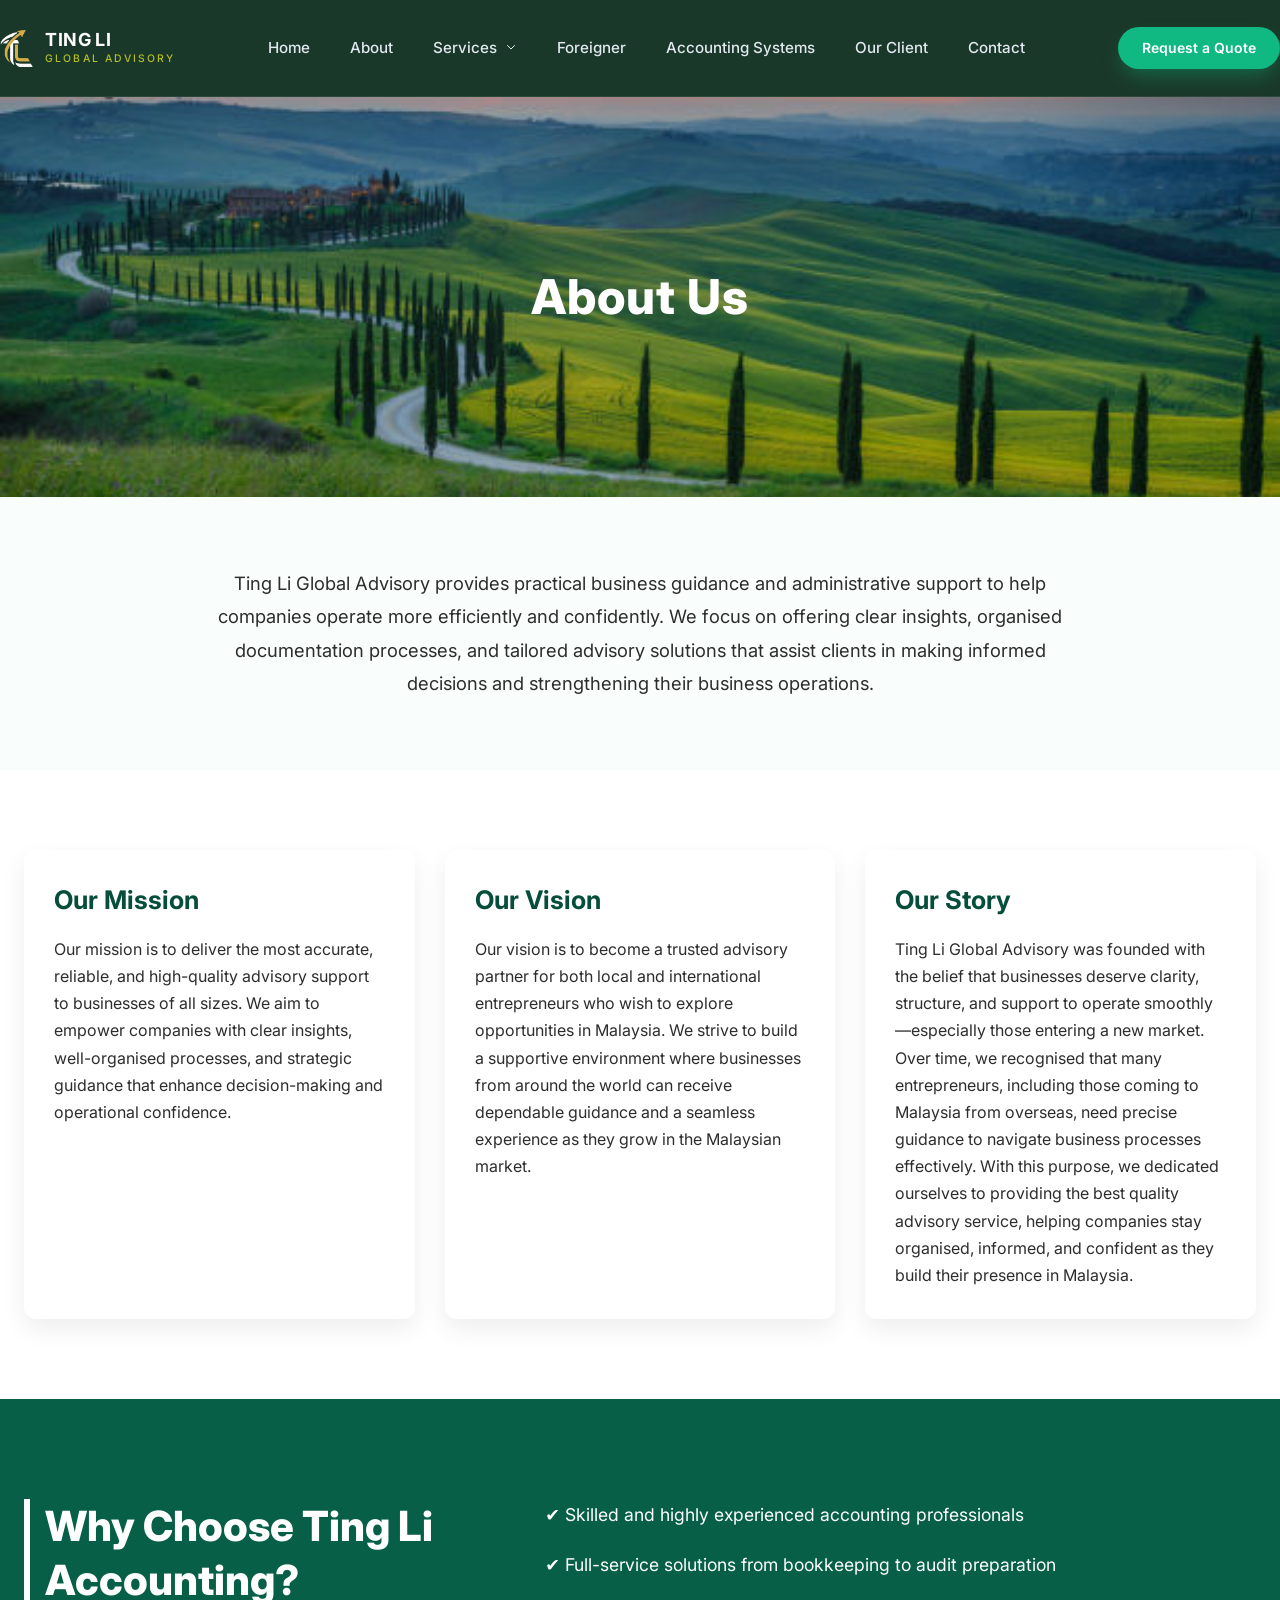
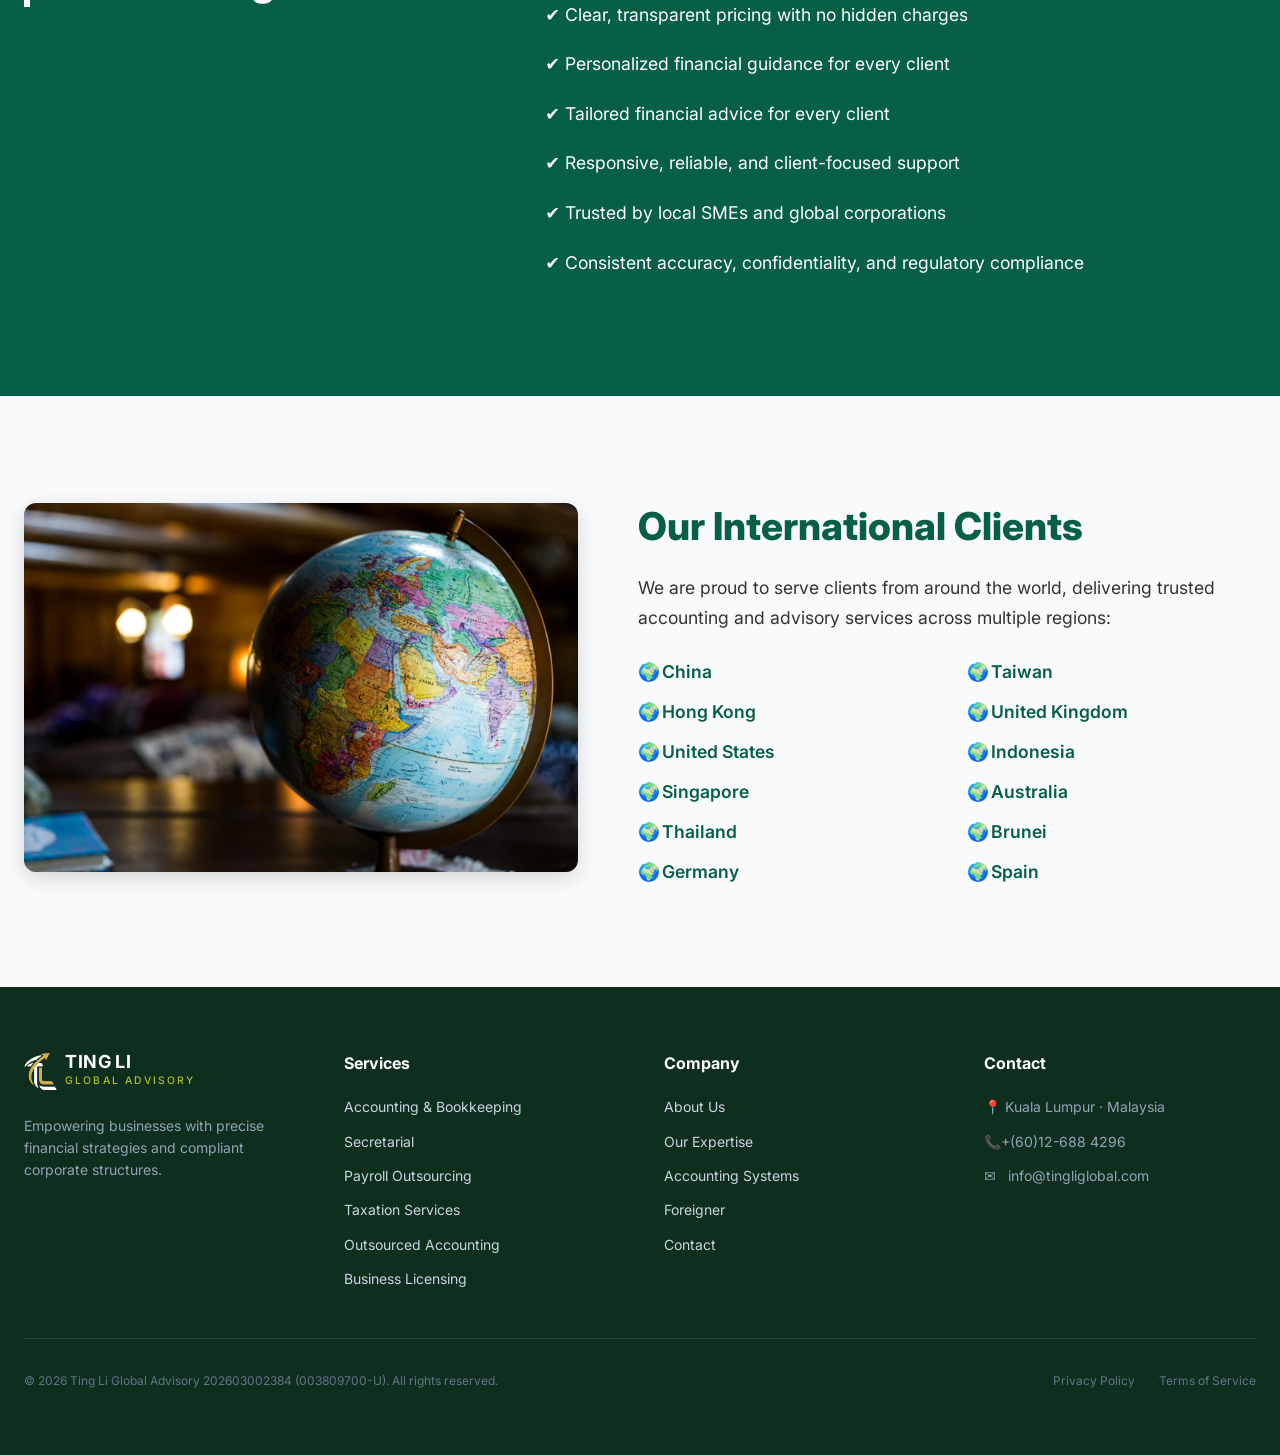
<file: about.html>
<!DOCTYPE html>
<html lang="en">
<head>
  <meta charset="utf-8" />
  <meta name="viewport" content="width=device-width, initial-scale=1" />
  <title>About - Ting Li Global Advisory</title>
  <link href="https://fonts.googleapis.com/css2?family=Inter:wght@300;400;500;600;700;800&display=swap" rel="stylesheet">
  <link rel="stylesheet" href="design.css" />
  <link rel="stylesheet" href="about.css" />
</head>
<body>
    
    <!-- ===== HEADER ===== -->
    <header class="site-header">
      <div class="container header-inner">
        
        <!-- Logo -->
        <a class="brand-logo" href="index.html">
            <img src="logo-short.png" alt="Ting Li Global Advvisory" class="logo-img">
            <div class="logo-text-group">
                <span class="logo-title">TING LI</span>
                <span class="logo-subtitle">Global Advisory</span>
            </div>
        </a>
    
        <!-- Desktop Nav -->
        <nav class="main-nav">
          <a href="index.html" class="nav-link">Home</a>
          <a href="about.html" class="nav-link">About</a>
          
          
          <!-- Dropdown -->
          <div class="nav-item-dropdown">
            <a href="#" class="nav-link dropdown-toggle">
                Services 
                <svg class="arrow-icon" fill="none" stroke="currentColor" viewBox="0 0 24 24"><path stroke-linecap="round" stroke-linejoin="round" stroke-width="2" d="M19 9l-7 7-7-7"></path></svg>
            </a>
            <div class="dropdown-menu">
                <a href="accounting.html" class="dropdown-item">Accounting & Bookkeeping</a>
                <a href="secretarial.html" class="dropdown-item">Company Secretarial</a>
                <a href="payroll.html" class="dropdown-item">Payroll Outsourcing</a>
                <a href="taxation.html" class="dropdown-item">Taxation Services</a>
                <a href="outsource.html" class="dropdown-item">Outsourced Accounting</a>
                <a href="license.html" class="dropdown-item">Business License</a>
                <div class="dropdown-divider"></div>
                <a href="services.html" class="dropdown-item highlight-link">All Services →</a>
            </div>
          </div>
          
          <a href="foreigner.html" class="nav-link">Foreigner</a>
          <a href="system.html" class="nav-link">Accounting Systems</a>
          <a href="client.html" class="nav-link">Our Client</a>
          <a href="contact.html" class="nav-link">Contact</a>
        </nav>
    
        <!-- CTA & Mobile -->
        <div class="header-actions">
            <a href="contact.html" class="btn btn-primary btn-sm">Request a Quote</a>
            <button class="mobile-menu-btn">
              <svg class="icon" fill="none" stroke="currentColor" viewBox="0 0 24 24"><path stroke-linecap="round" stroke-linejoin="round" stroke-width="2" d="M4 6h16M4 12h16M4 18h16"></path></svg>
            </button>
        </div>
      </div>
    </header>

  <main>
    <!-- ===== ABOUT US PAGE ===== -->
    <section class="about-banner">
      <img src="aboutbanner.jpg" alt="About TL Accounting">
      <div class="banner-text">
        <h1>About Us</h1>
      </div>
    </section>

    <section class="about-intro">
      <div class="container">
        <p>
          Ting Li Global Advisory provides practical business guidance and administrative support to help companies operate more efficiently and confidently. We focus on offering clear insights, organised documentation processes, and tailored advisory solutions that assist clients in making informed decisions and strengthening their business operations.
        </p>
      </div>
    </section>

    <section class="about-details">
      <div class="container mission-vision-story">
        <div class="detail-box">
          <h2>Our Mission</h2>
          <p>
            Our mission is to deliver the most accurate, reliable, and high-quality advisory support to businesses of all sizes. We aim to empower companies with clear insights, well-organised processes, and strategic guidance that enhance decision-making and operational confidence.
          </p>
        </div>

        <div class="detail-box">
          <h2>Our Vision</h2>
          <p>
            Our vision is to become a trusted advisory partner for both local and international entrepreneurs who wish to explore opportunities in Malaysia. We strive to build a supportive environment where businesses from around the world can receive dependable guidance and a seamless experience as they grow in the Malaysian market.
          </p>
        </div>

        <div class="detail-box">
          <h2>Our Story</h2>
          <p>
            Ting Li Global Advisory was founded with the belief that businesses deserve clarity, structure, and support to operate smoothly—especially those entering a new market. Over time, we recognised that many entrepreneurs, including those coming to Malaysia from overseas, need precise guidance to navigate business processes effectively. With this purpose, we dedicated ourselves to providing the best quality advisory service, helping companies stay organised, informed, and confident as they build their presence in Malaysia.
          </p>
        </div>
      </div>
    </section>

    <!-- ===== WHY CHOOSE HYCHANCE SECTION ===== -->
    <section class="why-hychance">
      <div class="container why-flex">
        
        <!-- Left side: title only -->
        <div class="why-title">
          <h2>Why Choose Ting Li Accounting?</h2>
        </div>

        <!-- Right side: content / points -->
        <div class="why-content">
          <ul class="why-list">
            <li>✔ Skilled and highly experienced accounting professionals</li>
            <li>✔ Full-service solutions from bookkeeping to audit preparation</li>
            <li>✔ Clear, transparent pricing with no hidden charges</li>
            <li>✔ Personalized financial guidance for every client</li>
            <li>✔ Tailored financial advice for every client</li>
            <li>✔ Responsive, reliable, and client-focused support</li>
            <li>✔ Trusted by local SMEs and global corporations</li>
            <li>✔ Consistent accuracy, confidentiality, and regulatory compliance</li>
          </ul>
        </div>

      </div>
    </section>

    <!-- ===== OUR INTERNATIONAL CLIENTS ===== -->
    <section class="international-clients">
      <div class="container clients-flex">
        
        <!-- Left: Photo -->
        <div class="clients-photo">
          <img src="clientsworld.jpg" alt="International Clients Map" />
        </div>

        <!-- Right: Title + Countries -->
        <div class="clients-text">
          <h2>Our International Clients</h2>
          <p>We are proud to serve clients from around the world, delivering trusted accounting and advisory services across multiple regions:</p>
          <ul class="country-list">
            <li>China</li>
            <li>Taiwan</li>
            <li>Hong Kong</li>
            <li>United Kingdom</li>
            <li>United States</li>
            <li>Indonesia</li>
            <li>Singapore</li>
            <li>Australia</li>
            <li>Thailand</li>
            <li>Brunei</li>
            <li>Germany</li>
            <li>Spain</li>
          </ul>
        </div>

      </div>
    </section>
  </main>

     <!-- ===== FOOTER ===== -->
    <footer class="site-footer">
      <div class="container">
        <div class="footer-grid">
          
          <!-- Brand -->
          <div class="footer-col brand-col">
            <div class="footer-brand">
               <img src="logo-short.png" alt="Ting Li Global Advisory" class="logo-img">
            <div class="logo-text-group">
                <span class="logo-title">TING LI</span>
                <span class="logo-subtitle">Global Advisory</span>
            </div>
            </div>
            <p class="footer-desc">
              Empowering businesses with precise financial strategies and compliant corporate structures.
            </p>
          </div>

          <!-- Links -->
          <div class="footer-col">
            <h4 class="footer-heading">Services</h4>
            <ul class="footer-links">
              <li><a href="accounting.html">Accounting & Bookkeeping</a></li>
              <li><a href="secretarial.html">Secretarial</a></li>
              <li><a href="payroll.html">Payroll Outsourcing</a></li>
              <li><a href="taxation.html">Taxation Services</a></li>
              <li><a href="outsource.html">Outsourced Accounting</a></li>
              <li><a href="license.html">Business Licensing</a></li>
              
            </ul>
          </div>

          <div class="footer-col">
            <h4 class="footer-heading">Company</h4>
            <ul class="footer-links">
              <li><a href="about.html">About Us</a></li>
              <li><a href="services.html">Our Expertise</a></li>
              <li><a href="system.html">Accounting Systems</a></li>
              <li><a href="foreigner.html">Foreigner</a></li>
              
              <li><a href="contact.html">Contact</a></li>
            </ul>
          </div>

          <!-- Contact -->
          <div class="footer-col">
          <h4 class="footer-heading">Contact</h4>
          <ul class="footer-contact">
            <li>
               <span>📍 Kuala Lumpur · Malaysia</span>
               <span><br></span>
            </li>
            <li>
               <span>📞+(60)12-688 4296</span>
               <span></span>
            </li>
            <li>
               <span>✉️</span>
               <span>info@tingliglobal.com</span>
            </li>
          </ul>
        </div>

        </div>

        <div class="footer-bottom">
          <p>&copy; 2026 Ting Li Global Advisory 202603002384 (003809700-U). All rights reserved.</p>
          <div class="footer-legal">
            <a href="#">Privacy Policy</a>
            <a href="#">Terms of Service</a>
          </div>
        </div>
      </div>
    </footer>
  <script src="design.js"></script>
</body>

</html>
</file>
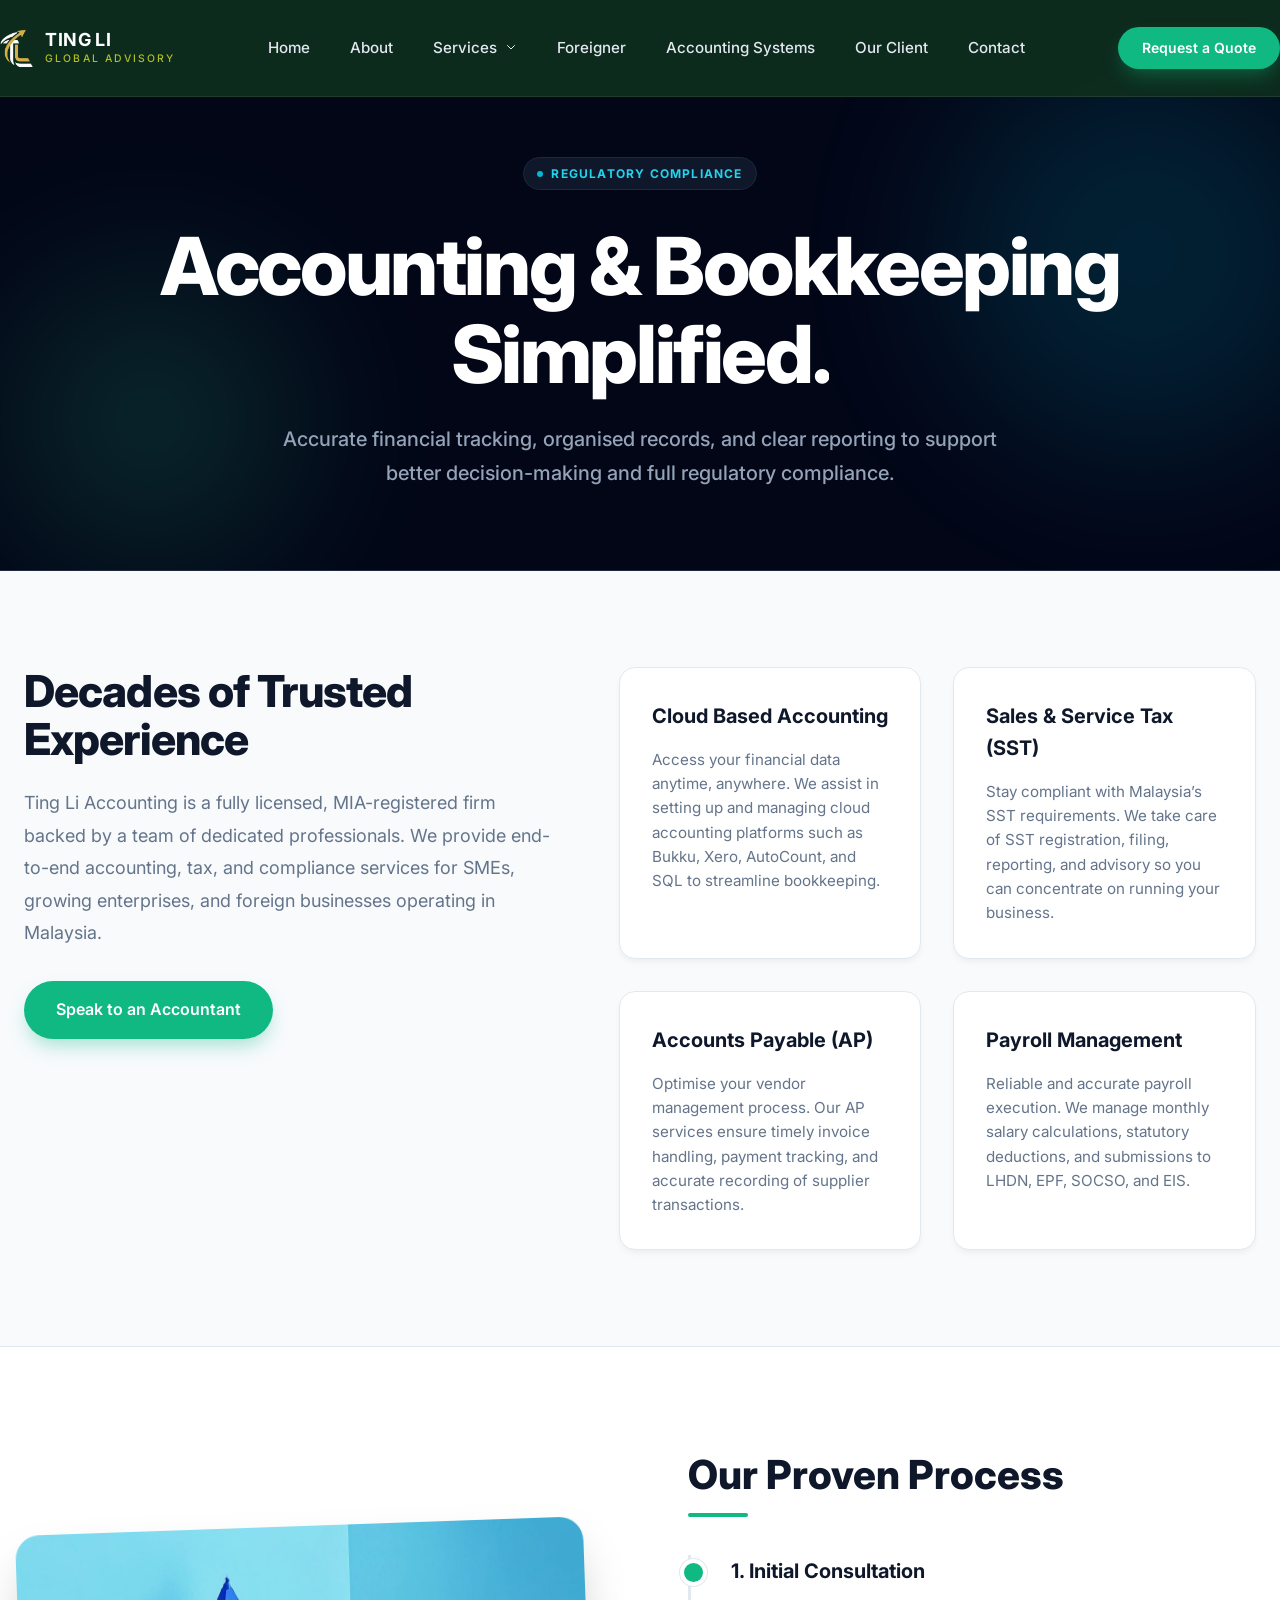
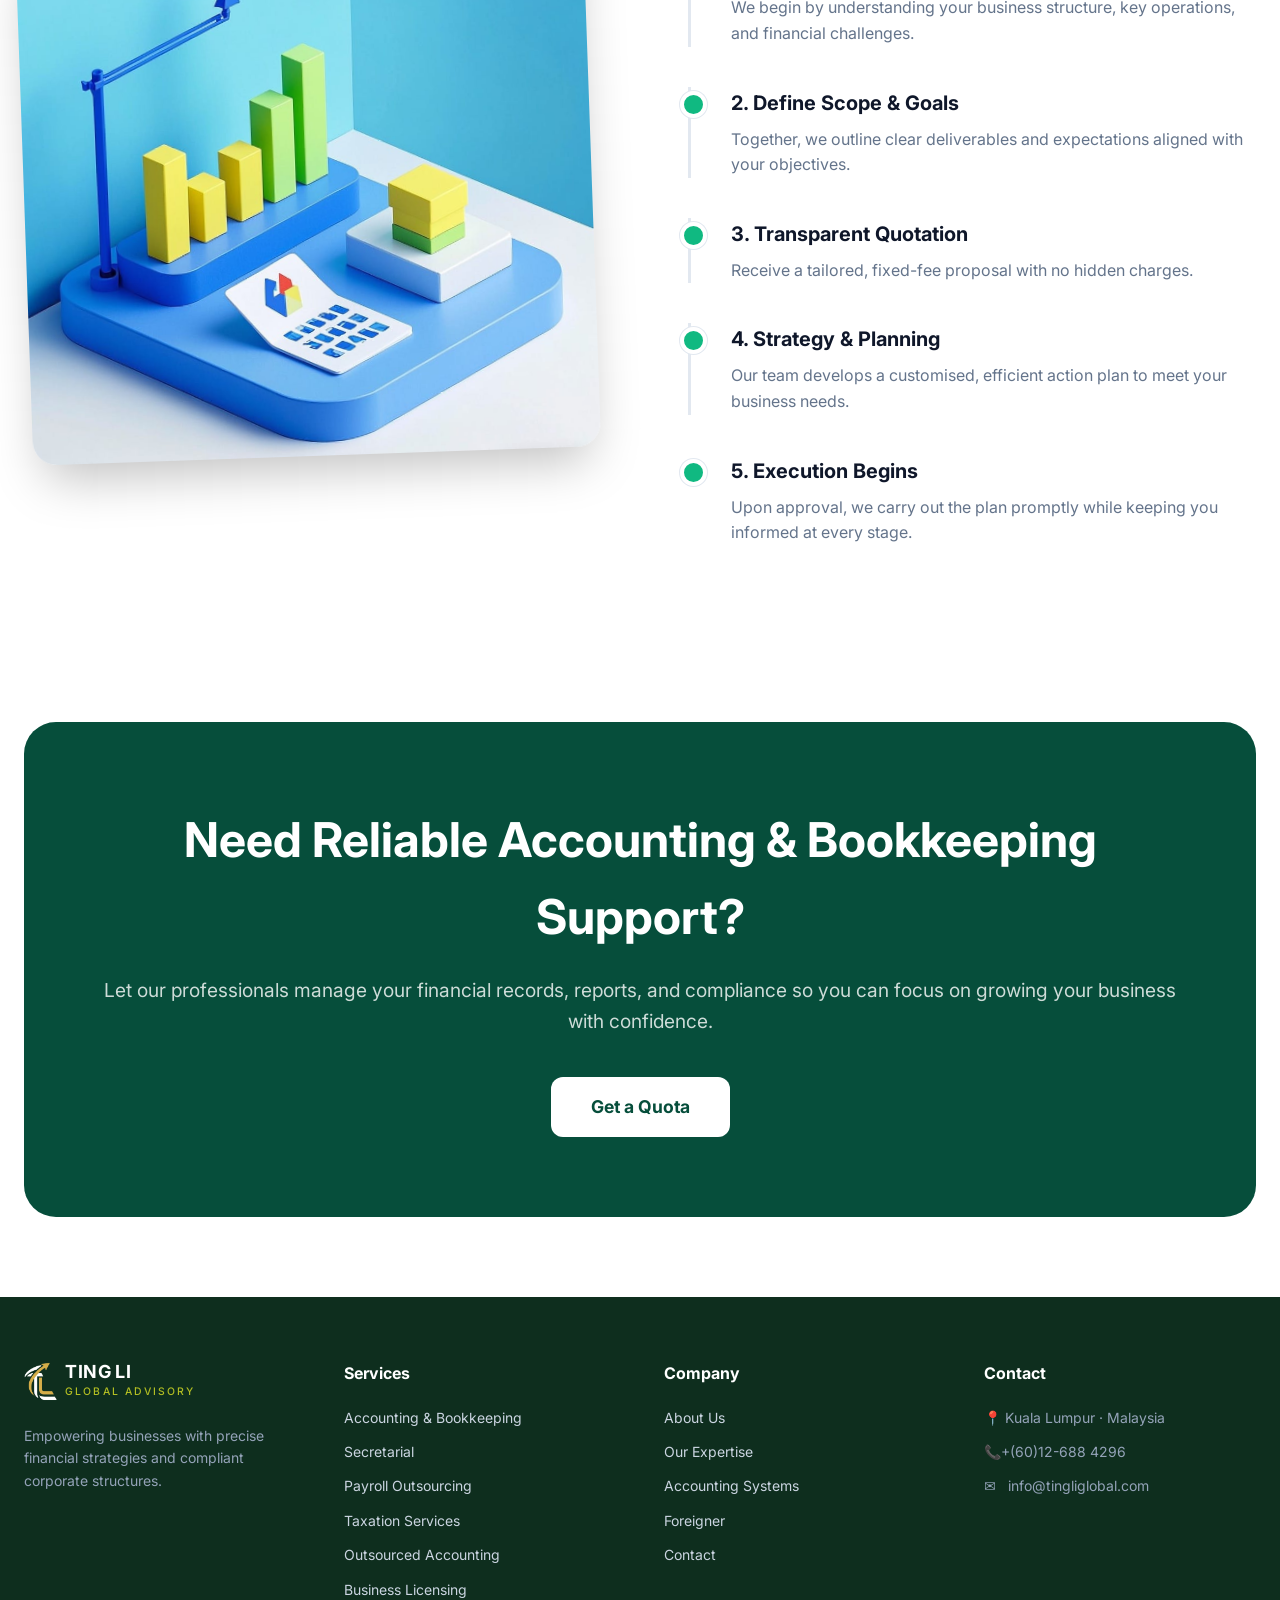
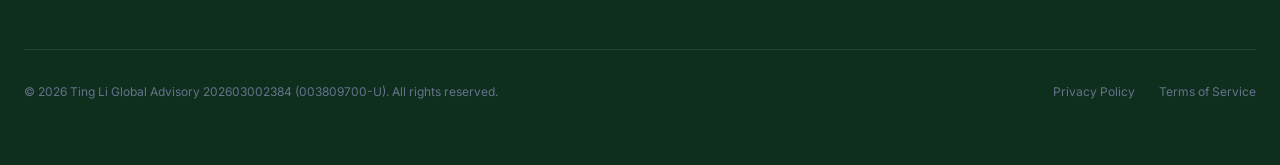
<file: accounting.html>
<!DOCTYPE html>
<html lang="en">
<head>
    <meta charset="UTF-8">
    <meta name="viewport" content="width=device-width, initial-scale=1.0">
    <title>Accounting & Bookkeeping Services - Ting Li Global Advisory</title>
    <!-- Fonts -->
    <link href="https://fonts.googleapis.com/css2?family=Inter:wght@300;400;500;600;700;800&display=swap" rel="stylesheet">
    
    <!-- Stylesheets -->
    <link rel="stylesheet" href="design.css">       <!-- Global Styles -->
    <link rel="stylesheet" href="system.css">      <!-- Shared Component Styles (CTA/Banner) -->
    <link rel="stylesheet" href="accounting.css">   <!-- Page Specific Styles -->
    <link rel="stylesheet" href="license.css"> 
</head>
<body>

    <!-- ===== HEADER ===== -->
    <header class="site-header">
      <div class="container header-inner">
        
        <!-- Logo -->
        <a class="brand-logo" href="index.html">
            <img src="logo-short.png" alt="Ting Li Global Advisory" class="logo-img">
            <div class="logo-text-group">
                <span class="logo-title">TING LI</span>
                <span class="logo-subtitle">Global Advisory</span>
            </div>
        </a>
    
        <!-- Desktop Nav -->
        <nav class="main-nav">
          <a href="index.html" class="nav-link">Home</a>
          <a href="about.html" class="nav-link">About</a>
          
          
          <!-- Dropdown -->
          <div class="nav-item-dropdown">
            <a href="#" class="nav-link dropdown-toggle">
                Services 
                <svg class="arrow-icon" fill="none" stroke="currentColor" viewBox="0 0 24 24"><path stroke-linecap="round" stroke-linejoin="round" stroke-width="2" d="M19 9l-7 7-7-7"></path></svg>
            </a>
            <div class="dropdown-menu">
                <a href="accounting.html" class="dropdown-item">Accounting & Bookkeeping</a>
                <a href="secretarial.html" class="dropdown-item">Company Secretarial</a>
                <a href="payroll.html" class="dropdown-item">Payroll Outsourcing</a>
                <a href="taxation.html" class="dropdown-item">Taxation Services</a>
                <a href="outsource.html" class="dropdown-item">Outsourced Accounting</a>
                <a href="license.html" class="dropdown-item">Business License</a>
                <div class="dropdown-divider"></div>
                <a href="services.html" class="dropdown-item highlight-link">All Services →</a>
            </div>
          </div>
          
          <a href="foreigner.html" class="nav-link">Foreigner</a>
          <a href="system.html" class="nav-link">Accounting Systems</a>
          <a href="client.html" class="nav-link">Our Client</a>
          <a href="contact.html" class="nav-link">Contact</a>
        </nav>
    
        <!-- CTA & Mobile -->
        <div class="header-actions">
            <a href="contact.html" class="btn btn-primary btn-sm">Request a Quote</a>
            <button class="mobile-menu-btn">
              <svg class="icon" fill="none" stroke="currentColor" viewBox="0 0 24 24"><path stroke-linecap="round" stroke-linejoin="round" stroke-width="2" d="M4 6h16M4 12h16M4 18h16"></path></svg>
            </button>
        </div>
      </div>
    </header>

 
    <!-- ===== LICENSE BANNER ===== -->
    <section class="license-banner">
      <!-- Background Effects -->
      <div class="license-banner-glow glow-1"></div>
      <div class="license-banner-glow glow-2"></div>

      <div class="container license-banner-content">
        <div class="license-banner-badge">
           <span class="license-banner-dot"></span>
           Regulatory Compliance
        </div>
        <h1 class="license-banner-title">
          Accounting & Bookkeeping <br/>
          <span class="license-banner-gradient">Simplified.</span>
        </h1>
        <p class="license-banner-description">
          Accurate financial tracking, organised records, and clear reporting to support better decision-making and full regulatory compliance.
      </div>
    </section>


    <!-- ==================== ACCOUNTING SERVICES SECTION ==================== -->
    <section class="acct-section">
        <div class="acct-container">

            <!-- LEFT SIDE TITLE & DESCRIPTION -->
            <div class="acct-left">
                <h2>Decades of Trusted Experience</h2>
                <p>Ting Li Accounting is a fully licensed, MIA-registered firm backed by a team of dedicated professionals. We provide end-to-end accounting, tax, and compliance services for SMEs, growing enterprises, and foreign businesses operating in Malaysia.</p>
                <a href="contact.html" class="btn btn-primary btn-lg">Speak to an Accountant</a>
            </div>

            <!-- RIGHT SIDE SERVICE BOXES -->
            <div class="acct-right">

                <div class="acct-box">
                    <h3>Cloud Based Accounting</h3>
                    <p>Access your financial data anytime, anywhere. We assist in setting up and managing cloud accounting platforms such as Bukku, Xero, AutoCount, and SQL to streamline bookkeeping.</p>
                </div>

                <div class="acct-box">
                    <h3>Sales & Service Tax (SST)</h3>
                    <p>Stay compliant with Malaysia’s SST requirements. We take care of SST registration, filing, reporting, and advisory so you can concentrate on running your business.</p>
                </div>

                <div class="acct-box">
                    <h3>Accounts Payable (AP)</h3>
                    <p>Optimise your vendor management process. Our AP services ensure timely invoice handling, payment tracking, and accurate recording of supplier transactions.</p>
                </div>

                <div class="acct-box">
                    <h3>Payroll Management</h3>
                    <p>Reliable and accurate payroll execution. We manage monthly salary calculations, statutory deductions, and submissions to LHDN, EPF, SOCSO, and EIS.</p>
                </div>

            </div>

        </div>
    </section>


    <!-- ==================== OUR PROVEN PROCESS ==================== -->
    <section class="process-section">
        <div class="process-container">

            <!-- LEFT SIDE IMAGE -->
            <div class="process-image">
                <img src="process-photo.jpeg" alt="Proven Process">
            </div>

            <!-- RIGHT SIDE CONTENT -->
            <div class="process-content">
                <h2>Our Proven Process</h2>

                <div class="process-step">
                    <h3>1. Initial Consultation</h3>
                    <p>We begin by understanding your business structure, key operations, and financial challenges.</p>
                </div>

                <div class="process-step">
                    <h3>2. Define Scope & Goals</h3>
                    <p>Together, we outline clear deliverables and expectations aligned with your objectives.</p>
                </div>

                <div class="process-step">
                    <h3>3. Transparent Quotation</h3>
                    <p>Receive a tailored, fixed-fee proposal with no hidden charges.</p>
                </div>

                <div class="process-step">
                    <h3>4. Strategy & Planning</h3>
                    <p>Our team develops a customised, efficient action plan to meet your business needs.</p>
                </div>

                <div class="process-step">
                    <h3>5. Execution Begins</h3>
                    <p>Upon approval, we carry out the plan promptly while keeping you informed at every stage.</p>
                </div>
            </div>

        </div>
    </section>


   

    <!-- ===== CTA SECTION ===== -->
    <section class="system-cta">
      <div class="container">
        <div class="cta-box">
          <h2>Need Reliable Accounting & Bookkeeping Support?</h2>
          <p>Let our professionals manage your financial records, reports, and compliance so you can focus on growing your business with confidence.</p>
          <a href="contact.html" class="btn btn-white">Get a Quota</a>
        </div>
      </div>
    </section>
  </main>


     <!-- ===== FOOTER ===== -->
    <footer class="site-footer">
      <div class="container">
        <div class="footer-grid">
          
          <!-- Brand -->
          <div class="footer-col brand-col">
            <div class="footer-brand">
               <img src="logo-short.png" alt="Ting Li Global Advisory" class="logo-img">
            <div class="logo-text-group">
                <span class="logo-title">TING LI</span>
                <span class="logo-subtitle">Global Advisory</span>
            </div>
            </div>
            <p class="footer-desc">
              Empowering businesses with precise financial strategies and compliant corporate structures.
            </p>
          </div>

          <!-- Links -->
          <div class="footer-col">
            <h4 class="footer-heading">Services</h4>
            <ul class="footer-links">
              <li><a href="accounting.html">Accounting & Bookkeeping</a></li>
              <li><a href="secretarial.html">Secretarial</a></li>
              <li><a href="payroll.html">Payroll Outsourcing</a></li>
              <li><a href="taxation.html">Taxation Services</a></li>
              <li><a href="outsource.html">Outsourced Accounting</a></li>
              <li><a href="license.html">Business Licensing</a></li>
            </ul>
          </div>

          <div class="footer-col">
            <h4 class="footer-heading">Company</h4>
            <ul class="footer-links">
              <li><a href="about.html">About Us</a></li>
              <li><a href="services.html">Our Expertise</a></li>
              <li><a href="system.html">Accounting Systems</a></li>
              <li><a href="foreigner.html">Foreigner</a></li>
              
              <li><a href="contact.html">Contact</a></li>
            </ul>
          </div>

          <!-- Contact -->
          <div class="footer-col">
          <h4 class="footer-heading">Contact</h4>
          <ul class="footer-contact">
            <li>
               <span>📍 Kuala Lumpur · Malaysia</span>
               <span><br></span>
            </li>
            <li>
               <span>📞+(60)12-688 4296</span>
               <span></span>
            </li>
            <li>
               <span>✉️</span>
               <span>info@tingliglobal.com</span>
            </li>
          </ul>
        </div>

        </div>

        <div class="footer-bottom">
          <p>&copy; 2026 Ting Li Global Advisory 202603002384 (003809700-U). All rights reserved.</p>
          <div class="footer-legal">
            <a href="#">Privacy Policy</a>
            <a href="#">Terms of Service</a>
          </div>
        </div>
      </div>
    </footer>
   <script src="design.js"></script>
</body>

</html>
</file>
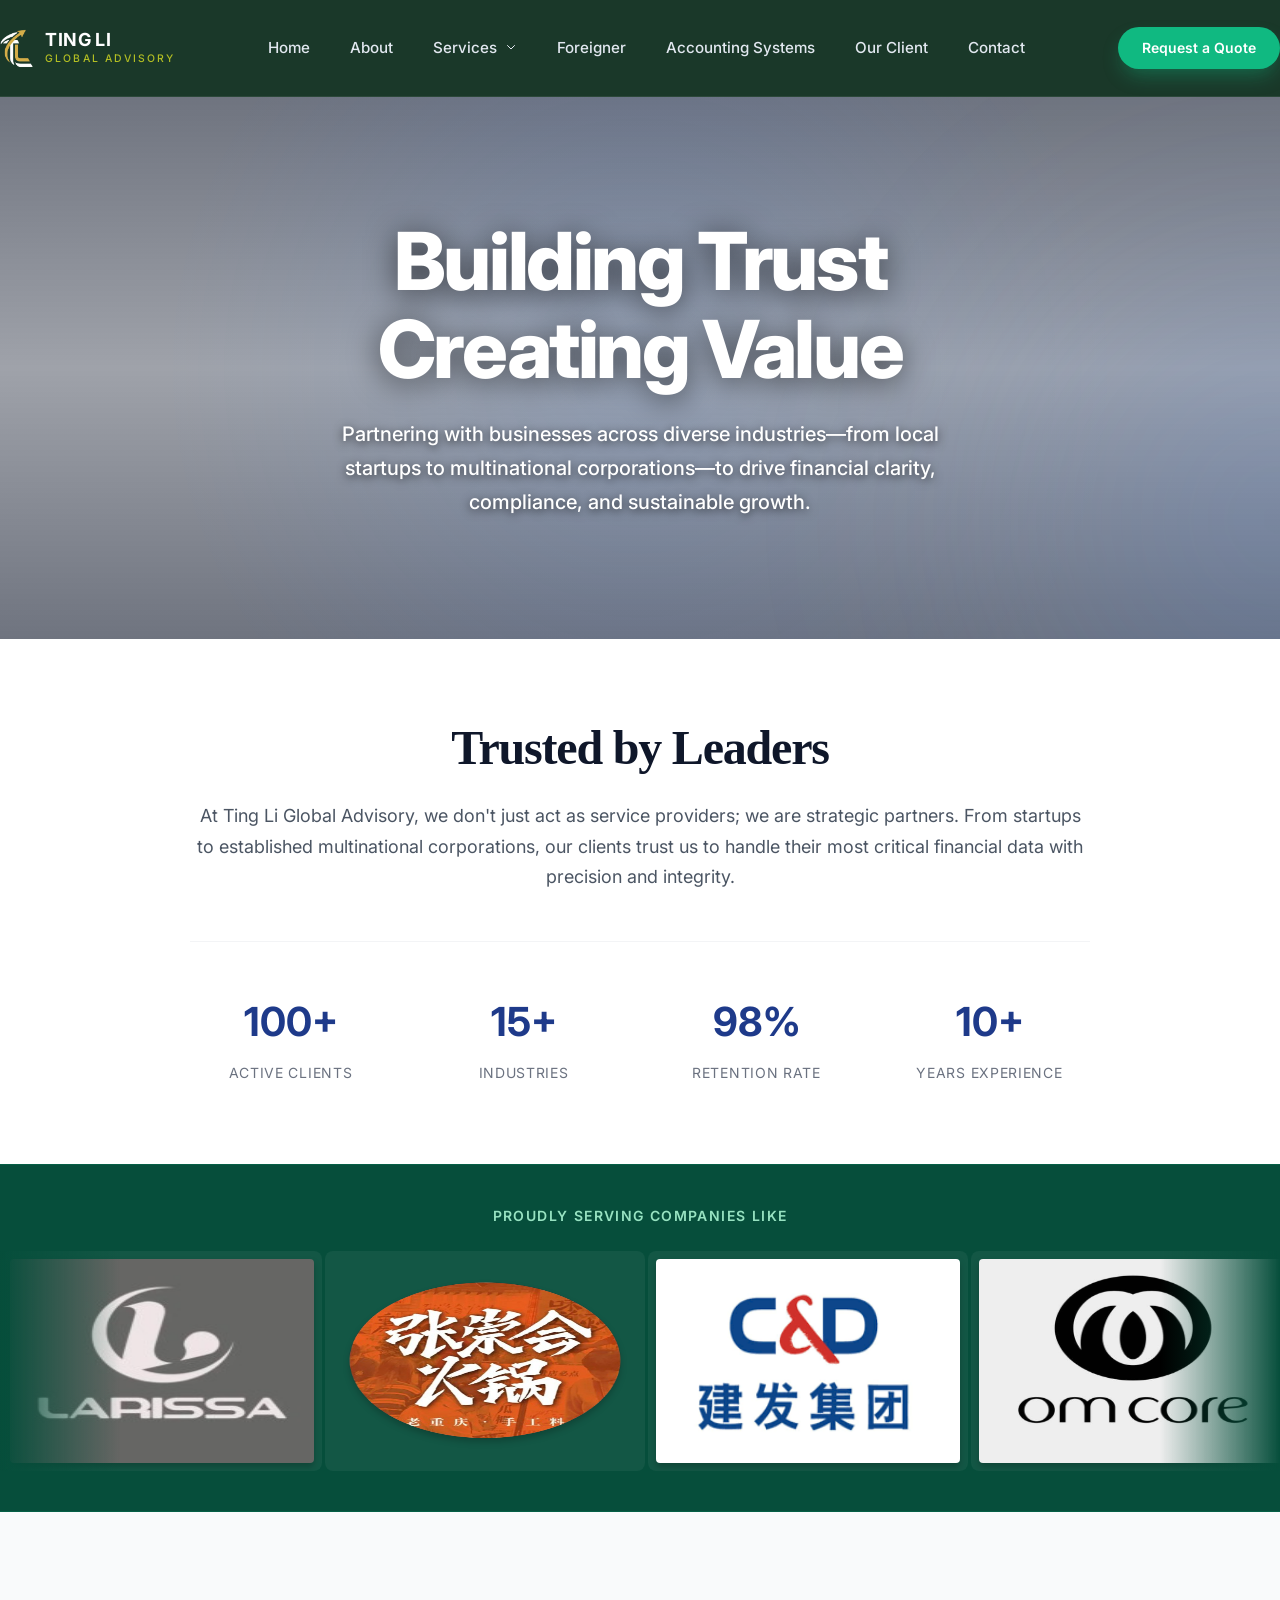
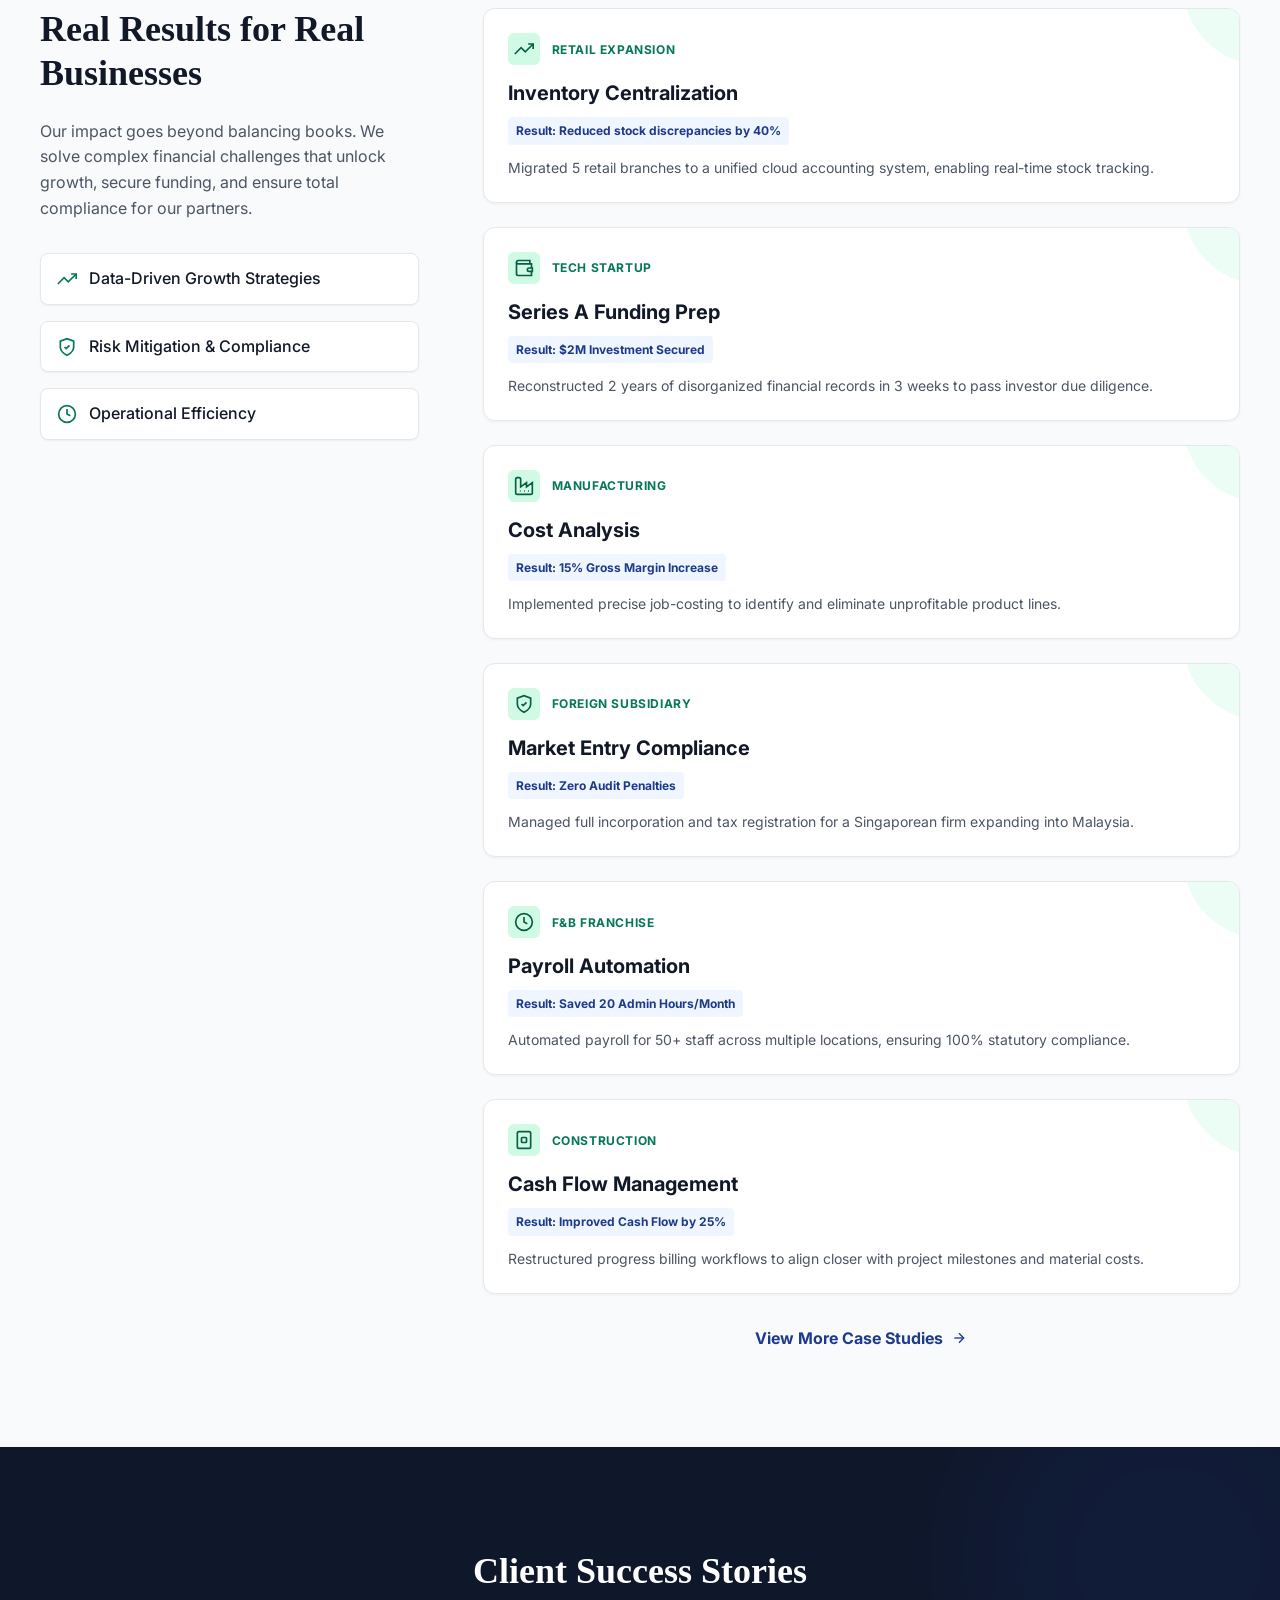
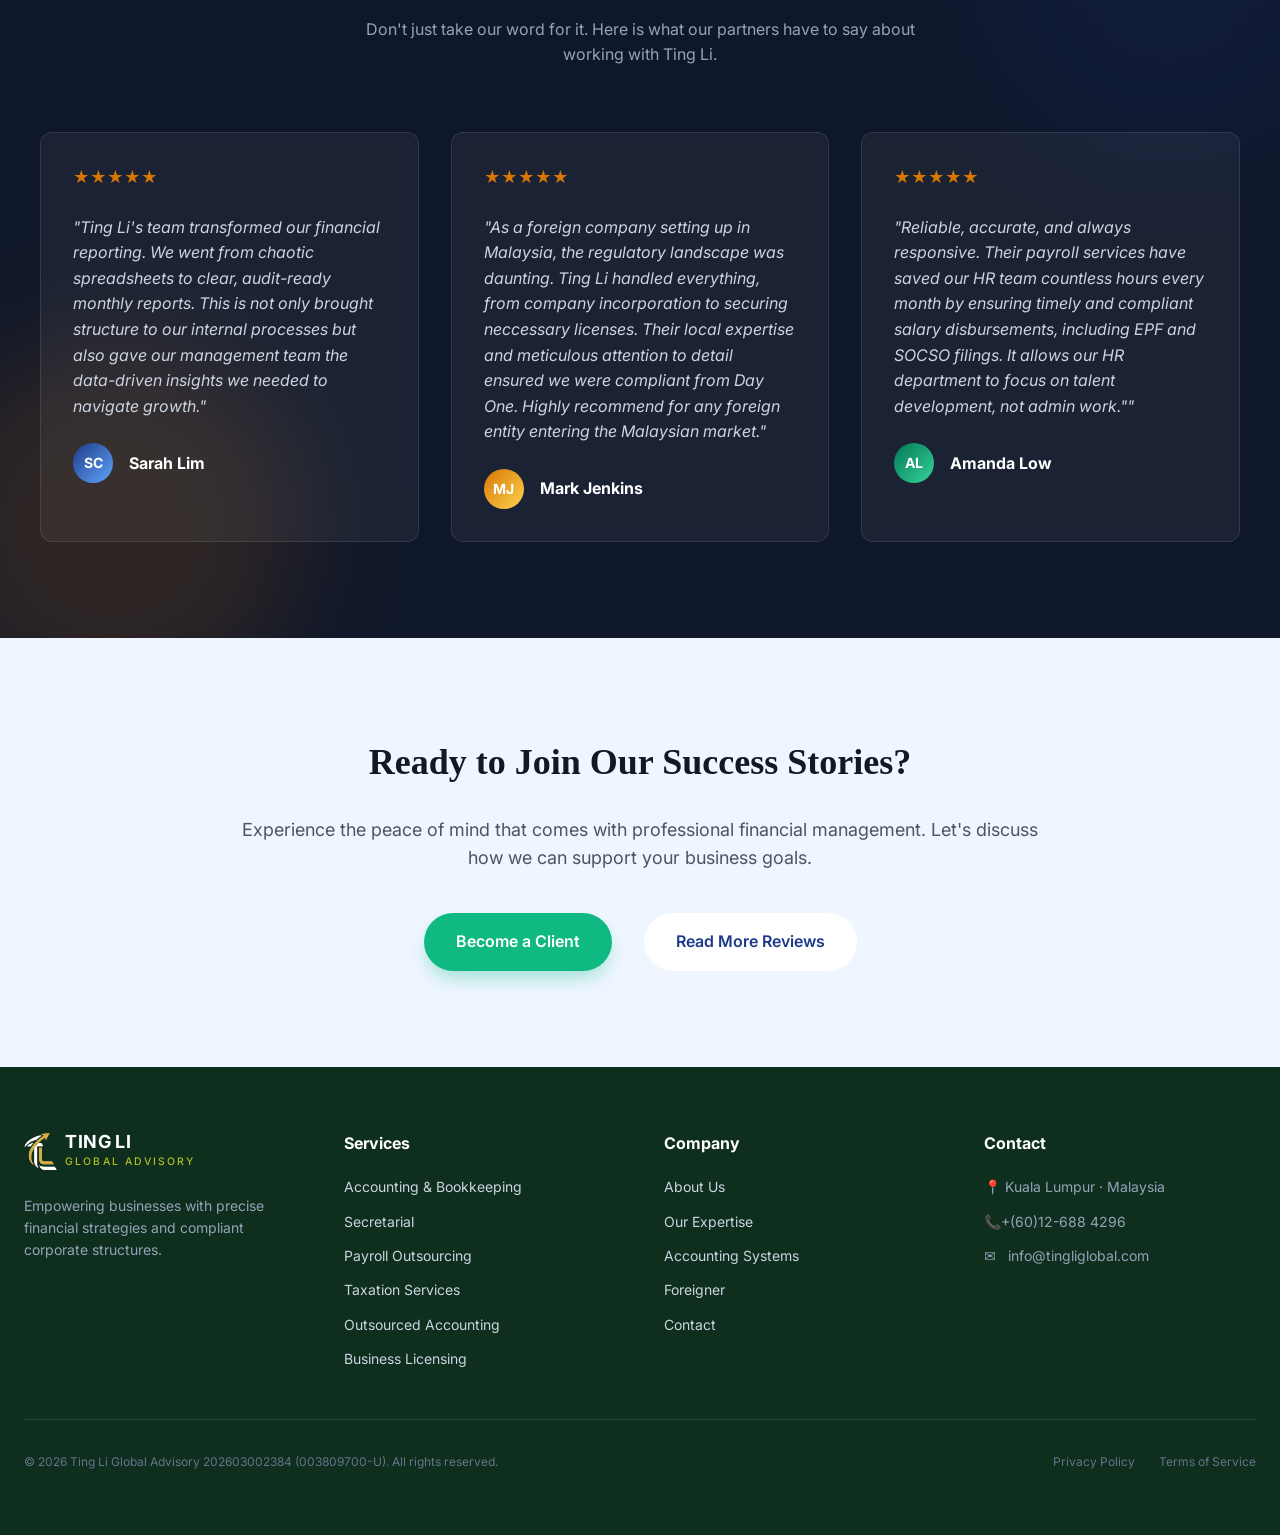
<file: client.html>
<!DOCTYPE html>
<html lang="en">
<head>
    <meta charset="UTF-8">
    <meta name="viewport" content="width=device-width, initial-scale=1.0">
    <title>Our Clients - Ting Li Global Advisory</title>
    <!-- Fonts -->
    <link href="https://fonts.googleapis.com/css2?family=Inter:wght@300;400;500;600;700;800&family=Georgia&display=swap" rel="stylesheet">
    
    
    
    <!-- Custom Page Styles -->
    <link rel="stylesheet" href="client.css">
    <link rel="stylesheet" href="design.css">
</head>
<body class="font-sans text-text antialiased flex flex-col min-h-screen">

    <!-- ===== HEADER ===== -->
    <header class="site-header">
      <div class="container header-inner">
        
        <!-- Logo -->
        <a class="brand-logo" href="index.html">
            <img src="logo-short.png" alt="Ting Li Logo" class="logo-img">
            <div class="logo-text-group">
                <span class="logo-title">TING LI</span>
                <span class="logo-subtitle">Global Advisory</span>
            </div>
        </a>
    
        <!-- Desktop Nav -->
        <nav class="main-nav">
          <a href="index.html" class="nav-link">Home</a>
          <a href="about.html" class="nav-link">About</a>
          
          
          <!-- Dropdown -->
          <div class="nav-item-dropdown">
            <a href="#" class="nav-link dropdown-toggle">
                Services 
                <svg class="arrow-icon" fill="none" stroke="currentColor" viewBox="0 0 24 24"><path stroke-linecap="round" stroke-linejoin="round" stroke-width="2" d="M19 9l-7 7-7-7"></path></svg>
            </a>
            <div class="dropdown-menu">
                <a href="accounting.html" class="dropdown-item">Accounting & Bookkeeping</a>
                <a href="secretarial.html" class="dropdown-item">Company Secretarial</a>
                <a href="payroll.html" class="dropdown-item">Payroll Outsourcing</a>
                <a href="taxation.html" class="dropdown-item">Taxation Services</a>
                <a href="outsource.html" class="dropdown-item">Outsourced Accounting</a>
                <a href="license.html" class="dropdown-item">Business License</a>
                <div class="dropdown-divider"></div>
                <a href="services.html" class="dropdown-item highlight-link">All Services →</a>
            </div>
          </div>
          
          <a href="foreigner.html" class="nav-link">Foreigner</a>
          <a href="system.html" class="nav-link">Accounting Systems</a>
          <a href="client.html" class="nav-link">Our Client</a>
          <a href="contact.html" class="nav-link">Contact</a>
        </nav>
    
        <!-- CTA & Mobile -->
        <div class="header-actions">
            <a href="contact.html" class="btn btn-primary btn-sm">Request a Quote</a>
            <button class="mobile-menu-btn">
              <svg class="icon" fill="none" stroke="currentColor" viewBox="0 0 24 24"><path stroke-linecap="round" stroke-linejoin="round" stroke-width="2" d="M4 6h16M4 12h16M4 18h16"></path></svg>
            </button>
        </div>
      </div>
    </header>


    <!-- ===== MAIN CONTENT (Semantic HTML + Custom CSS) ===== -->
    <main class="flex-grow">
        
        <!-- Banner Section (Redesigned Split Layout) -->
        <section class="client-banner">
            <div class="banner-bg-gradient"></div>
            
            <div class="container banner-grid-layout">
                <!-- Left Column: Content -->
                <div class="banner-content fade-in-up">
                    <h1>Building Trust <br/><span class="text-highlight">Creating Value</span></h1>
                    <p>Partnering with businesses across diverse industries—from local startups to multinational corporations—to drive financial clarity, compliance, and sustainable growth.</p>
                </div>

                <!-- Right Column: Visual -->
                <div class="banner-visual fade-in-up" style="animation-delay: 0.2s;">
                    <div class="visual-glow"></div>
                </div>
            </div>
        </section>

        <!-- Intro Section -->
        <section class="clients-intro">
            <div class="intro-container">
                <h2 class="section-title">Trusted by Leaders</h2>
                <p class="intro-text">
                    At Ting Li Global Advisory, we don't just act as service providers; we are strategic partners. 
                    From startups to established multinational corporations, our clients trust us to handle their 
                    most critical financial data with precision and integrity.
                </p>

                <div class="stats-grid">
                    <div class="stat-item">
                        <h3>100+</h3>
                        <p>Active Clients</p>
                    </div>
                    <div class="stat-item">
                        <h3>15+</h3>
                        <p>Industries</p>
                    </div>
                    <div class="stat-item">
                        <h3>98%</h3>
                        <p>Retention Rate</p>
                    </div>
                    <div class="stat-item">
                        <h3>10+</h3>
                        <p>Years Experience</p>
                    </div>
                </div>
            </div>
        </section>

        <!-- Logo Scroll Section -->
        <section class="logo-section">
            <div class="logo-header">
                <p>Proudly serving companies like</p>
            </div>
            <div class="scroll-wrapper">
                <div class="logo-track">
                    <!-- 
                       SCROLL ANIMATION FIX:
                       The set of 4 logos is duplicated 4 times (Total 16 items).
                       This ensures that even on wide screens, there is enough content 
                       to scroll smoothly without gaps before the animation loops.
                    -->

                    <!-- === SET 1 === -->
                    <div class="client-logo-item">
                        <img src="logoslarissa.jpeg" alt="Larissa">
                    </div>
                    <div class="client-logo-item">
                        <img src="logoszhang.png" alt="Zhang Chong Hui">
                    </div>
                    <div class="client-logo-item">
                        <img src="logoscd-group.png" alt="C&D">
                    </div>
                    <div class="client-logo-item">
                        <img src="logosom-core.jpeg" alt="om core">
                    </div>

                    <!-- === SET 2 === -->
                    <div class="client-logo-item"><img src="logoslarissa.jpeg" alt="Larissa"></div>
                    <div class="client-logo-item"><img src="logoszhang.png" alt="Zhang Chong Hui"></div>
                    <div class="client-logo-item"><img src="logoscd-group.png" alt="C&D"></div>
                    <div class="client-logo-item"><img src="logosom-core.jpeg" alt="om core"></div>

                    <!-- === SET 3 === -->
                    <div class="client-logo-item"><img src="logoslarissa.jpeg" alt="Larissa"></div>
                    <div class="client-logo-item"><img src="logoszhang.png" alt="Zhang Chong Hui"></div>
                    <div class="client-logo-item"><img src="logoscd-group.png" alt="C&D"></div>
                    <div class="client-logo-item"><img src="logosom-core.jpeg" alt="om core"></div>

                    <!-- === SET 4 === -->
                    <div class="client-logo-item"><img src="logoslarissa.jpeg" alt="Larissa"></div>
                    <div class="client-logo-item"><img src="logoszhang.png" alt="Zhang Chong Hui"></div>
                    <div class="client-logo-item"><img src="logoscd-group.png" alt="C&D"></div>
                    <div class="client-logo-item"><img src="logosom-core.jpeg" alt="om core"></div>

                </div>
            </div>
        </section>

        <!-- Real Results Section -->
        <section class="results-section">
            <div class="results-layout">
                
                <!-- Sticky Sidebar -->
                <div class="results-sidebar">
                    <div class="sticky-content">
                        <h2>Real Results for Real Businesses</h2>
                        <p>Our impact goes beyond balancing books. We solve complex financial challenges that unlock growth, secure funding, and ensure total compliance for our partners.</p>
                        
                        <div class="features-list">
                            <div class="features-item">
                                <!-- Trending Up Icon -->
                                <svg class="features-icon" width="20" height="20" viewBox="0 0 24 24" fill="none" stroke="currentColor" stroke-width="2"><polyline points="23 6 13.5 15.5 8.5 10.5 1 18"/><polyline points="17 6 23 6 23 12"/></svg>
                                <span>Data-Driven Growth Strategies</span>
                            </div>
                            <div class="features-item">
                                <!-- Shield Check Icon -->
                                <svg class="features-icon" width="20" height="20" viewBox="0 0 24 24" fill="none" stroke="currentColor" stroke-width="2"><path d="M12 22s8-4 8-10V5l-8-3-8 3v7c0 6 8 10 8 10z"/><path d="m9 12 2 2 4-4"/></svg>
                                <span>Risk Mitigation & Compliance</span>
                            </div>
                            <div class="features-item">
                                <!-- Clock Icon -->
                                <svg class="features-icon" width="20" height="20" viewBox="0 0 24 24" fill="none" stroke="currentColor" stroke-width="2"><circle cx="12" cy="12" r="10"/><polyline points="12 6 12 12 16 14"/></svg>
                                <span>Operational Efficiency</span>
                            </div>
                        </div>
                    </div>
                </div>

                <!-- Cards Grid -->
                <div class="results-grid-container">
                    <div class="results-grid">
                        
                        <!-- Card 1 -->
                        <div class="case-study-card">
                            <div class="card-deco"></div>
                            <div class="card-header">
                                <div class="icon-box">
                                    <svg width="20" height="20" viewBox="0 0 24 24" fill="none" stroke="currentColor" stroke-width="2"><polyline points="23 6 13.5 15.5 8.5 10.5 1 18"/><polyline points="17 6 23 6 23 12"/></svg>
                                </div>
                                <span class="card-category">Retail Expansion</span>
                            </div>
                            <h3>Inventory Centralization</h3>
                            <div class="result-tag">Result: Reduced stock discrepancies by 40%</div>
                            <p>Migrated 5 retail branches to a unified cloud accounting system, enabling real-time stock tracking.</p>
                        </div>

                        <!-- Card 2 -->
                        <div class="case-study-card">
                            <div class="card-deco"></div>
                            <div class="card-header">
                                <div class="icon-box">
                                    <svg width="20" height="20" viewBox="0 0 24 24" fill="none" stroke="currentColor" stroke-width="2"><path d="M21 12V7H5a2 2 0 0 1 0-4h14v4"/><path d="M3 5v14a2 2 0 0 0 2 2h16v-5"/><path d="M18 12a2 2 0 0 0 0 4h4v-4Z"/></svg>
                                </div>
                                <span class="card-category">Tech Startup</span>
                            </div>
                            <h3>Series A Funding Prep</h3>
                            <div class="result-tag">Result: $2M Investment Secured</div>
                            <p>Reconstructed 2 years of disorganized financial records in 3 weeks to pass investor due diligence.</p>
                        </div>

                        <!-- Card 3 -->
                        <div class="case-study-card">
                            <div class="card-deco"></div>
                            <div class="card-header">
                                <div class="icon-box">
                                    <svg width="20" height="20" viewBox="0 0 24 24" fill="none" stroke="currentColor" stroke-width="2"><path d="M2 20a2 2 0 0 0 2 2h16a2 2 0 0 0 2-2V8l-7 5V8l-7 5V4a2 2 0 0 0-2-2H4a2 2 0 0 0-2 2Z"/><path d="M17 18h1"/><path d="M12 18h1"/><path d="M7 18h1"/></svg>
                                </div>
                                <span class="card-category">Manufacturing</span>
                            </div>
                            <h3>Cost Analysis</h3>
                            <div class="result-tag">Result: 15% Gross Margin Increase</div>
                            <p>Implemented precise job-costing to identify and eliminate unprofitable product lines.</p>
                        </div>

                        <!-- Card 4 -->
                        <div class="case-study-card">
                            <div class="card-deco"></div>
                            <div class="card-header">
                                <div class="icon-box">
                                    <svg width="20" height="20" viewBox="0 0 24 24" fill="none" stroke="currentColor" stroke-width="2"><path d="M12 22s8-4 8-10V5l-8-3-8 3v7c0 6 8 10 8 10z"/><path d="m9 12 2 2 4-4"/></svg>
                                </div>
                                <span class="card-category">Foreign Subsidiary</span>
                            </div>
                            <h3>Market Entry Compliance</h3>
                            <div class="result-tag">Result: Zero Audit Penalties</div>
                            <p>Managed full incorporation and tax registration for a Singaporean firm expanding into Malaysia.</p>
                        </div>

                        <!-- Card 5 -->
                         <div class="case-study-card">
                            <div class="card-deco"></div>
                            <div class="card-header">
                                <div class="icon-box">
                                    <svg width="20" height="20" viewBox="0 0 24 24" fill="none" stroke="currentColor" stroke-width="2"><circle cx="12" cy="12" r="10"/><polyline points="12 6 12 12 16 14"/></svg>
                                </div>
                                <span class="card-category">F&B Franchise</span>
                            </div>
                            <h3>Payroll Automation</h3>
                            <div class="result-tag">Result: Saved 20 Admin Hours/Month</div>
                            <p>Automated payroll for 50+ staff across multiple locations, ensuring 100% statutory compliance.</p>
                        </div>

                         <!-- Card 6 -->
                         <div class="case-study-card">
                            <div class="card-deco"></div>
                            <div class="card-header">
                                <div class="icon-box">
                                    <svg width="20" height="20" viewBox="0 0 24 24" fill="none" stroke="currentColor" stroke-width="2"><rect x="4" y="2" width="16" height="20" rx="2" ry="2"/><line x1="9" y1="22" x2="9" y2="22"/><line x1="15" y1="22" x2="15" y2="22"/><line x1="12" y1="22" x2="12" y2="22"/><path d="M9 10a1 1 0 0 1 1-1h4a1 1 0 0 1 1 1v4a1 1 0 0 1-1 1h-4a1 1 0 0 1-1-1v-4Z"/></svg>
                                </div>
                                <span class="card-category">Construction</span>
                            </div>
                            <h3>Cash Flow Management</h3>
                            <div class="result-tag">Result: Improved Cash Flow by 25%</div>
                            <p>Restructured progress billing workflows to align closer with project milestones and material costs.</p>
                        </div>

                    </div>
                    
                    <div class="text-center">
                        <a href="#" class="view-more-link">
                            View More Case Studies 
                            <svg width="16" height="16" viewBox="0 0 24 24" fill="none" stroke="currentColor" stroke-width="2"><path d="M5 12h14"/><path d="m12 5 7 7-7 7"/></svg>
                        </a>
                    </div>
                </div>
            </div>
        </section>

        <!-- Testimonials Section -->
        <section class="testimonials-section">
            <div class="testimonial-deco-1"></div>
            <div class="testimonial-deco-2"></div>
            
            <div class="testimonials-container">
                <div class="testimonials-header">
                    <h2>Client Success Stories</h2>
                    <p>Don't just take our word for it. Here is what our partners have to say about working with Ting Li.
                    </p>
                </div>

                <div class="testimonials-grid">
                    <!-- Review 1 -->
                    <div class="testimonial-card">
                        <div class="stars">★★★★★</div>
                        <p class="quote-text">"Ting Li's team transformed our financial reporting. We went from chaotic spreadsheets to clear, audit-ready monthly reports. This is not only brought structure to our internal processes but also gave our management team the data-driven insights we needed to navigate growth."</p>
                        <div class="client-profile">
                            <div class="avatar">SC</div>
                            <div class="client-info">
                                <h4>Sarah Lim</h4>
                                <p></p>
                            </div>
                        </div>
                    </div>

                    <!-- Review 2 -->
                    <div class="testimonial-card">
                        <div class="stars">★★★★★</div>
                        <p class="quote-text">"As a foreign company setting up in Malaysia, the regulatory landscape was daunting. Ting Li handled everything, from company incorporation to securing neccessary licenses. Their local expertise and meticulous attention to detail ensured we were compliant from Day One. Highly recommend for any foreign entity entering the Malaysian market."</p>
                        <div class="client-profile">
                            <div class="avatar accent">MJ</div>
                            <div class="client-info">
                                <h4>Mark Jenkins</h4>
                                <p></p>
                            </div>
                        </div>
                    </div>

                    <!-- Review 3 -->
                    <div class="testimonial-card">
                        <div class="stars">★★★★★</div>
                        <p class="quote-text">"Reliable, accurate, and always responsive. Their payroll services have saved our HR team countless hours every month by ensuring timely and compliant salary disbursements, including EPF and SOCSO filings. It allows our HR department to focus on talent development, not admin work."" </p>
                        <div class="client-profile">
                            <div class="avatar green">AL</div>
                            <div class="client-info">
                                <h4>Amanda Low</h4>
                                <p></p>
                            </div>
                        </div>
                    </div>
                </div>
            </div>
        </section>

        <!-- CTA Section -->
        <section class="cta-section">
            <div class="cta-container">
                <h2>Ready to Join Our Success Stories?</h2>
                <p>Experience the peace of mind that comes with professional financial management. Let's discuss how we can support your business goals.</p>
                <div class="btn-group">
                    <a href="contact.html" class="btn btn-primary">Become a Client</a>
                    <a href="#" class="btn btn-outline">Read More Reviews</a>
                </div>
            </div>
        </section>

    </main>

    <!-- ===== FOOTER ===== -->
    <footer class="site-footer">
      <div class="container">
        <div class="footer-grid">
          
          <!-- Brand -->
          <div class="footer-col brand-col">
            <div class="footer-brand">
               <img src="logo-short.png" alt="Ting Li Logo" class="logo-img">
            <div class="logo-text-group">
                <span class="logo-title">TING LI</span>
                <span class="logo-subtitle">Global Advisory</span>
            </div>
            </div>
            <p class="footer-desc">
              Empowering businesses with precise financial strategies and compliant corporate structures.
            </p>
          </div>

          <!-- Links -->
          <div class="footer-col">
            <h4 class="footer-heading">Services</h4>
            <ul class="footer-links">
              <li><a href="accounting.html">Accounting & Bookkeeping</a></li>
              <li><a href="secretarial.html">Secretarial</a></li>
              <li><a href="payroll.html">Payroll Outsourcing</a></li>
              <li><a href="taxation.html">Taxation Services</a></li>
              <li><a href="outsource.html">Outsourced Accounting</a></li>
              <li><a href="license.html">Business Licensing</a></li>
            </ul>
          </div>

          <div class="footer-col">
            <h4 class="footer-heading">Company</h4>
            <ul class="footer-links">
              <li><a href="about.html">About Us</a></li>
              <li><a href="services.html">Our Expertise</a></li>
              <li><a href="system.html">Accounting Systems</a></li>
              <li><a href="foreigner.html">Foreigner</a></li>
              
              <li><a href="contact.html">Contact</a></li>
            </ul>
          </div>

          <!-- Contact -->
          <div class="footer-col">
          <h4 class="footer-heading">Contact</h4>
          <ul class="footer-contact">
            <li>
               <span>📍 Kuala Lumpur · Malaysia</span>
               <span><br></span>
            </li>
            <li>
               <span>📞+(60)12-688 4296</span>
               <span></span>
            </li>
            <li>
               <span>✉️</span>
               <span>info@tingliglobal.com</span>
            </li>
          </ul>
        </div>

        </div>

        <div class="footer-bottom">
          <p>&copy; 2026 Ting Li Global Advisory 202603002384 (003809700-U). All rights reserved.</p>
          <div class="footer-legal">
            <a href="#">Privacy Policy</a>
            <a href="#">Terms of Service</a>
          </div>
        </div>
      </div>
    </footer>
<script src="design.js"></script>
    <script>
        const btn = document.getElementById('mobile-menu-btn');
        const menu = document.getElementById('mobile-menu');
        btn.addEventListener('click', () => {
            menu.classList.toggle('hidden');
        });
    </script>
</body>

</html>
</file>
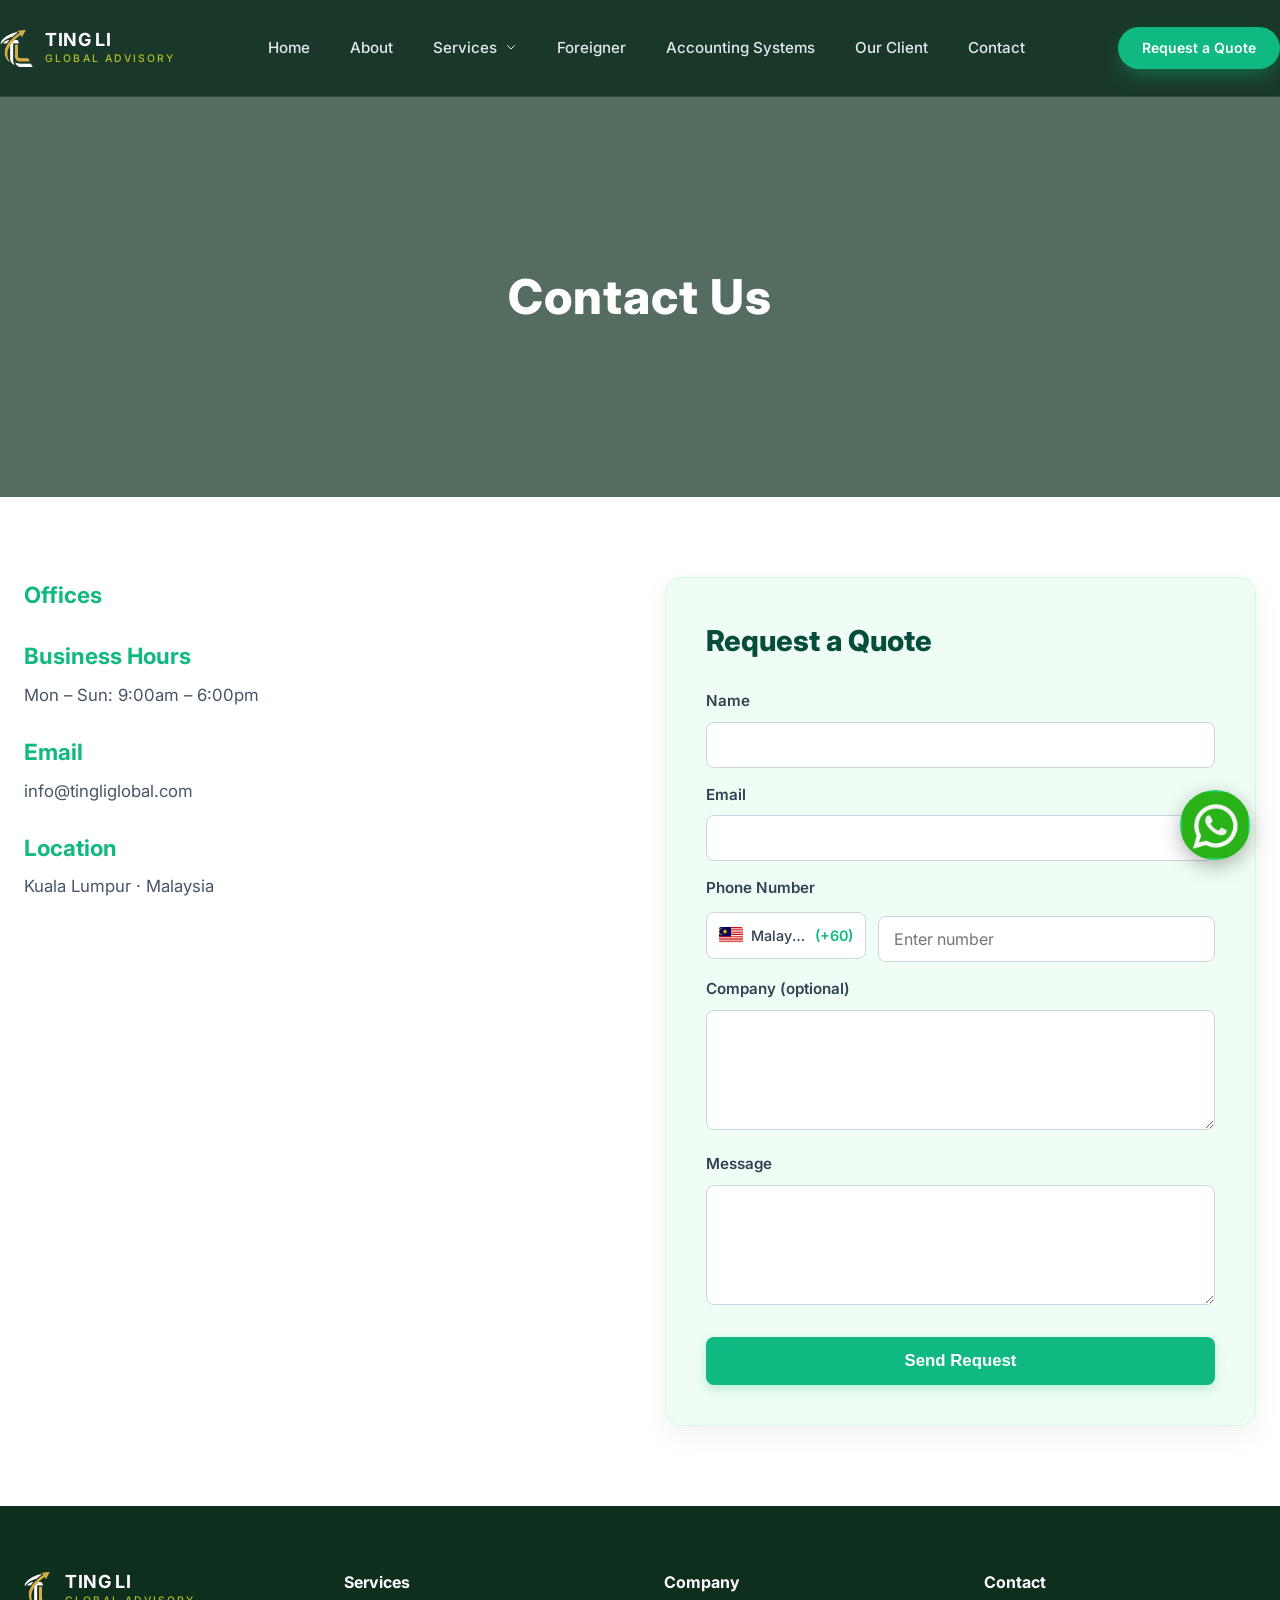
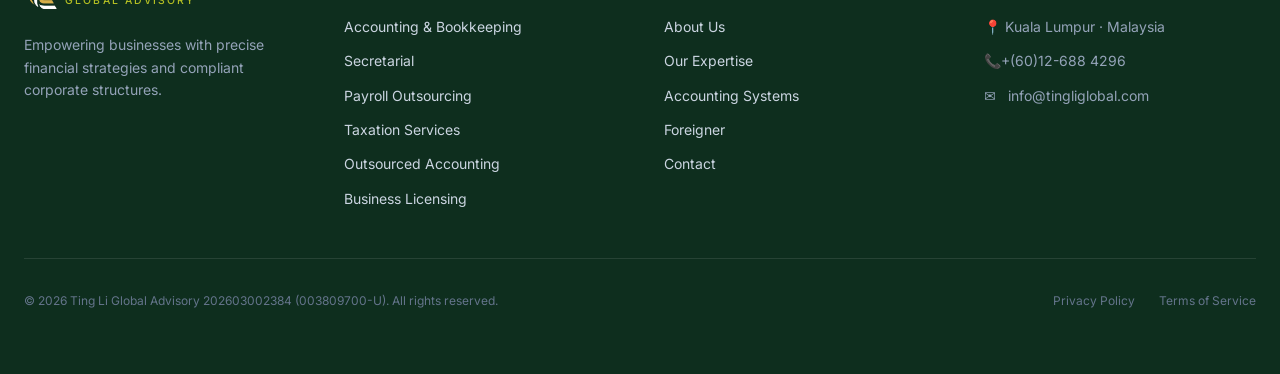
<file: contact.html>
<!DOCTYPE html>
<html lang="en">
<head>
  <meta charset="UTF-8">
  <meta name="viewport" content="width=device-width, initial-scale=1.0">
  <title>Contact Us - Ting Li Global Advisory</title>
  
  <!-- Fonts -->
  <link href="https://fonts.googleapis.com/css2?family=Inter:wght@300;400;500;600;700;800&display=swap" rel="stylesheet">
  
  <!-- Stylesheets -->
  <link rel="stylesheet" href="design.css">       <!-- Global Styles (Fixes Alignment) -->
  <link rel="stylesheet" href="contact.css">      <!-- Page Specific Styles -->
</head>
<body>
    
    <!-- ===== HEADER ===== -->
    <header class="site-header">
      <div class="container header-inner">
        
        <!-- Logo -->
        <a class="brand-logo" href="index.html">
            <img src="logo-short.png" alt="Ting Li Global Advisory" class="logo-img">
            <div class="logo-text-group">
                <span class="logo-title">TING LI</span>
                <span class="logo-subtitle">Global Advisory</span>
            </div>
        </a>
    
        <!-- Desktop Nav -->
        <nav class="main-nav">
          <a href="index.html" class="nav-link">Home</a>
          <a href="about.html" class="nav-link">About</a>
          
          
          <!-- Dropdown -->
          <div class="nav-item-dropdown">
            <a href="#" class="nav-link dropdown-toggle">
                Services 
                <svg class="arrow-icon" fill="none" stroke="currentColor" viewBox="0 0 24 24"><path stroke-linecap="round" stroke-linejoin="round" stroke-width="2" d="M19 9l-7 7-7-7"></path></svg>
            </a>
            <div class="dropdown-menu">
                <a href="accounting.html" class="dropdown-item">Accounting & Bookkeeping</a>
                <a href="secretarial.html" class="dropdown-item">Company Secretarial</a>
                <a href="payroll.html" class="dropdown-item">Payroll Outsourcing</a>
                <a href="taxation.html" class="dropdown-item">Taxation Services</a>
                <a href="outsource.html" class="dropdown-item">Outsourced Accounting</a>
                <a href="license.html" class="dropdown-item">Business License</a>
                <div class="dropdown-divider"></div>
                <a href="services.html" class="dropdown-item highlight-link">All Services →</a>
            </div>
          </div>
          
          <a href="foreigner.html" class="nav-link">Foreigner</a>
          <a href="system.html" class="nav-link">Accounting Systems</a>
          <a href="client.html" class="nav-link">Our Client</a>
          <a href="contact.html" class="nav-link">Contact</a>
        </nav>
    
        <!-- CTA & Mobile -->
        <div class="header-actions">
            <a href="contact.html" class="btn btn-primary btn-sm">Request a Quote</a>
            <button class="mobile-menu-btn">
              <svg class="icon" fill="none" stroke="currentColor" viewBox="0 0 24 24"><path stroke-linecap="round" stroke-linejoin="round" stroke-width="2" d="M4 6h16M4 12h16M4 18h16"></path></svg>
            </button>
        </div>
      </div>
    </header>

  <!-- Banner -->
  <section class="contact-banner">
    <div class="banner-overlay">
      <h1>Contact Us</h1>
    </div>
  </section>

  <!-- Main Content -->
  <main>
    <!-- Wrapped in container for alignment -->
    <div class="container">
        <section class="contact-grid section-padding">
          <!-- Left Side -->
          <div class="contact-info">
            <h3 class="contact-title">Offices</h3>
            
    
            <h3 class="contact-title">Business Hours</h3>
            <p>Mon – Sun: 9:00am – 6:00pm</p>
    
            <h3 class="contact-title">Email</h3>
            <p>info@tingliglobal.com</p>

            <h3 class="contact-title">Location</h3>
            <p>Kuala Lumpur · Malaysia</p>
    
            
          </div>
    
    
          <!-- Right Side: Quote Form -->
          <div class="quote-form-wrap">
            <h3>Request a Quote</h3>
            <!-- Formspree action -->
            <form class="quote-form" action="https://formspree.io/f/xnjnevgr" method="POST">
              <input type="hidden" name="_to" value="info@tingliglobal.com">
              <input type="hidden" name="_subject" value="New Website Enquiry – Ting Li Global Advisory">

              <label for="q-name">Name</label>
              <input id="q-name" name="name" type="text" required/>
            
              <label for="q-email">Email</label>
              <input id="q-email" name="email" type="email" required/>
            
              <label for="q-phone">Phone Number</label>
              <div class="phone-select">
                <div class="custom-select">
                  <div class="selected-option">
                    <img src="malaysia.png" alt="MY">
                    <span class="country-name">Malaysia</span>
                    <span class="country-code">(+60)</span>
                  </div>
                  <ul class="options">
                    <li data-code="+60" data-name="Malaysia" data-flag="malaysia.png">Malaysia (+60)</li>
                    <li data-code="+86" data-name="China" data-flag="china.png">China (+86)</li>
                    <li data-code="+886" data-name="Taiwan" data-flag="taiwan.png">Taiwan (+886)</li>
                    <li data-code="+852" data-name="HongKong" data-flag="hk.png">Hong Kong (+852)</li>
                    <li data-code="+44" data-name="UK" data-flag="uk.png">United Kingdom (+44)</li>
                    <li data-code="+1" data-name="United States" data-flag="usa.png">United States (+1)</li>
                    <li data-code="+62" data-name="Indonesia" data-flag="indonesia.png">Indonesia (+62)</li>
                    <li data-code="+65" data-name="Singapore" data-flag="singapore.png">Singapore (+65)</li>
                    <li data-code="+61" data-name="Australia" data-flag="australia.png">Australia (+61)</li>
                    <li data-code="+66" data-name="Thailand" data-flag="thailand.png">Thailand (+66)</li>
                  </ul>
                </div>
                <input id="q-phone" 
                   name="phone" 
                   type="tel" 
                   placeholder="Enter number" 
                   inputmode="numeric"
                   pattern="\d*"
                   maxlength="10"
                   required/>
            
                <input type="hidden" id="q-country" name="country" value="Malaysia"/>
                <!-- Hidden input to store dial code separately -->
                <input type="hidden" id="q-dialcode" name="dial_code" value="+60"/>
              </div>
            
              <label for="q-company">Company (optional)</label>
              <textarea id="q-company" name="company"></textarea>
            
              <label for="q-message">Message</label>
              <textarea id="q-message" name="message" required></textarea>
            
              <button class="mtn primary" type="submit">Send Request</button>
            </form>
          </div>
        </section>
    </div>

    <!-- Floating WhatsApp Button (Movable) -->
    <a href="https://wa.me/60126884296" target="_blank" class="whatsapp-float">
      <img src="whatsapp-icon.png" alt="WhatsApp" draggable="false">
    </a>

  </main>

 <script>
    // Country Select Logic
    const select = document.querySelector('.custom-select');
    const selected = select.querySelector('.selected-option');
    const options = select.querySelector('.options');
    const phoneInput = document.querySelector('#q-phone');
    const countryInput = document.querySelector('#q-country');
    const dialCodeInput = document.querySelector('#q-dialcode');

    if (select) {
        selected.addEventListener('click', () => {
          options.classList.toggle('active');
        });
    
        options.querySelectorAll('li').forEach(option => {
          option.addEventListener('click', () => {
            const code = option.dataset.code;
            const name = option.dataset.name;
            const flag = option.dataset.flag;
    
            selected.querySelector('img').src = flag;
            selected.querySelector('.country-name').textContent = name;
            selected.querySelector('.country-code').textContent = `(${code})`;
    
            // Removed: phoneInput.value = code + " "; 
            // Instead we update the hidden dial code input
            if(dialCodeInput) {
                dialCodeInput.value = code;
            }
            countryInput.value = name;
    
            options.classList.remove('active');
          });
        });
    
        document.addEventListener('click', (e) => {
          if (!select.contains(e.target)) options.classList.remove('active');
        });
    }

    if (document.getElementById("q-phone")) {
        document.getElementById("q-phone").addEventListener("input", function () {
            // Only allow digits to ensure max length of 10 applies to phone number only
            this.value = this.value.replace(/\D/g, ""); 
        });
    }

    // Draggable WhatsApp Button Logic
    const waBtn = document.querySelector('.whatsapp-float');
    let isDragging = false;
    let dragStartX, dragStartY;
    let initialLeft, initialTop;

    if (waBtn) {
        const startDrag = (e) => {
            // Only left click allows drag
            if (e.type === 'mousedown' && e.button !== 0) return;

            isDragging = false;
            const clientX = e.clientX || e.touches[0].clientX;
            const clientY = e.clientY || e.touches[0].clientY;
            
            dragStartX = clientX;
            dragStartY = clientY;

            const rect = waBtn.getBoundingClientRect();
            initialLeft = rect.left;
            initialTop = rect.top;

            // Switch to fixed positioning relative to top/left for movement
            waBtn.style.bottom = 'auto';
            waBtn.style.right = 'auto';
            waBtn.style.left = `${initialLeft}px`;
            waBtn.style.top = `${initialTop}px`;

            document.addEventListener('mousemove', onDrag);
            document.addEventListener('touchmove', onDrag, { passive: false });
            document.addEventListener('mouseup', endDrag);
            document.addEventListener('touchend', endDrag);
        };

        const onDrag = (e) => {
            const clientX = e.clientX || e.touches[0].clientX;
            const clientY = e.clientY || e.touches[0].clientY;
            const deltaX = clientX - dragStartX;
            const deltaY = clientY - dragStartY;

            // Threshold to detect drag vs click (5px)
            if (Math.abs(deltaX) > 5 || Math.abs(deltaY) > 5) {
                isDragging = true;
            }

            if (isDragging) {
                e.preventDefault(); // Prevent scrolling
                waBtn.style.left = `${initialLeft + deltaX}px`;
                waBtn.style.top = `${initialTop + deltaY}px`;
            }
        };

        const endDrag = () => {
            document.removeEventListener('mousemove', onDrag);
            document.removeEventListener('touchmove', onDrag);
            document.removeEventListener('mouseup', endDrag);
            document.removeEventListener('touchend', endDrag);
        };

        waBtn.addEventListener('mousedown', startDrag);
        waBtn.addEventListener('touchstart', startDrag, { passive: false });

        // Prevent link navigation if dragged
        waBtn.addEventListener('click', (e) => {
            if (isDragging) {
                e.preventDefault();
                e.stopPropagation();
            }
        });
    }
  </script>

   <!-- ===== FOOTER ===== -->
    <footer class="site-footer">
      <div class="container">
        <div class="footer-grid">
          
          <!-- Brand -->
          <div class="footer-col brand-col">
            <div class="footer-brand">
               <img src="logo-short.png" alt="Ting Li Global Advisory" class="logo-img">
            <div class="logo-text-group">
                <span class="logo-title">TING LI</span>
                <span class="logo-subtitle">Global Advisory</span>
            </div>
            </div>
            <p class="footer-desc">
              Empowering businesses with precise financial strategies and compliant corporate structures.
            </p>
          </div>

          <!-- Links -->
          <div class="footer-col">
            <h4 class="footer-heading">Services</h4>
            <ul class="footer-links">
              <li><a href="accounting.html">Accounting & Bookkeeping</a></li>
              <li><a href="secretarial.html">Secretarial</a></li>
              <li><a href="payroll.html">Payroll Outsourcing</a></li>
              <li><a href="taxation.html">Taxation Services</a></li>
              <li><a href="outsource.html">Outsourced Accounting</a></li>
              <li><a href="license.html">Business Licensing</a></li>
            </ul>
          </div>

          <div class="footer-col">
            <h4 class="footer-heading">Company</h4>
            <ul class="footer-links">
              <li><a href="about.html">About Us</a></li>
              <li><a href="services.html">Our Expertise</a></li>
              <li><a href="system.html">Accounting Systems</a></li>
              <li><a href="foreigner.html">Foreigner</a></li>
              
              <li><a href="contact.html">Contact</a></li>
            </ul>
          </div>

          <!-- Contact -->
          <div class="footer-col">
          <h4 class="footer-heading">Contact</h4>
          <ul class="footer-contact">
            <li>
               <span>📍 Kuala Lumpur · Malaysia</span>
               <span><br></span>
            </li>
            <li>
               <span>📞+(60)12-688 4296</span>
               <span></span>
            </li>
            <li>
               <span>✉️</span>
               <span>info@tingliglobal.com</span>
            </li>
          </ul>
        </div>

        </div>

        <div class="footer-bottom">
          <p>&copy; 2026 Ting Li Global Advisory 202603002384 (003809700-U). All rights reserved.</p>
          <div class="footer-legal">
            <a href="#">Privacy Policy</a>
            <a href="#">Terms of Service</a>
          </div>
        </div>
      </div>
    </footer>
 <script src="design.js"></script>
</body>
</html>
</file>
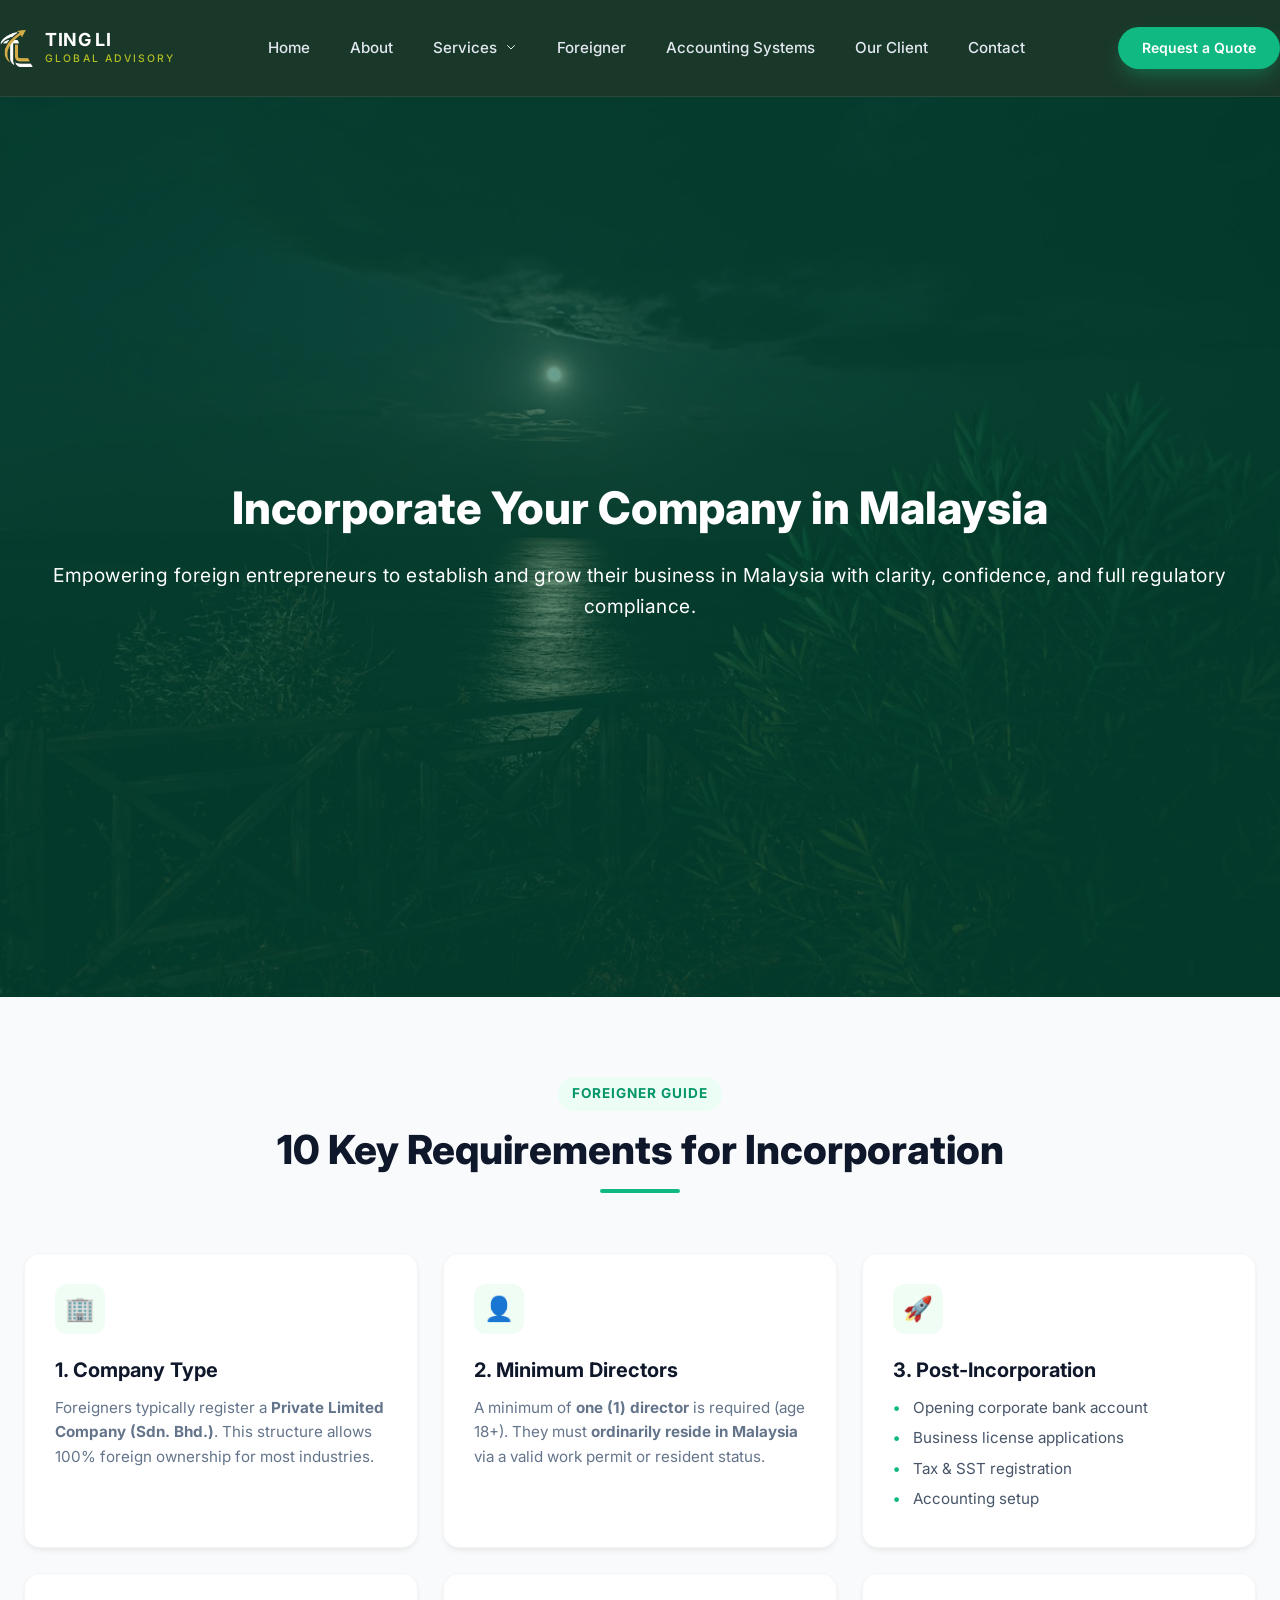
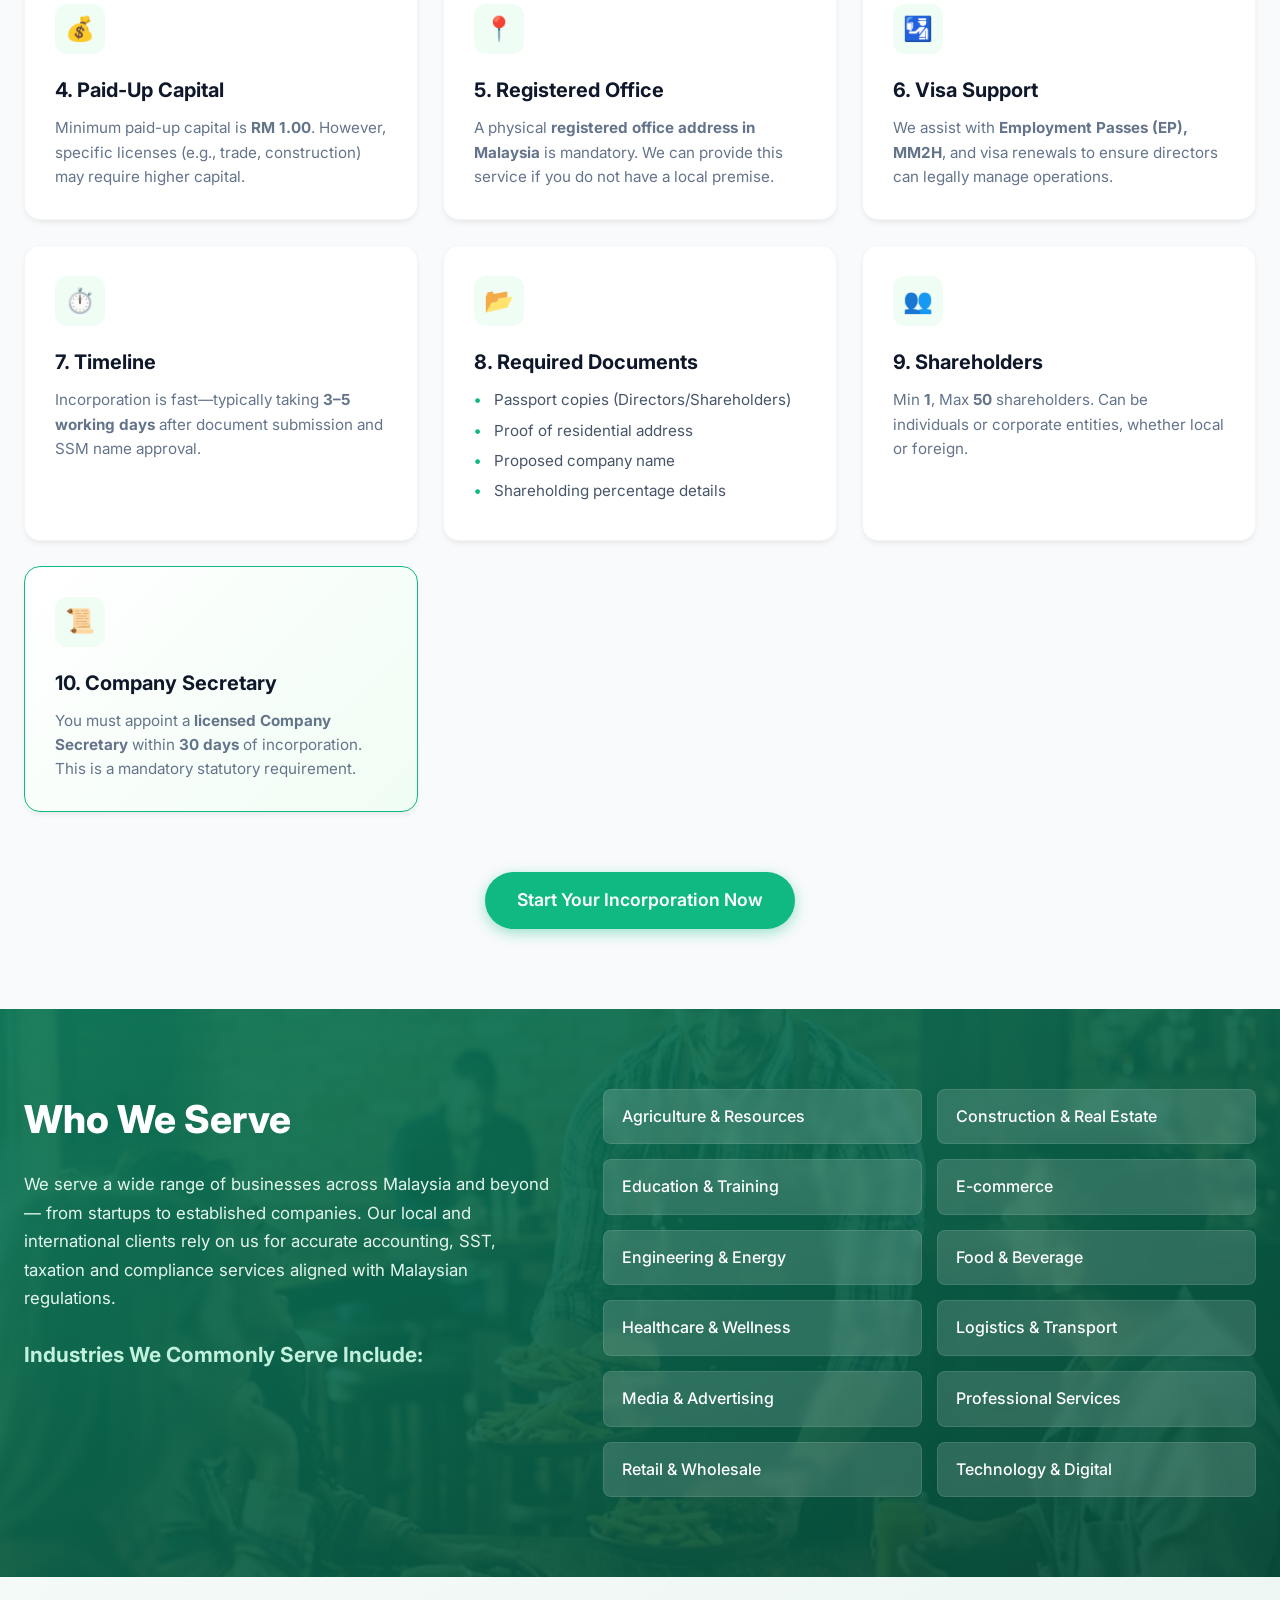
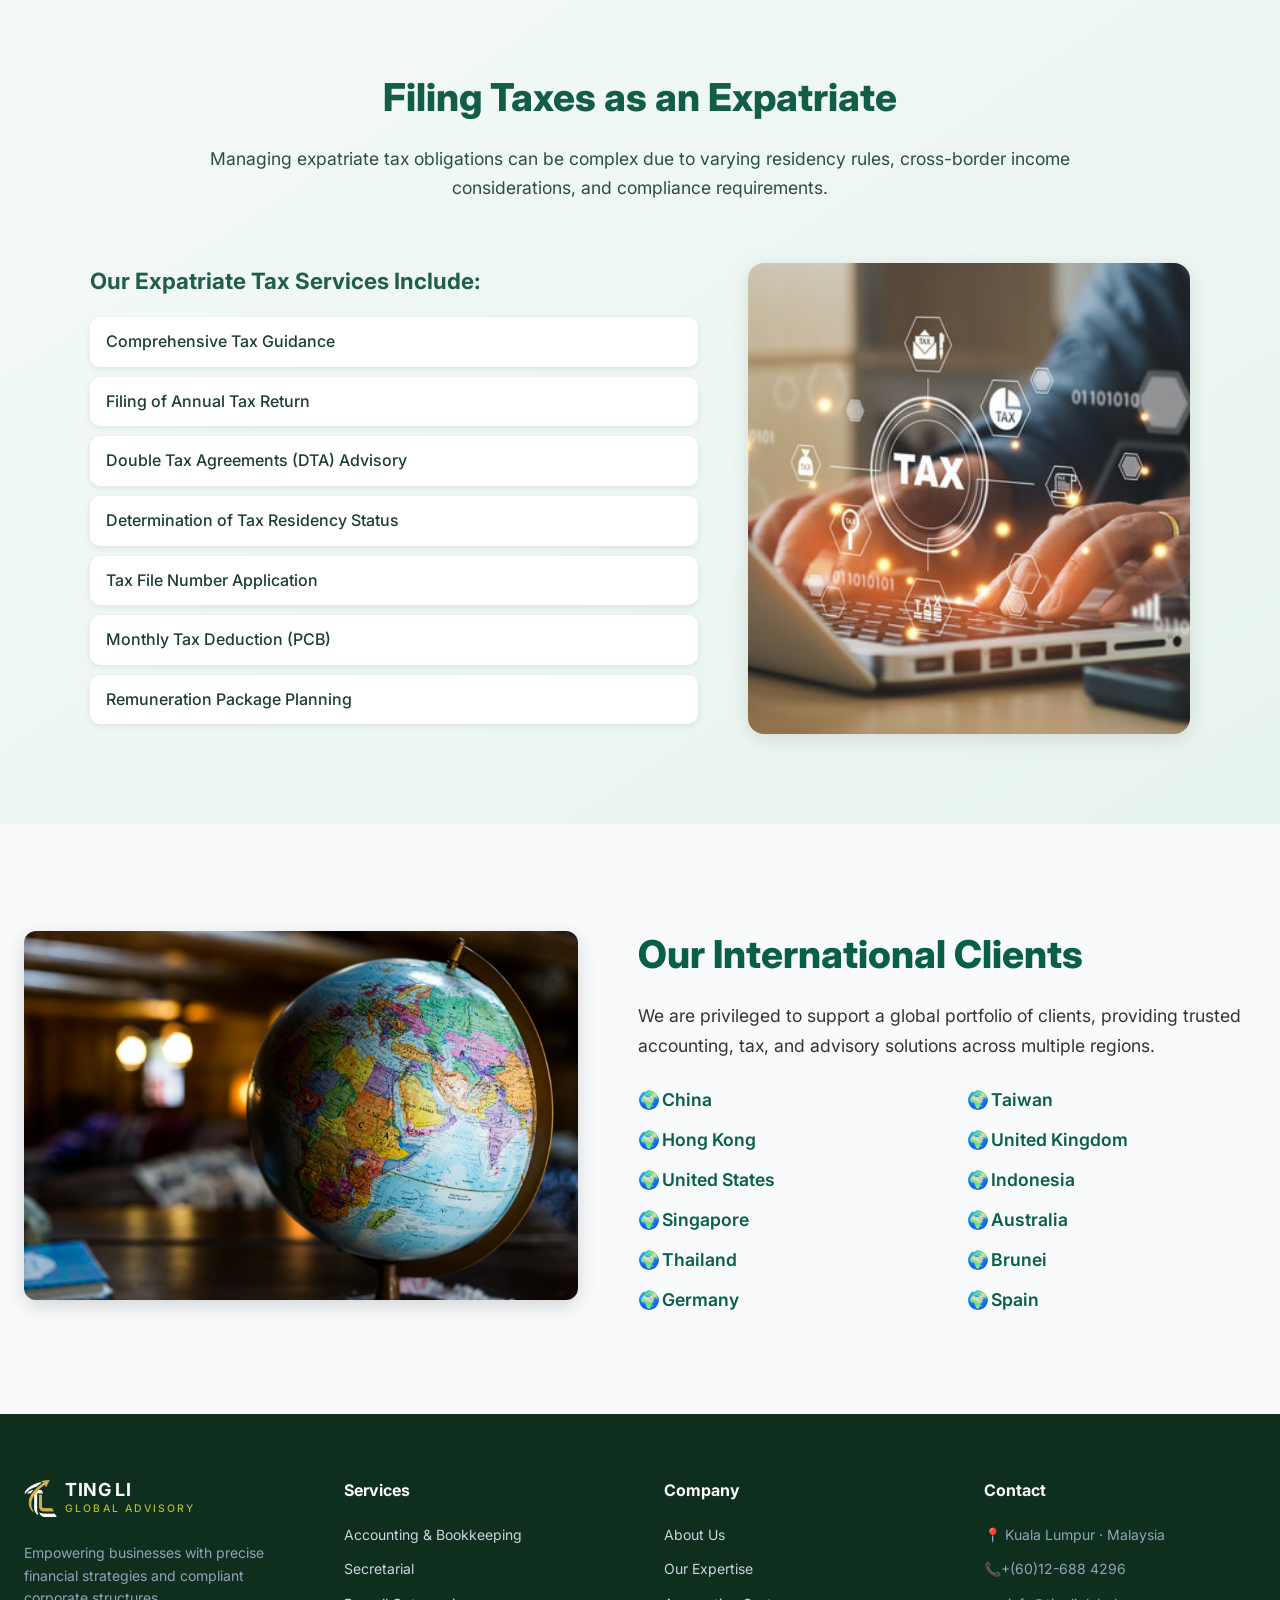
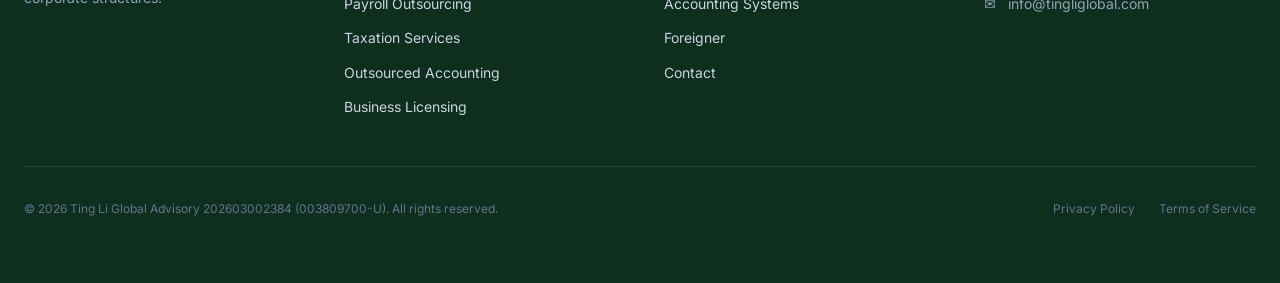
<file: foreigner.html>
<!DOCTYPE html>
<html lang="en">
<head>
    <meta charset="UTF-8" />
    <meta name="viewport" content="width=device-width, initial-scale=1.0" />
    <title>Company Incorporation in Malaysia for Foreigners - Ting Li Global Advisory</title>
    
    <!-- Fonts -->
    <link href="https://fonts.googleapis.com/css2?family=Inter:wght@300;400;500;600;700;800&family=Georgia&display=swap" rel="stylesheet">
    
    <!-- Stylesheets -->
    <link rel="stylesheet" href="design.css">       <!-- Global Styles (Fixes Alignment) -->
    <link rel="stylesheet" href="foreigner.css">    <!-- Page Specific Styles -->
</head>

<body>
    
    <!-- ===== HEADER ===== -->
    <header class="site-header">
      <div class="container header-inner">
        
        <!-- Logo -->
        <a class="brand-logo" href="index.html">
            <img src="logo-short.png" alt="Ting Li Global Advisory" class="logo-img">
            <div class="logo-text-group">
                <span class="logo-title">TING LI</span>
                <span class="logo-subtitle">Global Advisory</span>
            </div>
        </a>
    
        <!-- Desktop Nav -->
        <nav class="main-nav">
          <a href="index.html" class="nav-link">Home</a>
          <a href="about.html" class="nav-link">About</a>
          
          
          <!-- Dropdown -->
          <div class="nav-item-dropdown">
            <a href="#" class="nav-link dropdown-toggle">
                Services 
                <svg class="arrow-icon" fill="none" stroke="currentColor" viewBox="0 0 24 24"><path stroke-linecap="round" stroke-linejoin="round" stroke-width="2" d="M19 9l-7 7-7-7"></path></svg>
            </a>
            <div class="dropdown-menu">
                <a href="accounting.html" class="dropdown-item">Accounting & Bookkeeping</a>
                <a href="secretarial.html" class="dropdown-item">Company Secretarial</a>
                <a href="payroll.html" class="dropdown-item">Payroll Outsourcing</a>
                <a href="taxation.html" class="dropdown-item">Taxation Services</a>
                <a href="outsource.html" class="dropdown-item">Outsourced Accounting</a>
                <a href="license.html" class="dropdown-item">Business License</a>
                <div class="dropdown-divider"></div>
                <a href="services.html" class="dropdown-item highlight-link">All Services →</a>
            </div>
          </div>
          
          <a href="foreigner.html" class="nav-link">Foreigner</a>
          <a href="system.html" class="nav-link">Accounting Systems</a>
          <a href="client.html" class="nav-link">Our Client</a>
          <a href="contact.html" class="nav-link">Contact</a>
        </nav>
    
        <!-- CTA & Mobile -->
        <div class="header-actions">
            <a href="contact.html" class="btn btn-primary btn-sm">Request a Quote</a>
            <button class="mobile-menu-btn">
              <svg class="icon" fill="none" stroke="currentColor" viewBox="0 0 24 24"><path stroke-linecap="round" stroke-linejoin="round" stroke-width="2" d="M4 6h16M4 12h16M4 18h16"></path></svg>
            </button>
        </div>
      </div>
    </header>

    <!-- ===== BANNER SECTION (Original Design) ===== -->
    <section class="foreigner-banner" style="background-image: url('foreignerbanner.jpg');">
        <div class="banner-overlay"></div>
        <div class="banner-content">
            <h1>Incorporate Your Company in Malaysia</h1>
            <p>Empowering foreign entrepreneurs to establish and grow their business in Malaysia with clarity, confidence, and full regulatory compliance.</p>
        </div>
    </section>

    <!-- ===== REQUIREMENTS SECTION (Modern Design) ===== -->
    <section class="requirements-section">
        <div class="container">
            <div class="req-header">
                <span class="sub-pill">Foreigner Guide</span>
                <h2>10 Key Requirements for Incorporation</h2>
                <div class="green-line"></div>
            </div>

            <div class="requirements-grid">
                <!-- 1 -->
                <div class="req-card">
                    <div class="req-icon-wrapper">🏢</div>
                    <div class="req-content">
                        <h3>1. Company Type</h3>
                        <p>Foreigners typically register a <strong>Private Limited Company (Sdn. Bhd.)</strong>. This structure allows 100% foreign ownership for most industries.</p>
                    </div>
                </div>

                <!-- 2 -->
                <div class="req-card">
                    <div class="req-icon-wrapper">👤</div>
                    <div class="req-content">
                        <h3>2. Minimum Directors</h3>
                        <p>A minimum of <strong>one (1) director</strong> is required (age 18+). They must <strong>ordinarily reside in Malaysia</strong> via a valid work permit or resident status.</p>
                    </div>
                </div>

                <!-- 3 -->
                <div class="req-card">
                    <div class="req-icon-wrapper">🚀</div>
                    <div class="req-content">
                        <h3>3. Post-Incorporation</h3>
                        <ul>
                            <li>Opening corporate bank account</li>
                            <li>Business license applications</li>
                            <li>Tax & SST registration</li>
                            <li>Accounting setup</li>
                        </ul>
                    </div>
                </div>

                <!-- 4 -->
                <div class="req-card">
                    <div class="req-icon-wrapper">💰</div>
                    <div class="req-content">
                        <h3>4. Paid-Up Capital</h3>
                        <p>Minimum paid-up capital is <strong>RM 1.00</strong>. However, specific licenses (e.g., trade, construction) may require higher capital.</p>
                    </div>
                </div>

                <!-- 5 -->
                <div class="req-card">
                    <div class="req-icon-wrapper">📍</div>
                    <div class="req-content">
                        <h3>5. Registered Office</h3>
                        <p>A physical <strong>registered office address in Malaysia</strong> is mandatory. We can provide this service if you do not have a local premise.</p>
                    </div>
                </div>

                <!-- 6 -->
                <div class="req-card">
                    <div class="req-icon-wrapper">🛂</div>
                    <div class="req-content">
                        <h3>6. Visa Support</h3>
                        <p>We assist with <strong>Employment Passes (EP), MM2H</strong>, and visa renewals to ensure directors can legally manage operations.</p>
                    </div>
                </div>

                <!-- 7 -->
                <div class="req-card">
                    <div class="req-icon-wrapper">⏱️</div>
                    <div class="req-content">
                        <h3>7. Timeline</h3>
                        <p>Incorporation is fast—typically taking <strong>3–5 working days</strong> after document submission and SSM name approval.</p>
                    </div>
                </div>

                <!-- 8 -->
                <div class="req-card">
                    <div class="req-icon-wrapper">📂</div>
                    <div class="req-content">
                        <h3>8. Required Documents</h3>
                        <ul>
                            <li>Passport copies (Directors/Shareholders)</li>
                            <li>Proof of residential address</li>
                            <li>Proposed company name</li>
                            <li>Shareholding percentage details</li>
                        </ul>
                    </div>
                </div>

                <!-- 9 -->
                <div class="req-card">
                    <div class="req-icon-wrapper">👥</div>
                    <div class="req-content">
                        <h3>9. Shareholders</h3>
                        <p>Min <strong>1</strong>, Max <strong>50</strong> shareholders. Can be individuals or corporate entities, whether local or foreign.</p>
                    </div>
                </div>

                <!-- 10 -->
                <div class="req-card highlight-card">
                    <div class="req-icon-wrapper">📜</div>
                    <div class="req-content">
                        <h3>10. Company Secretary</h3>
                        <p>You must appoint a <strong>licensed Company Secretary</strong> within <strong>30 days</strong> of incorporation. This is a mandatory statutory requirement.</p>
                    </div>
                </div>
            </div>

            <div class="cta-box">
                <a href="contact.html" class="ltn primary">Start Your Incorporation Now</a>
            </div>
        </div>
    </section>

    <!-- ===== WHO WE SERVE ===== -->
    <section class="who-we-serve">
        <div class="who-overlay"></div>
        <div class="container serve-layout">

            <!-- Left: Text -->
            <div class="serve-text">
                <h2>Who We Serve</h2>
                <p>
                    We serve a wide range of businesses across Malaysia and beyond — from startups to established companies.
                    Our local and international clients rely on us for accurate accounting, SST, taxation and compliance
                    services aligned with Malaysian regulations.
                </p>
                <h3>Industries We Commonly Serve Include:</h3>
            </div>

            <!-- Right: Industries -->
            <div class="industries-list">
                <div class="industry-item">Agriculture & Resources</div>
                <div class="industry-item">Construction & Real Estate</div>
                <div class="industry-item">Education & Training</div>
                <div class="industry-item">E-commerce</div>
                <div class="industry-item">Engineering & Energy</div>
                <div class="industry-item">Food & Beverage</div>
                <div class="industry-item">Healthcare & Wellness</div>
                <div class="industry-item">Logistics & Transport</div>
                <div class="industry-item">Media & Advertising</div>
                <div class="industry-item">Professional Services</div>
                <div class="industry-item">Retail & Wholesale</div>
                <div class="industry-item">Technology & Digital</div>
            </div>

        </div>
    </section>

    <!-- ===== EXPATRIATE TAX ===== -->
    <section class="expatriate-tax">
        <div class="container">
            <div class="expat-header">
                <h2>Filing Taxes as an Expatriate</h2>
                <p class="intro">
                    Managing expatriate tax obligations can be complex due to varying residency rules, cross-border income considerations, and compliance requirements.
                </p>
            </div>

            <div class="expat-layout">
                <div class="expat-text">
                    <h3>Our Expatriate Tax Services Include:</h3>
                    <ul class="expat-services">
                        <li>Comprehensive Tax Guidance</li>
                        <li>Filing of Annual Tax Return</li>
                        <li>Double Tax Agreements (DTA) Advisory</li>
                        <li>Determination of Tax Residency Status</li>
                        <li>Tax File Number Application</li>
                        <li>Monthly Tax Deduction (PCB)</li>
                        <li>Remuneration Package Planning</li>
                    </ul>
                </div>

                <div class="expat-photo">
                    <img src="tax.jpg" alt="Expatriate Tax Services">
                </div>
            </div>
        </div>
    </section>

    <!-- ===== OUR INTERNATIONAL CLIENTS (Original Design) ===== -->
    <section class="international-clients">
        <div class="container clients-flex">
            
            <!-- Left: Photo -->
            <div class="clients-photo">
                <img src="clientsworld.jpg" alt="International Clients Map" />
            </div>

            <!-- Right: Title + Countries -->
            <div class="clients-text">
                <h2>Our International Clients</h2>
                <p>We are privileged to support a global portfolio of clients, providing trusted accounting, tax, and advisory solutions across multiple regions.</p>
                <ul class="country-list">
                    <li>China</li>
                    <li>Taiwan</li>
                    <li>Hong Kong</li>
                    <li>United Kingdom</li>
                    <li>United States</li>
                    <li>Indonesia</li>
                    <li>Singapore</li>
                    <li>Australia</li>
                    <li>Thailand</li>
                    <li>Brunei</li>
                    <li>Germany</li>
                    <li>Spain</li>
                </ul>
            </div>

        </div>
    </section>

     <!-- ===== FOOTER ===== -->
    <footer class="site-footer">
      <div class="container">
        <div class="footer-grid">
          
          <!-- Brand -->
          <div class="footer-col brand-col">
            <div class="footer-brand">
               <img src="logo-short.png" alt="Ting Li Global Advisory" class="logo-img">
            <div class="logo-text-group">
                <span class="logo-title">TING LI</span>
                <span class="logo-subtitle">Global Advisory</span>
            </div>
            </div>
            <p class="footer-desc">
              Empowering businesses with precise financial strategies and compliant corporate structures.
            </p>
          </div>

          <!-- Links -->
          <div class="footer-col">
            <h4 class="footer-heading">Services</h4>
            <ul class="footer-links">
              <li><a href="accounting.html">Accounting & Bookkeeping</a></li>
              <li><a href="secretarial.html">Secretarial</a></li>
              <li><a href="payroll.html">Payroll Outsourcing</a></li>
              <li><a href="taxation.html">Taxation Services</a></li>
              <li><a href="outsource.html">Outsourced Accounting</a></li>
              <li><a href="license.html">Business Licensing</a></li>
              
            </ul>
          </div>

          <div class="footer-col">
            <h4 class="footer-heading">Company</h4>
            <ul class="footer-links">
              <li><a href="about.html">About Us</a></li>
              <li><a href="services.html">Our Expertise</a></li>
              <li><a href="system.html">Accounting Systems</a></li>
              <li><a href="foreigner.html">Foreigner</a></li>
              <li><a href="contact.html">Contact</a></li>
            </ul>
          </div>

          <!-- Contact -->
          <div class="footer-col">
          <h4 class="footer-heading">Contact</h4>
          <ul class="footer-contact">
            <li>
              <span>📍 Kuala Lumpur · Malaysia</span>
               <span><br></span>
            </li>
            <li>
               <span>📞+(60)12-688 4296</span>
               <span></span>
            </li>
            <li>
               <span>✉️</span>
               <span>info@tingliglobal.com</span>
            </li>
          </ul>
        </div>

        </div>

        <div class="footer-bottom">
          <p>&copy; 2026 Ting Li Global Advisory 202603002384 (003809700-U). All rights reserved.</p>
          <div class="footer-legal">
            <a href="#">Privacy Policy</a>
            <a href="#">Terms of Service</a>
          </div>
        </div>
      </div>
    </footer>
<script src="design.js"></script>
</body>
</html>
</file>
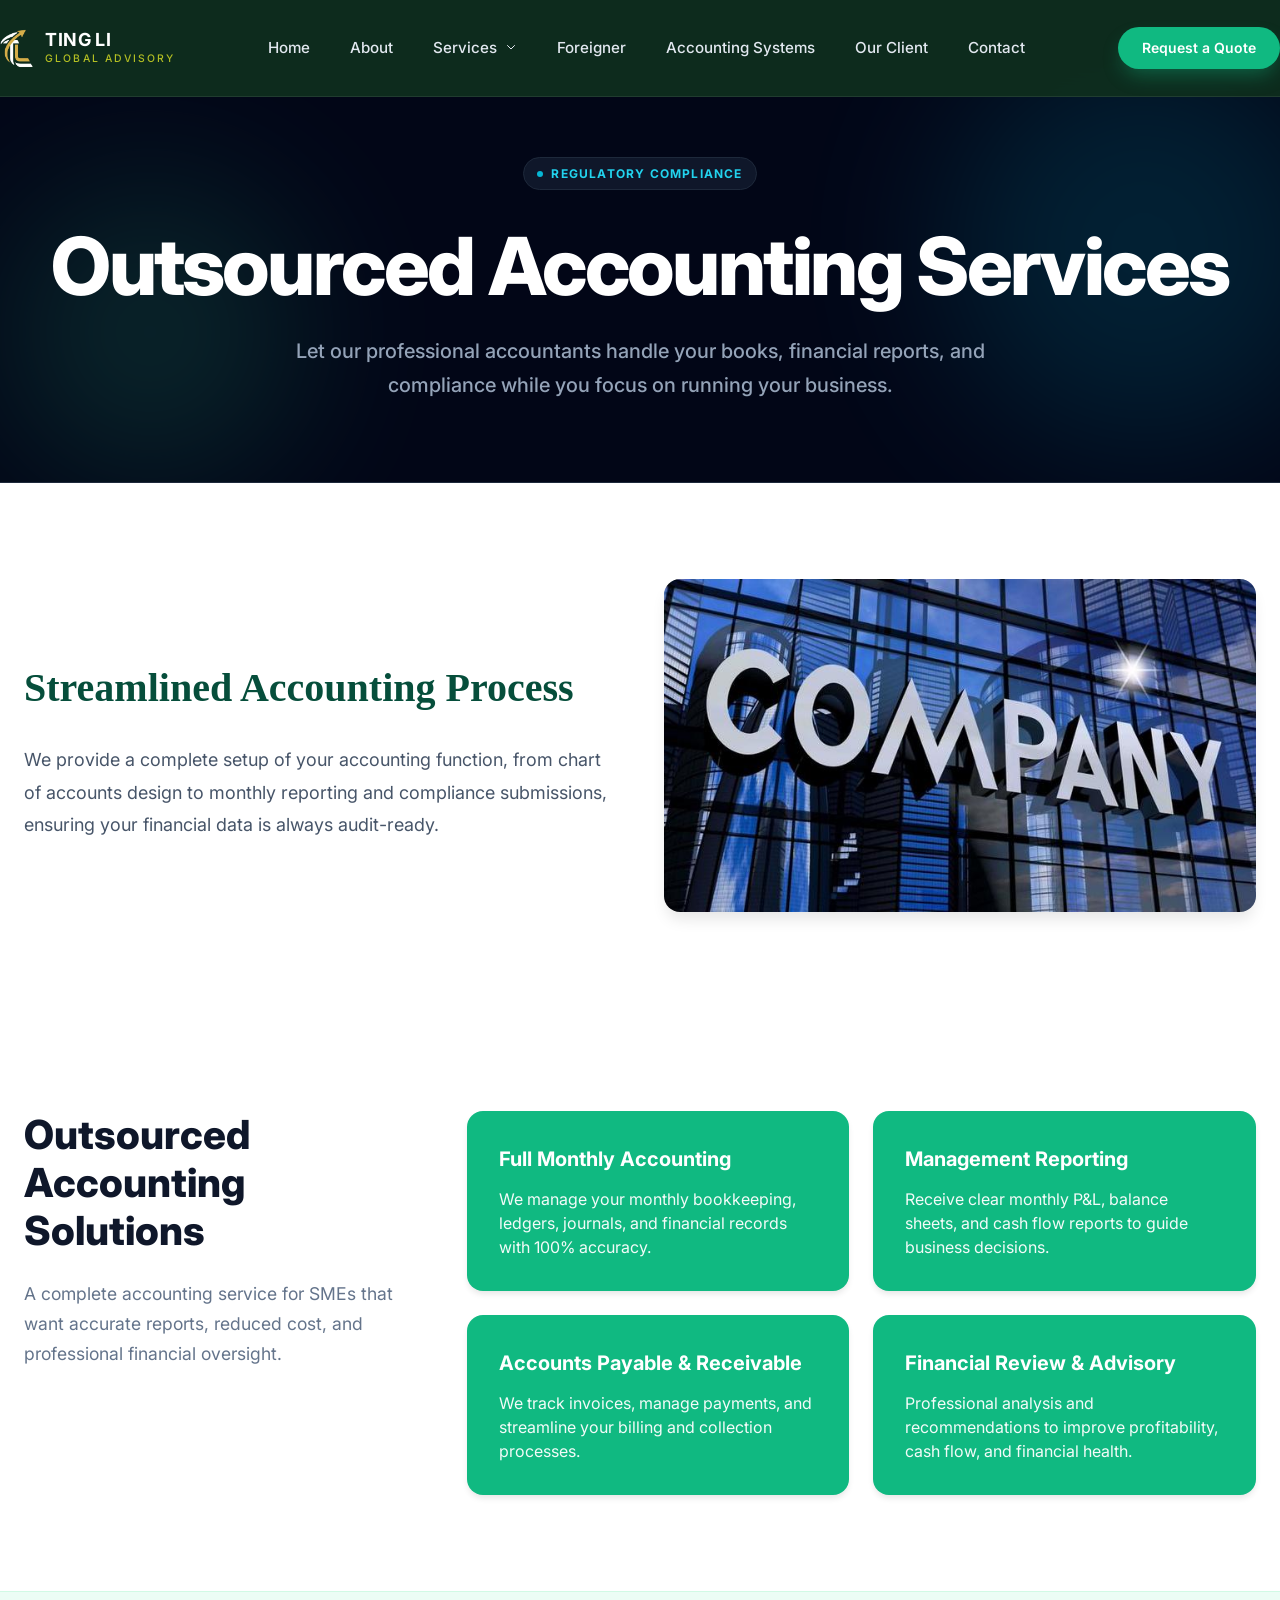
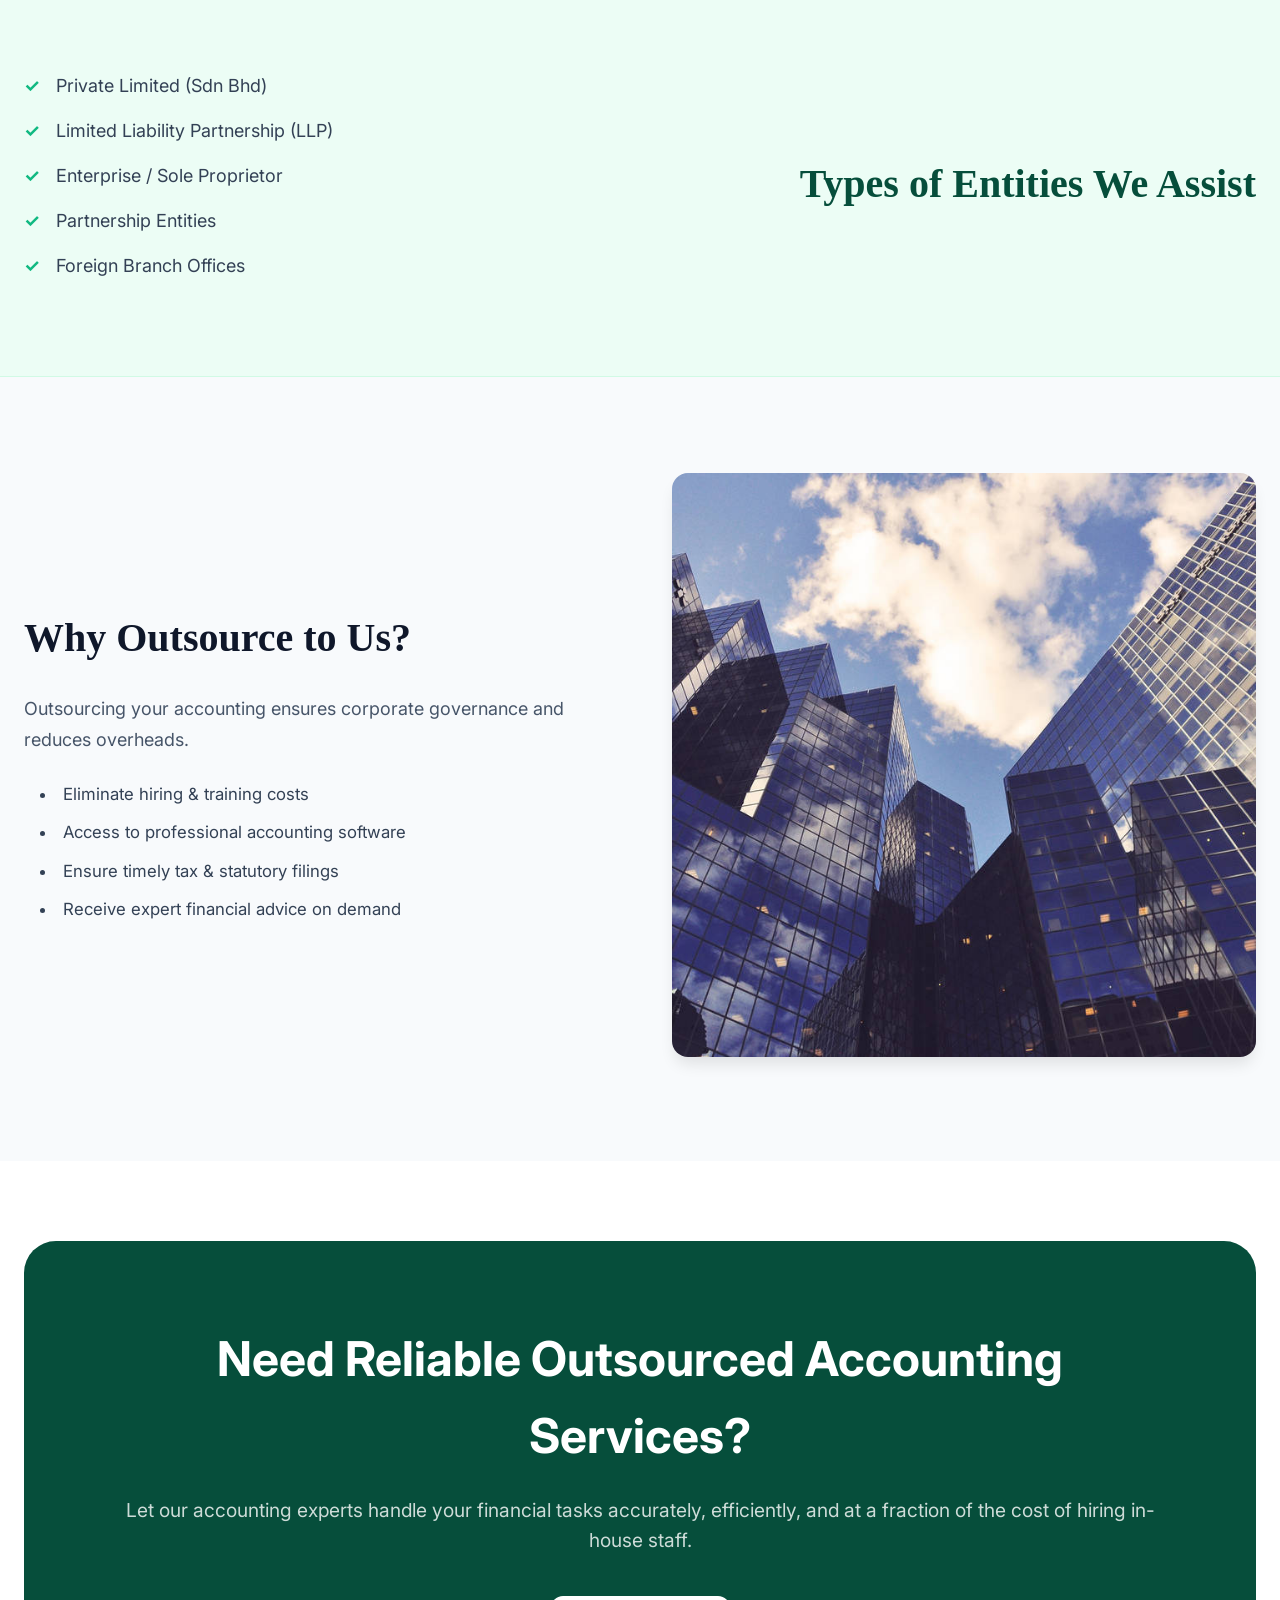
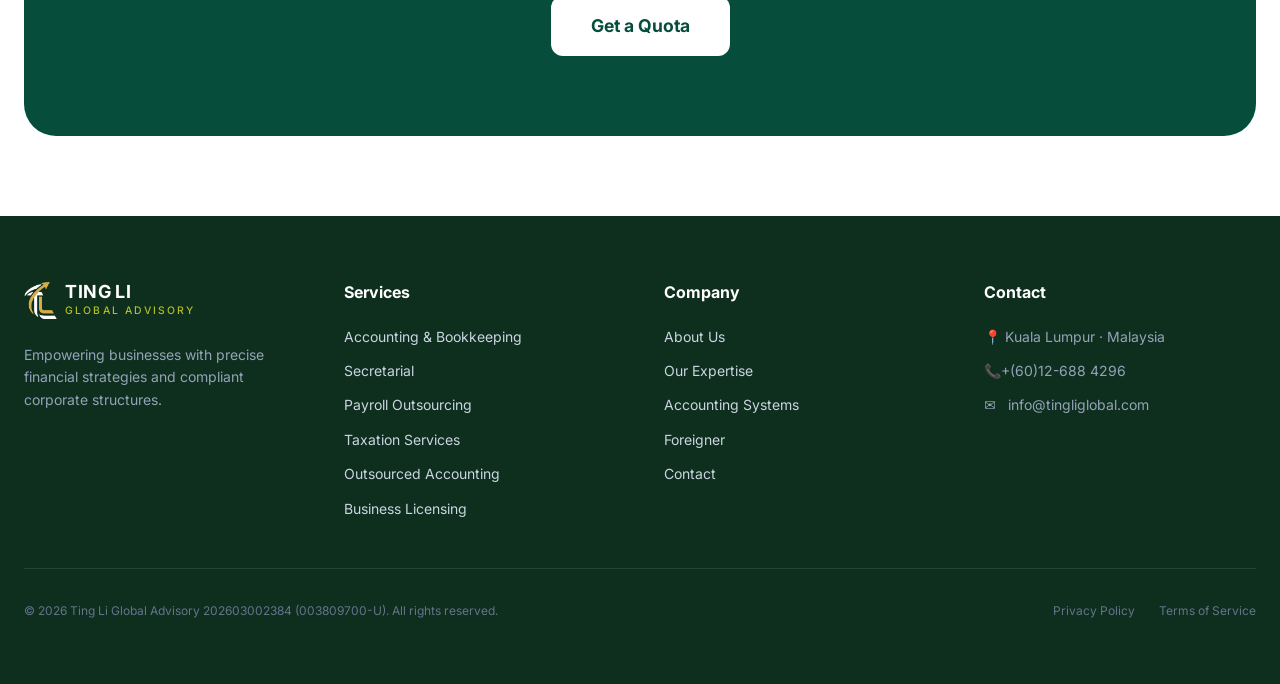
<file: outsource.html>
<!DOCTYPE html>
<html lang="en">
<head>
    <meta charset="UTF-8">
    <meta name="viewport" content="width=device-width, initial-scale=1.0">
    <title>Outsourced Accounting Services - Ting Li Global Advisory</title>
    <!-- Fonts -->
    <link href="https://fonts.googleapis.com/css2?family=Inter:wght@300;400;500;600;700;800&family=Georgia&display=swap" rel="stylesheet">
    
    <!-- Stylesheets -->
    <link rel="stylesheet" href="design.css">       <!-- Global Styles (Header/Footer/Container) -->
    <link rel="stylesheet" href="system.css">      <!-- Shared Component Styles (Banner/CTA) -->
    <link rel="stylesheet" href="outsource.css">    <!-- Page Specific Styles -->
    <link rel="stylesheet" href="license.css"> 
</head>
<body>

    <!-- ===== HEADER ===== -->
    <header class="site-header">
      <div class="container header-inner">
        
        <!-- Logo -->
        <a class="brand-logo" href="index.html">
            <img src="logo-short.png" alt="Ting Li Global Advisory" class="logo-img">
            <div class="logo-text-group">
                <span class="logo-title">TING LI</span>
                <span class="logo-subtitle">Global Advisory</span>
            </div>
        </a>
    
        <!-- Desktop Nav -->
        <nav class="main-nav">
          <a href="index.html" class="nav-link">Home</a>
          <a href="about.html" class="nav-link">About</a>
          
          
          <!-- Dropdown -->
          <div class="nav-item-dropdown">
            <a href="#" class="nav-link dropdown-toggle">
                Services 
                <svg class="arrow-icon" fill="none" stroke="currentColor" viewBox="0 0 24 24"><path stroke-linecap="round" stroke-linejoin="round" stroke-width="2" d="M19 9l-7 7-7-7"></path></svg>
            </a>
            <div class="dropdown-menu">
                <a href="accounting.html" class="dropdown-item">Accounting & Bookkeeping</a>
                <a href="secretarial.html" class="dropdown-item">Company Secretarial</a>
                <a href="payroll.html" class="dropdown-item">Payroll Outsourcing</a>
                <a href="taxation.html" class="dropdown-item">Taxation Services</a>
                <a href="outsource.html" class="dropdown-item">Outsourced Accounting</a>
                <a href="license.html" class="dropdown-item">Business License</a>
                <div class="dropdown-divider"></div>
                <a href="services.html" class="dropdown-item highlight-link">All Services →</a>
            </div>
          </div>
          
          <a href="foreigner.html" class="nav-link">Foreigner</a>
          <a href="system.html" class="nav-link">Accounting Systems</a>
          <a href="client.html" class="nav-link">Our Client</a>
          <a href="contact.html" class="nav-link">Contact</a>
        </nav>
    
        <!-- CTA & Mobile -->
        <div class="header-actions">
            <a href="contact.html" class="btn btn-primary btn-sm">Request a Quote</a>
            <button class="mobile-menu-btn">
              <svg class="icon" fill="none" stroke="currentColor" viewBox="0 0 24 24"><path stroke-linecap="round" stroke-linejoin="round" stroke-width="2" d="M4 6h16M4 12h16M4 18h16"></path></svg>
            </button>
        </div>
      </div>
    </header>

   
    <!-- ===== LICENSE BANNER ===== -->
    <section class="license-banner">
      <!-- Background Effects -->
      <div class="license-banner-glow glow-1"></div>
      <div class="license-banner-glow glow-2"></div>

      <div class="container license-banner-content">
        <div class="license-banner-badge">
           <span class="license-banner-dot"></span>
           Regulatory Compliance
        </div>
        <h1 class="license-banner-title">
          Outsourced Accounting Services <br/>
          
        </h1>
        <p class="license-banner-description">
          Let our professional accountants handle your books, financial reports, and compliance while you focus on running your business.
      </div>
    </section>

    <!-- ======================= ACCOUNTING PROCESS ======================= -->
    <section class="incorp-section">
      <div class="container incorp-layout">
        <div class="incorp-text">
          <h2>Streamlined Accounting Process</h2>
          <p>
            We provide a complete setup of your accounting function, from chart of accounts design to monthly reporting and compliance submissions, ensuring your financial data is always audit-ready.
          </p>
        </div>
        <div class="incorp-image">
          <img src="corp.jpg" alt="Accounting Process">
        </div>
      </div>
    </section>

    <!-- ======================= OVERVIEW WITH 4 BOXES ======================= -->
    <section class="corp-services">
      <div class="container corp-layout">

        <!-- LEFT SIDE TITLE -->
        <div class="corp-left">
          <h2 class="corp-title">Outsourced Accounting Solutions</h2>
          <p class="corp-subtext">
            A complete accounting service for SMEs that want accurate reports, reduced cost, and professional financial oversight.
          </p>
        </div>

        <!-- RIGHT SIDE 4 BOXES -->
        <div class="corp-right">

          <div class="corp-card">
            <h3>Full Monthly Accounting</h3>
            <p>We manage your monthly bookkeeping, ledgers, journals, and financial records with 100% accuracy.</p>
          </div>

          <div class="corp-card">
            <h3>Management Reporting</h3>
            <p>Receive clear monthly P&L, balance sheets, and cash flow reports to guide business decisions.</p>
          </div>

          <div class="corp-card">
            <h3>Accounts Payable & Receivable</h3>
            <p>We track invoices, manage payments, and streamline your billing and collection processes.</p>
          </div>

          <div class="corp-card">
            <h3>Financial Review & Advisory</h3>
            <p>Professional analysis and recommendations to improve profitability, cash flow, and financial health.</p>
          </div>
          
        </div>

      </div>
    </section>

    <!-- ======================= ACCOUNTING PACKAGES ======================= -->
    <section class="entity-section">
      <div class="container entity-layout">
        
        <div class="entity-left">
          <ul>
            <li>Private Limited (Sdn Bhd)</li>
            <li>Limited Liability Partnership (LLP)</li>
            <li>Enterprise / Sole Proprietor</li>
            <li>Partnership Entities</li>
            <li>Foreign Branch Offices</li>
          </ul>
        </div>

        <div class="entity-right">
          <h2>Types of Entities We Assist</h2>
        </div>

      </div>
    </section>

    <!-- ======================= WHY OUTSOURCE ======================= -->
    <section class="role-section">
      <div class="container role-layout">

        <div class="role-text">
          <h2>Why Outsource to Us?</h2>
          <p>Outsourcing your accounting ensures corporate governance and reduces overheads.</p>

          <ul>
            <li>Eliminate hiring & training costs</li>
            <li>Access to professional accounting software</li>
            <li>Ensure timely tax & statutory filings</li>
            <li>Receive expert financial advice on demand</li>
          </ul>
        </div>

        <div class="role-img">
          <img src="role.jpg" alt="Why Outsource">
        </div>

      </div>
    </section>

    

    <!-- ===== CTA SECTION ===== -->
    <section class="system-cta">
      <div class="container">
        <div class="cta-box">
          <h2>Need Reliable Outsourced Accounting Services?</h2>
          <p>Let our accounting experts handle your financial tasks accurately, efficiently, and at a fraction of the cost of hiring in-house staff.</p>
          <a href="contact.html" class="btn btn-white">Get a Quota</a>
        </div>
      </div>
    </section>
  </main>

     <!-- ===== FOOTER ===== -->
    <footer class="site-footer">
      <div class="container">
        <div class="footer-grid">
          
          <!-- Brand -->
          <div class="footer-col brand-col">
            <div class="footer-brand">
               <img src="logo-short.png" alt="Ting Li Global Advisory" class="logo-img">
            <div class="logo-text-group">
                <span class="logo-title">TING LI</span>
                <span class="logo-subtitle">Global Advisory</span>
            </div>
            </div>
            <p class="footer-desc">
              Empowering businesses with precise financial strategies and compliant corporate structures.
            </p>
          </div>

          <!-- Links -->
          <div class="footer-col">
            <h4 class="footer-heading">Services</h4>
            <ul class="footer-links">
              <li><a href="accounting.html">Accounting & Bookkeeping</a></li>
              <li><a href="secretarial.html">Secretarial</a></li>
              <li><a href="payroll.html">Payroll Outsourcing</a></li>
              <li><a href="taxation.html">Taxation Services</a></li>
              <li><a href="outsource.html">Outsourced Accounting</a></li>
              <li><a href="license.html">Business Licensing</a></li>
            </ul>
          </div>

          <div class="footer-col">
            <h4 class="footer-heading">Company</h4>
            <ul class="footer-links">
              <li><a href="about.html">About Us</a></li>
              <li><a href="services.html">Our Expertise</a></li>
              <li><a href="system.html">Accounting Systems</a></li>
              <li><a href="foreigner.html">Foreigner</a></li>
              
              <li><a href="contact.html">Contact</a></li>
            </ul>
          </div>

          <!-- Contact -->
          <div class="footer-col">
          <h4 class="footer-heading">Contact</h4>
          <ul class="footer-contact">
            <li>
               <span>📍 Kuala Lumpur · Malaysia</span>
               <span><br></span>
            </li>
            <li>
               <span>📞+(60)12-688 4296</span>
               <span></span>
            </li>
            <li>
               <span>✉️</span>
               <span>info@tingliglobal.com</span>
            </li>
          </ul>
        </div>

        </div>

        <div class="footer-bottom">
          <p>&copy; 2026 Ting Li Global Advisory 202603002384 (003809700-U). All rights reserved.</p>
          <div class="footer-legal">
            <a href="#">Privacy Policy</a>
            <a href="#">Terms of Service</a>
          </div>
        </div>
      </div>
    </footer>
<script src="design.js"></script>
</body>

</html>
</file>
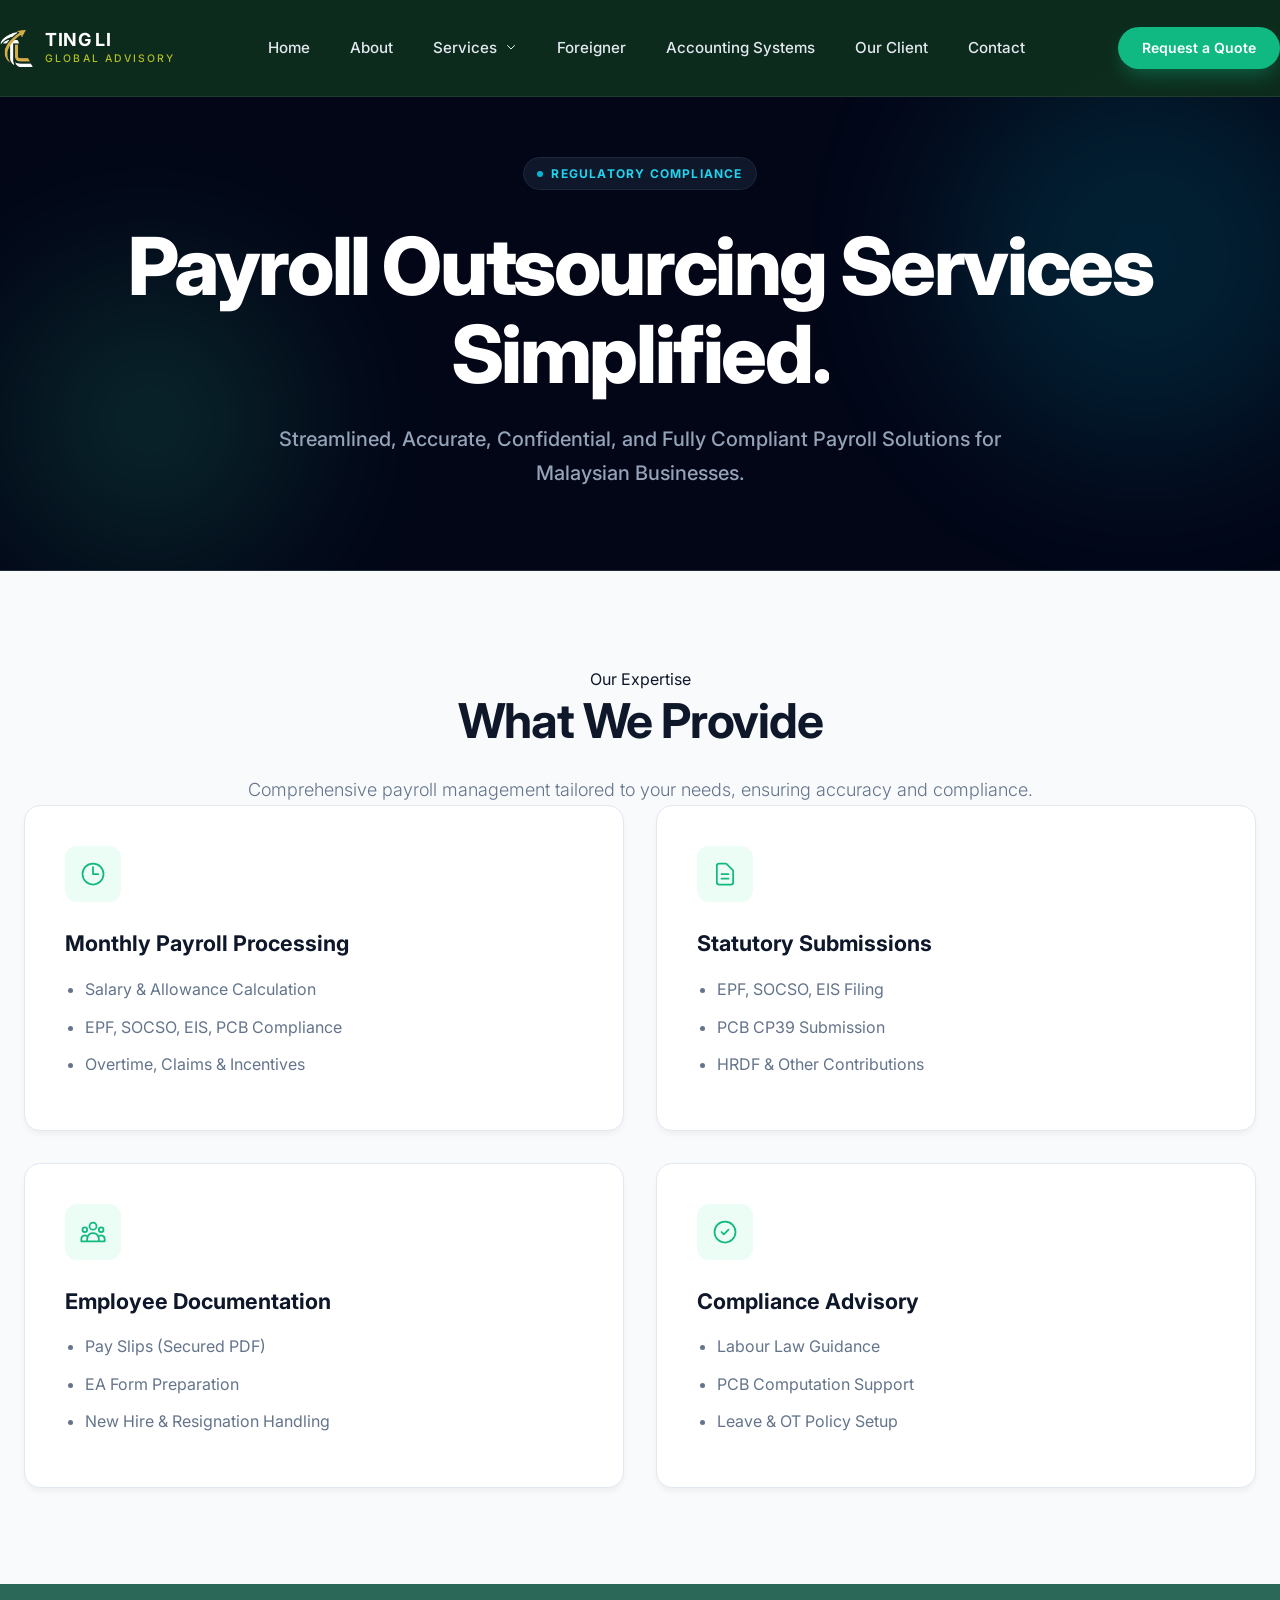
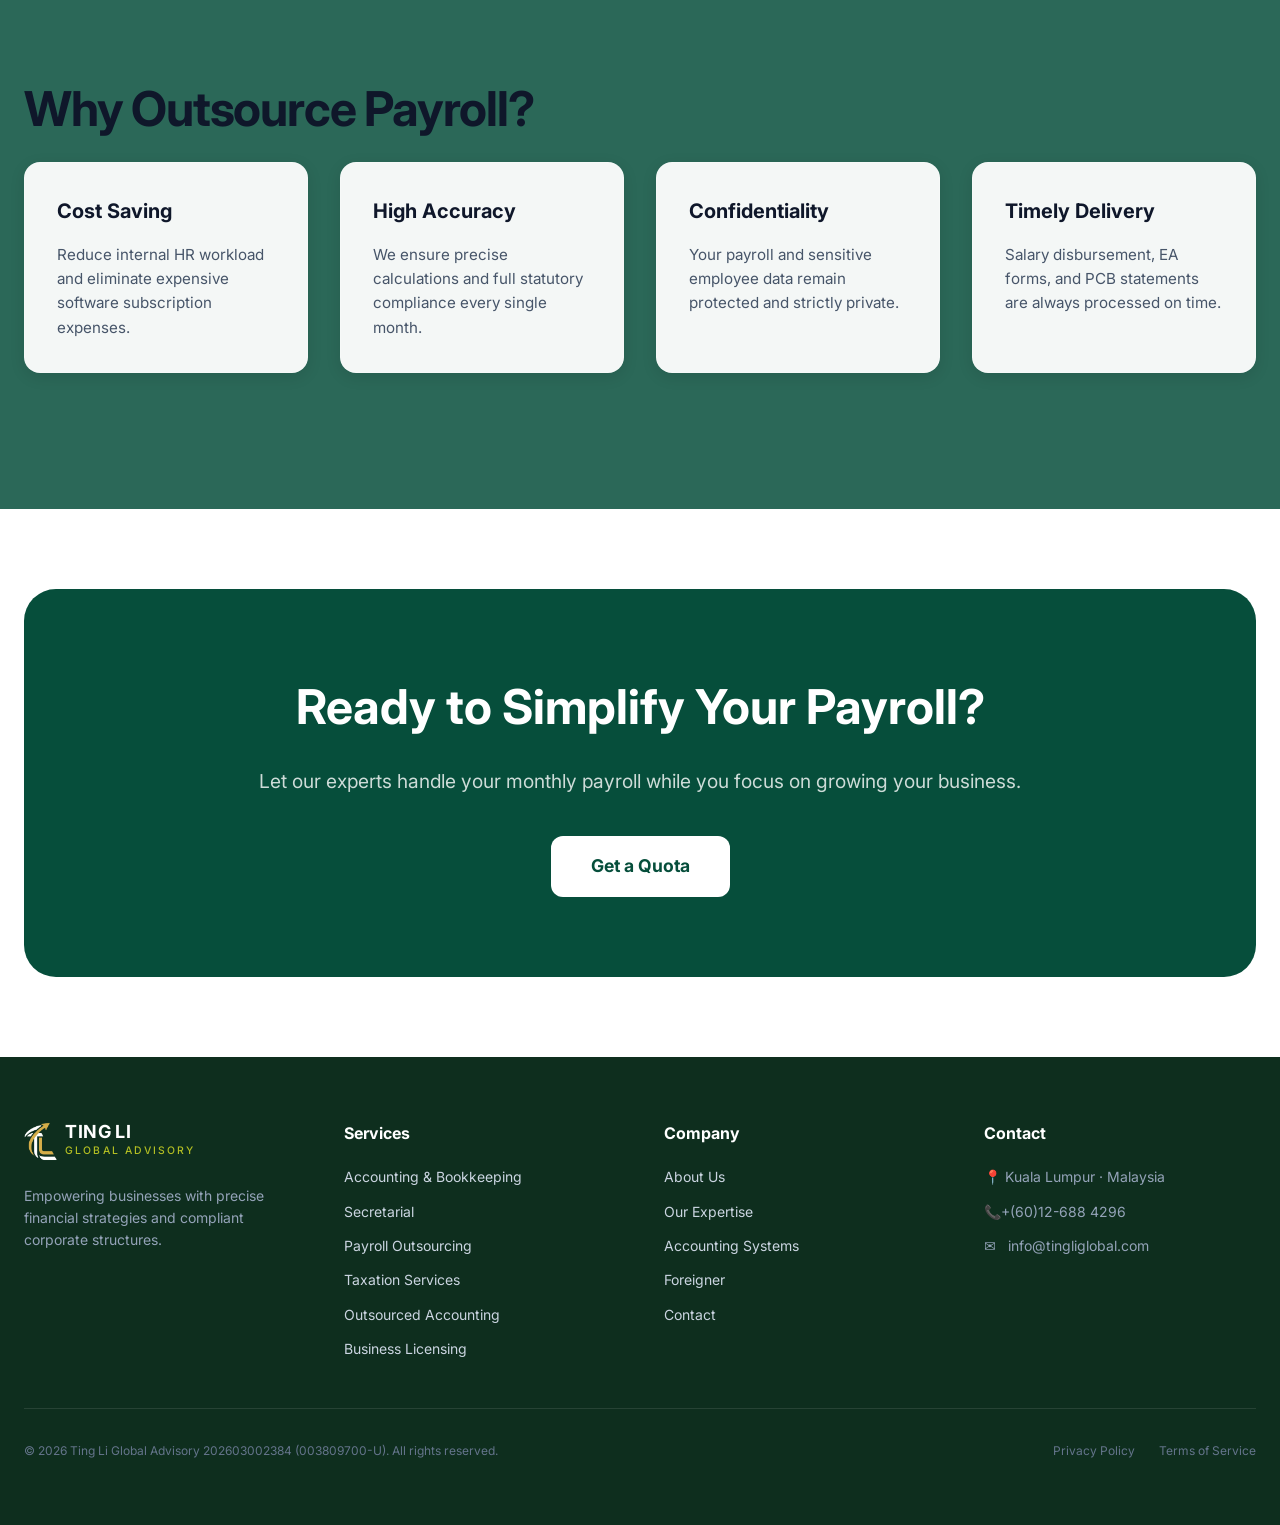
<file: payroll.html>
<!DOCTYPE html>
<html lang="en">
<head>
    <meta charset="UTF-8" />
    <meta name="viewport" content="width=device-width, initial-scale=1.0" />
    <title>Payroll Services - Ting Li Global Advisory</title>
    <link href="https://fonts.googleapis.com/css2?family=Inter:wght@300;400;500;600;700;800&display=swap" rel="stylesheet">
    <link rel="stylesheet" href="design.css" />
    <link rel="stylesheet" href="payroll.css" />
    <link rel="stylesheet" href="license.css" />
    <link rel="stylesheet" href="system.css" />
</head>
<body>

    <!-- ===== HEADER ===== -->
    <header class="site-header">
      <div class="container header-inner">
        
        <!-- Logo -->
        <a class="brand-logo" href="index.html">
            <img src="logo-short.png" alt="Ting Li Global Advisory" class="logo-img">
            <div class="logo-text-group">
                <span class="logo-title">TING LI</span>
                <span class="logo-subtitle">Global Advisory</span>
            </div>
        </a>
    
        <!-- Desktop Nav -->
        <nav class="main-nav">
          <a href="index.html" class="nav-link">Home</a>
          <a href="about.html" class="nav-link">About</a>
          
          
          <!-- Dropdown -->
          <div class="nav-item-dropdown">
            <a href="#" class="nav-link dropdown-toggle">
                Services 
                <svg class="arrow-icon" fill="none" stroke="currentColor" viewBox="0 0 24 24"><path stroke-linecap="round" stroke-linejoin="round" stroke-width="2" d="M19 9l-7 7-7-7"></path></svg>
            </a>
            <div class="dropdown-menu">
                <a href="accounting.html" class="dropdown-item">Accounting & Bookkeeping</a>
                <a href="secretarial.html" class="dropdown-item">Company Secretarial</a>
                <a href="payroll.html" class="dropdown-item">Payroll Outsourcing</a>
                <a href="taxation.html" class="dropdown-item">Taxation Services</a>
                <a href="outsource.html" class="dropdown-item">Outsourced Accounting</a>
                <a href="license.html" class="dropdown-item">Business License</a>
                <div class="dropdown-divider"></div>
                <a href="services.html" class="dropdown-item highlight-link">All Services →</a>
            </div>
          </div>
          
          <a href="foreigner.html" class="nav-link">Foreigner</a>
          <a href="system.html" class="nav-link">Accounting Systems</a>
          <a href="client.html" class="nav-link">Our Client</a>
          <a href="contact.html" class="nav-link">Contact</a>
        </nav>
    
        <!-- CTA & Mobile -->
        <div class="header-actions">
            <a href="contact.html" class="btn btn-primary btn-sm">Request a Quote</a>
            <button class="mobile-menu-btn">
              <svg class="icon" fill="none" stroke="currentColor" viewBox="0 0 24 24"><path stroke-linecap="round" stroke-linejoin="round" stroke-width="2" d="M4 6h16M4 12h16M4 18h16"></path></svg>
            </button>
        </div>
      </div>
    </header>

   
    <!-- ===== LICENSE BANNER ===== -->
    <section class="license-banner">
      <!-- Background Effects -->
      <div class="license-banner-glow glow-1"></div>
      <div class="license-banner-glow glow-2"></div>

      <div class="container license-banner-content">
        <div class="license-banner-badge">
           <span class="license-banner-dot"></span>
           Regulatory Compliance
        </div>
        <h1 class="license-banner-title">
          Payroll Outsourcing Services <br/>
          <span class="license-banner-gradient">Simplified.</span>
        </h1>
        <p class="license-banner-description">
          Streamlined, Accurate, Confidential, and Fully Compliant Payroll Solutions for Malaysian Businesses.
      </div>
    </section>

    <!-- ========================= PAYROLL SERVICES ========================= -->
    <section class="payroll-services">
        <div class="container">
            <div class="text-center mb-16">
                <div class="inline-flex items-center gap-2 px-3 py-1 rounded-full bg-emerald-50 text-emerald-700 text-xs font-bold uppercase tracking-wider mb-4 border border-emerald-100">
                    Our Expertise
                </div>
                <h2 class="section-title text-slate-900">What We Provide</h2>
                <p class="section-description">Comprehensive payroll management tailored to your needs, ensuring accuracy and compliance.</p>
            </div>
            
            <div class="payroll-grid">
                <!-- Card 1 -->
                <div class="payroll-card">
                    <div class="icon-box">
                        <svg class="card-icon" fill="none" viewBox="0 0 24 24" stroke="currentColor" stroke-width="1.5"><path stroke-linecap="round" stroke-linejoin="round" d="M12 6v6h4.5m4.5 0a9 9 0 11-18 0 9 9 0 0118 0z" /></svg>
                    </div>
                    <h3>Monthly Payroll Processing</h3>
                    <ul>
                        <li>Salary & Allowance Calculation</li>
                        <li>EPF, SOCSO, EIS, PCB Compliance</li>
                        <li>Overtime, Claims & Incentives</li>
                    </ul>
                </div>

                <!-- Card 2 -->
                <div class="payroll-card">
                    <div class="icon-box">
                        <svg class="card-icon" fill="none" viewBox="0 0 24 24" stroke="currentColor" stroke-width="1.5"><path stroke-linecap="round" stroke-linejoin="round" d="M9 12h6m-6 4h6m2 5H7a2 2 0 01-2-2V5a2 2 0 012-2h5.586a1 1 0 01.707.293l5.414 5.414a1 1 0 01.293.707V19a2 2 0 01-2 2z" /></svg>
                    </div>
                    <h3>Statutory Submissions</h3>
                    <ul>
                        <li>EPF, SOCSO, EIS Filing</li>
                        <li>PCB CP39 Submission</li>
                        <li>HRDF & Other Contributions</li>
                    </ul>
                </div>

                <!-- Card 3 -->
                <div class="payroll-card">
                    <div class="icon-box">
                        <svg class="card-icon" fill="none" viewBox="0 0 24 24" stroke="currentColor" stroke-width="1.5"><path stroke-linecap="round" stroke-linejoin="round" d="M17 20h5v-2a3 3 0 00-5.356-1.857M17 20H7m10 0v-2c0-.656-.126-1.283-.356-1.857M7 20H2v-2a3 3 0 015.356-1.857M7 20v-2c0-.656.126-1.283.356-1.857m0 0a5.002 5.002 0 019.288 0M15 7a3 3 0 11-6 0 3 3 0 016 0zm6 3a2 2 0 11-4 0 2 2 0 014 0zM7 10a2 2 0 11-4 0 2 2 0 014 0z" /></svg>
                    </div>
                    <h3>Employee Documentation</h3>
                    <ul>
                        <li>Pay Slips (Secured PDF)</li>
                        <li>EA Form Preparation</li>
                        <li>New Hire & Resignation Handling</li>
                    </ul>
                </div>

                <!-- Card 4 -->
                <div class="payroll-card">
                    <div class="icon-box">
                        <svg class="card-icon" fill="none" viewBox="0 0 24 24" stroke="currentColor" stroke-width="1.5"><path stroke-linecap="round" stroke-linejoin="round" d="M9 12l2 2 4-4m6 2a9 9 0 11-18 0 9 9 0 0118 0z" /></svg>
                    </div>
                    <h3>Compliance Advisory</h3>
                    <ul>
                        <li>Labour Law Guidance</li>
                        <li>PCB Computation Support</li>
                        <li>Leave & OT Policy Setup</li>
                    </ul>
                </div>
            </div>
        </div>
    </section>

    <!-- ========================= FEATURES ========================= -->
    <section class="payroll-features">
        <div class="container">
            <h2 class="section-title text-white mb-12">Why Outsource Payroll?</h2>
            <div class="feature-grid">
                <div class="feature-card">
                    <h3>Cost Saving</h3>
                    <p>Reduce internal HR workload and eliminate expensive software subscription expenses.</p>
                </div>
                <div class="feature-card">
                    <h3>High Accuracy</h3>
                    <p>We ensure precise calculations and full statutory compliance every single month.</p>
                </div>
                <div class="feature-card">
                    <h3>Confidentiality</h3>
                    <p>Your payroll and sensitive employee data remain protected and strictly private.</p>
                </div>
                <div class="feature-card">
                    <h3>Timely Delivery</h3>
                    <p>Salary disbursement, EA forms, and PCB statements are always processed on time.</p>
                </div>
            </div>
        </div>
    </section>

    

    <!-- ===== CTA SECTION ===== -->
    <section class="system-cta">
      <div class="container">
        <div class="cta-box">
          <h2>Ready to Simplify Your Payroll?</h2>
          <p>Let our experts handle your monthly payroll while you focus on growing your business.</p>
          <a href="contact.html" class="btn btn-white">Get a Quota</a>
        </div>
      </div>
    </section>
  </main>

     <!-- ===== FOOTER ===== -->
    <footer class="site-footer">
      <div class="container">
        <div class="footer-grid">
          
          <!-- Brand -->
          <div class="footer-col brand-col">
            <div class="footer-brand">
               <img src="logo-short.png" alt="Ting Li Global Advisory" class="logo-img">
            <div class="logo-text-group">
                <span class="logo-title">TING LI</span>
                <span class="logo-subtitle">Global Advisory</span>
            </div>
            </div>
            <p class="footer-desc">
              Empowering businesses with precise financial strategies and compliant corporate structures.
            </p>
          </div>

          <!-- Links -->
          <div class="footer-col">
            <h4 class="footer-heading">Services</h4>
            <ul class="footer-links">
              <li><a href="accounting.html">Accounting & Bookkeeping</a></li>
              <li><a href="secretarial.html">Secretarial</a></li>
              <li><a href="payroll.html">Payroll Outsourcing</a></li>
              <li><a href="taxation.html">Taxation Services</a></li>
              <li><a href="outsource.html">Outsourced Accounting</a></li>
              <li><a href="license.html">Business Licensing</a></li>
              
            </ul>
          </div>

          <div class="footer-col">
            <h4 class="footer-heading">Company</h4>
            <ul class="footer-links">
              <li><a href="about.html">About Us</a></li>
              <li><a href="services.html">Our Expertise</a></li>
              <li><a href="system.html">Accounting Systems</a></li>
              <li><a href="foreigner.html">Foreigner</a></li>
              
              <li><a href="contact.html">Contact</a></li>
            </ul>
          </div>

          <!-- Contact -->
          <div class="footer-col">
          <h4 class="footer-heading">Contact</h4>
          <ul class="footer-contact">
            <li>
               <span>📍 Kuala Lumpur · Malaysia</span>
               <span><br></span>
            </li>
            <li>
               <span>📞+(60)12-688 4296</span>
               <span></span>
            </li>
            <li>
               <span>✉️</span>
               <span>info@tingliglobal.com</span>
            </li>
          </ul>
        </div>

        </div>

        <div class="footer-bottom">
          <p>&copy; 2026 Ting Li Global Advisory 202603002384 (003809700-U). All rights reserved.</p>
          <div class="footer-legal">
            <a href="#">Privacy Policy</a>
            <a href="#">Terms of Service</a>
          </div>
        </div>
      </div>
    </footer>
<script src="design.js"></script>
</body>

</html>
</file>
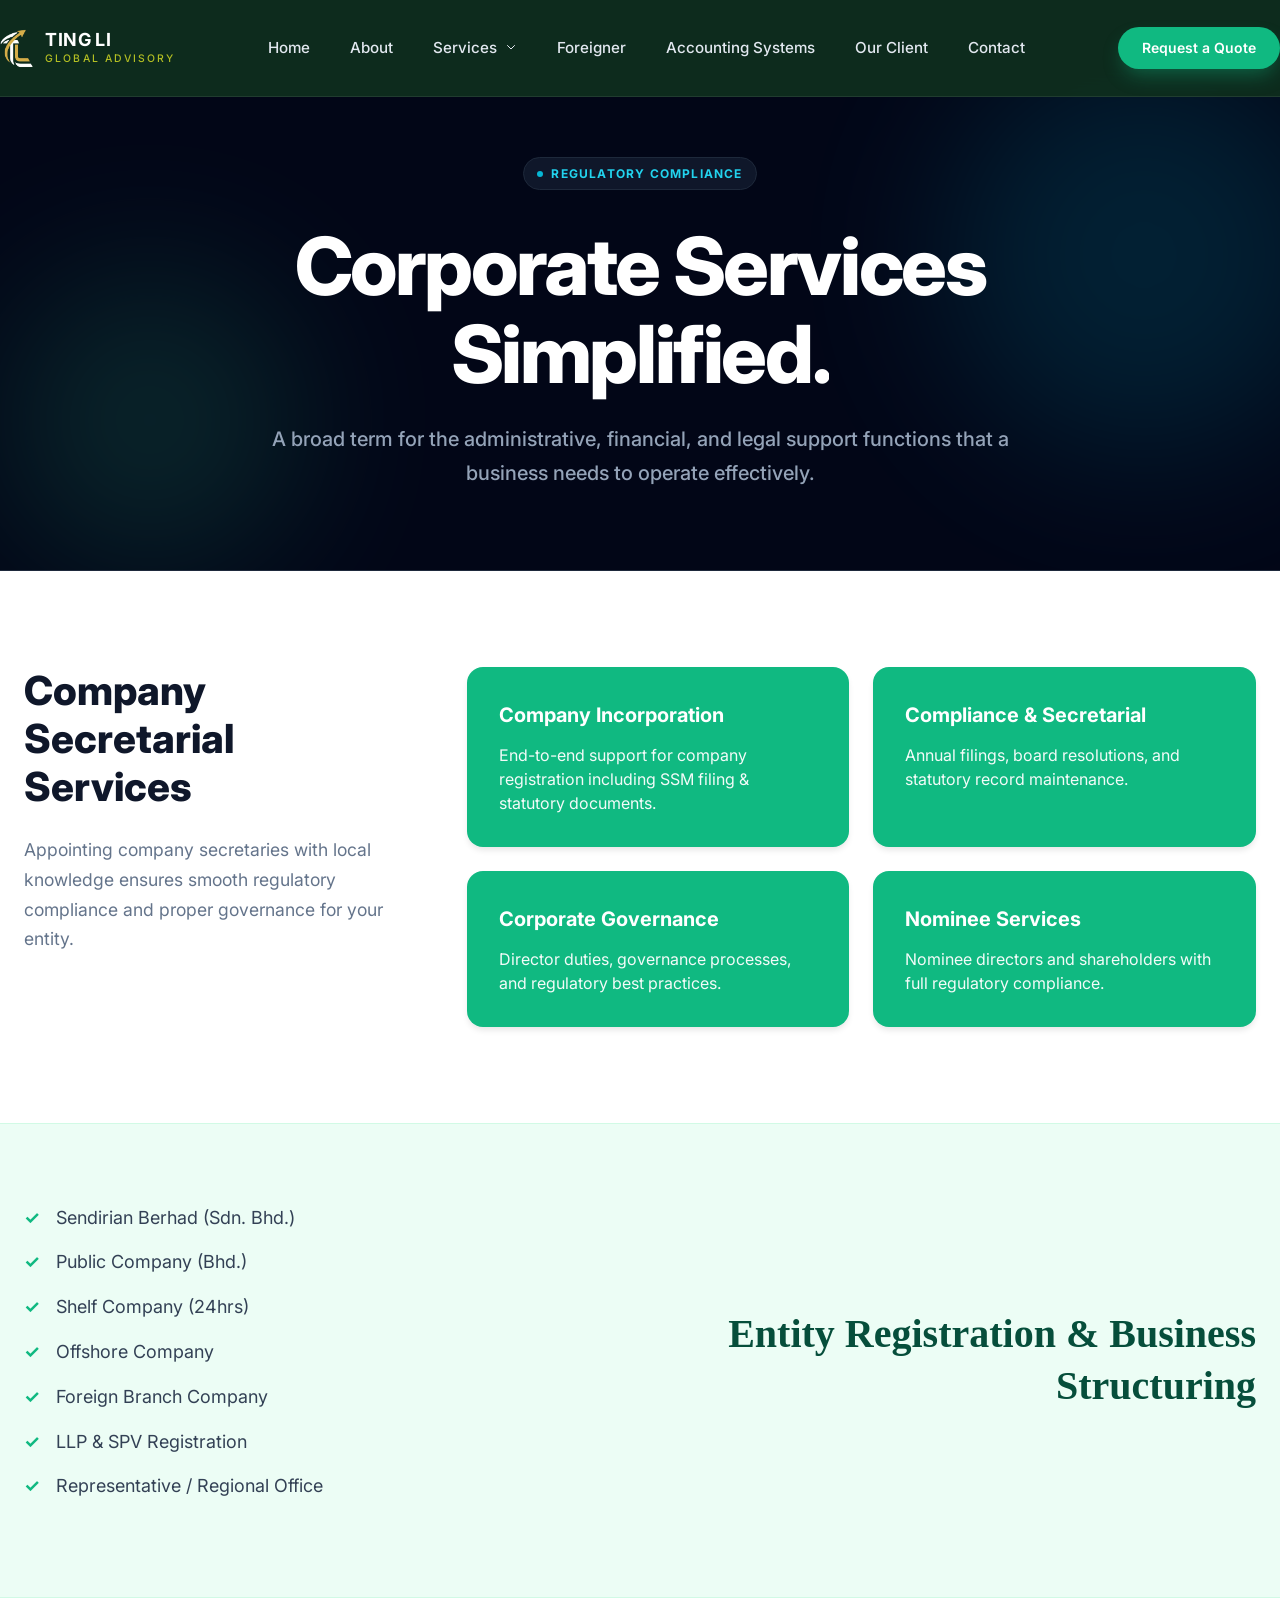
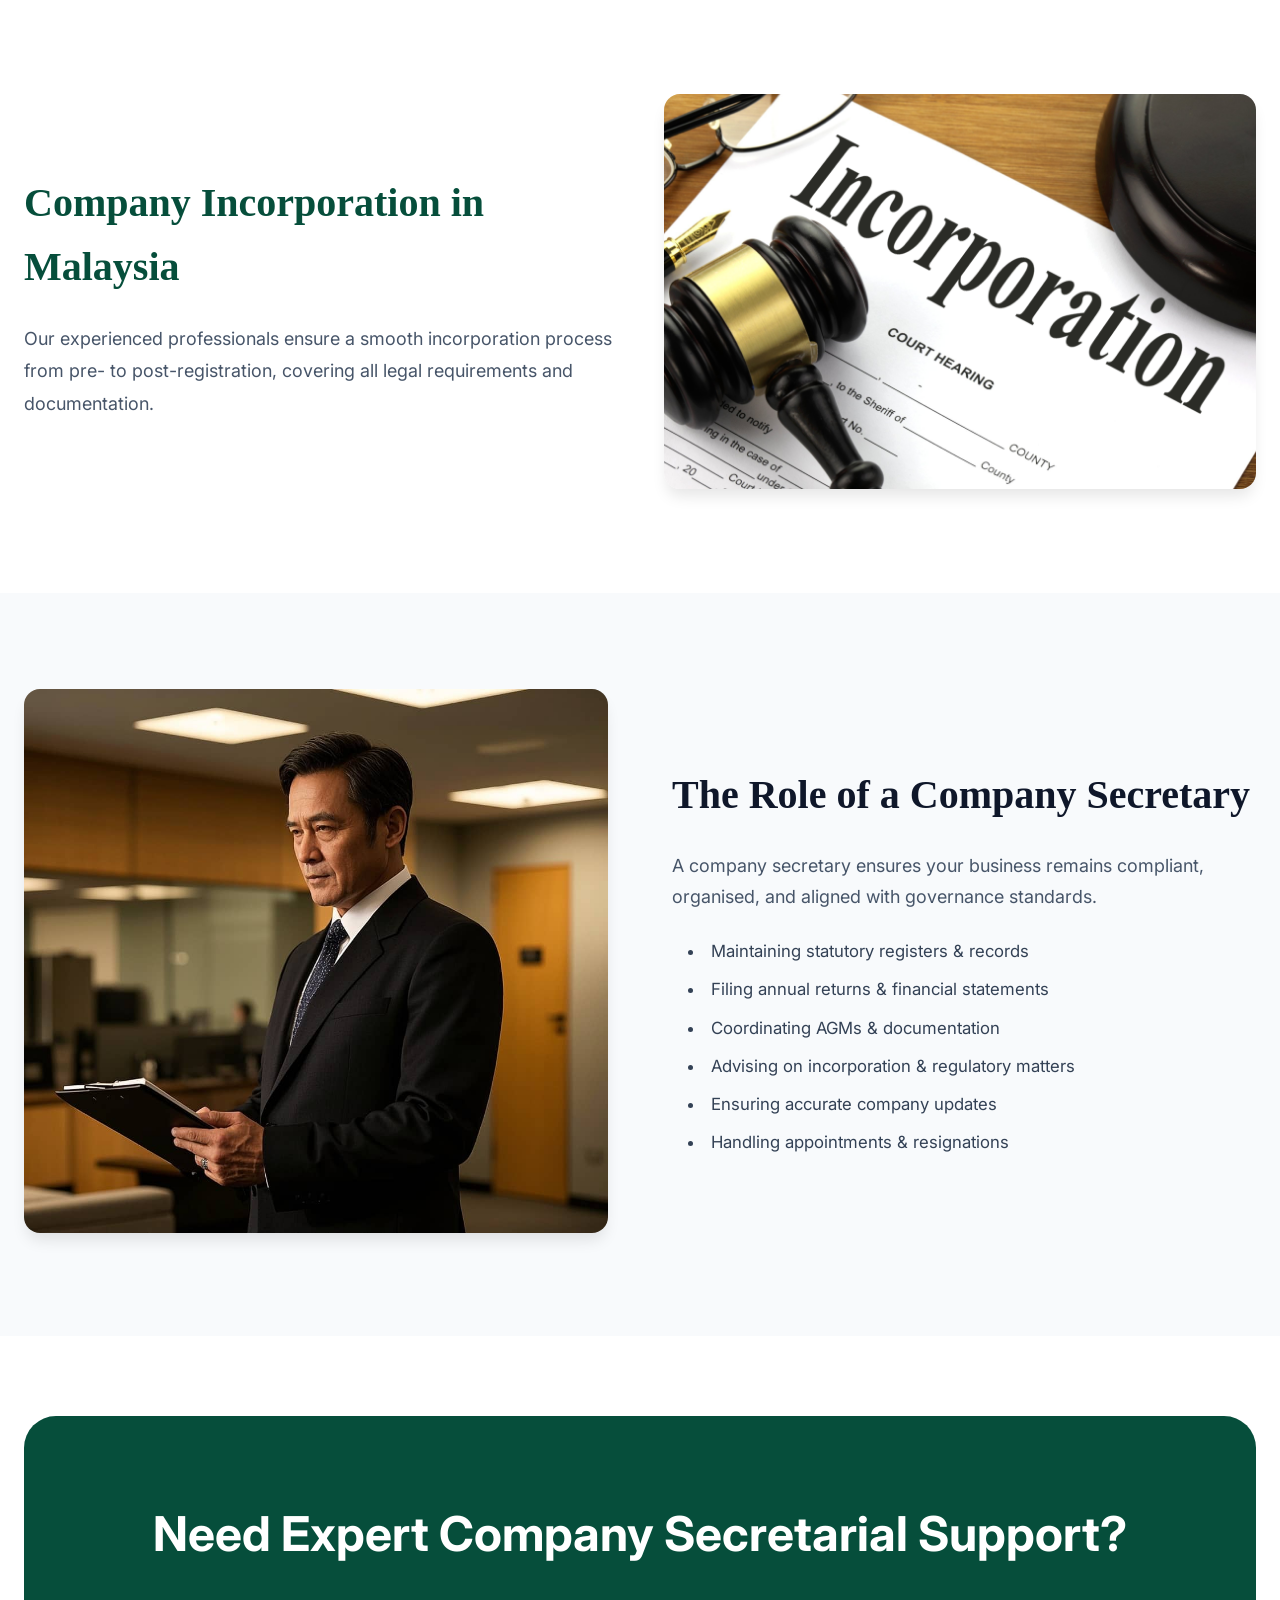
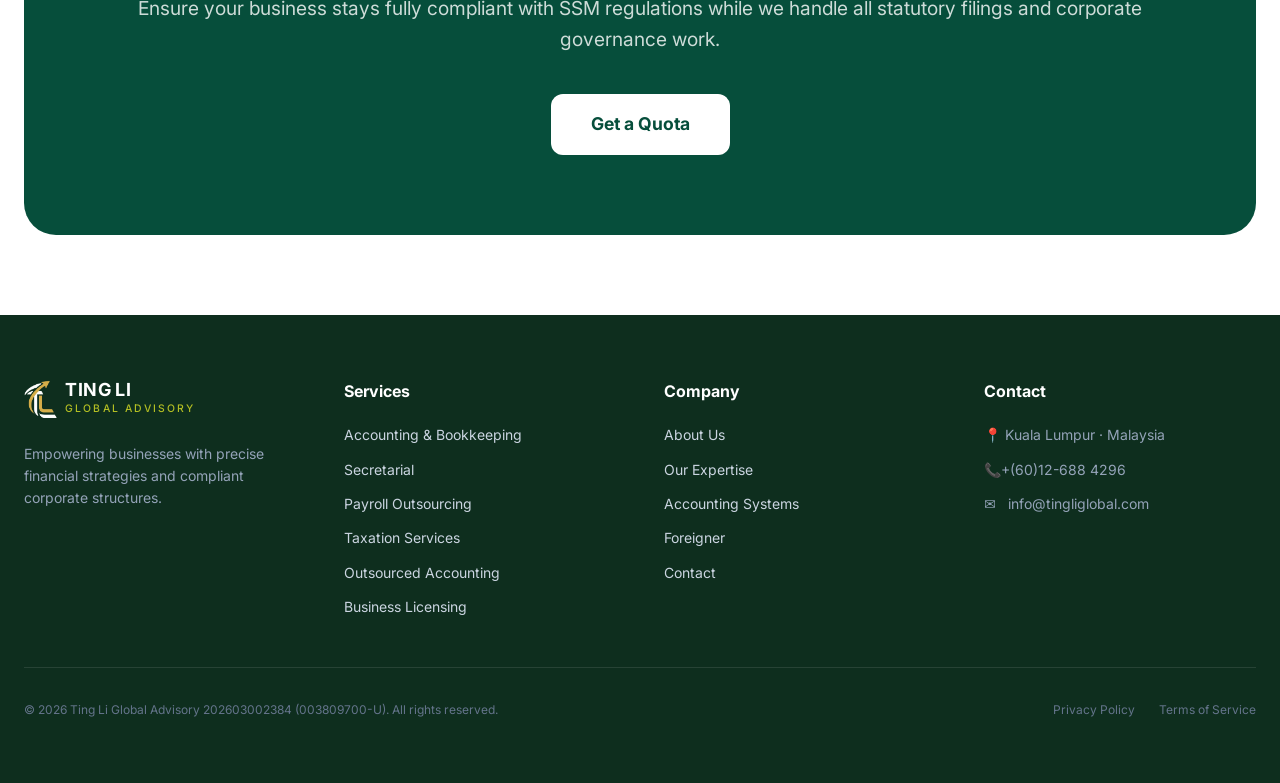
<file: secretarial.html>
<!DOCTYPE html>
<html lang="en">
<head>
    <meta charset="UTF-8">
    <meta name="viewport" content="width=device-width, initial-scale=1.0">
    <title>Company Secretarial Services - Ting Li Global Advisory</title>
    <!-- Fonts -->
    <link href="https://fonts.googleapis.com/css2?family=Inter:wght@300;400;500;600;700;800&family=Georgia&display=swap" rel="stylesheet">
    
    <!-- Stylesheets -->
    <link rel="stylesheet" href="design.css">       <!-- Global Styles (Header/Footer/Container) -->
    <link rel="stylesheet" href="system.css">      <!-- Shared Component Styles (Banner/CTA) -->
    <link rel="stylesheet" href="secretarial.css">  <!-- Page Specific Styles -->
    <link rel="stylesheet" href="license.css">
</head>
<body>

    <!-- ===== HEADER ===== -->
    <header class="site-header">
      <div class="container header-inner">
        
        <!-- Logo -->
        <a class="brand-logo" href="index.html">
            <img src="logo-short.png" alt="Ting Li Global Advisory" class="logo-img">
            <div class="logo-text-group">
                <span class="logo-title">TING LI</span>
                <span class="logo-subtitle">Global Advisory</span>
            </div>
        </a>
    
        <!-- Desktop Nav -->
        <nav class="main-nav">
          <a href="index.html" class="nav-link">Home</a>
          <a href="about.html" class="nav-link">About</a>
          
          <!-- Dropdown -->
          <div class="nav-item-dropdown">
            <a href="#" class="nav-link dropdown-toggle">
                Services 
                <svg class="arrow-icon" fill="none" stroke="currentColor" viewBox="0 0 24 24"><path stroke-linecap="round" stroke-linejoin="round" stroke-width="2" d="M19 9l-7 7-7-7"></path></svg>
            </a>
            <div class="dropdown-menu">
                <a href="accounting.html" class="dropdown-item">Accounting & Bookkeeping</a>
                <a href="secretarial.html" class="dropdown-item">Company Secretarial</a>
                <a href="payroll.html" class="dropdown-item">Payroll Outsourcing</a>
                <a href="taxation.html" class="dropdown-item">Taxation Services</a>
                <a href="outsource.html" class="dropdown-item">Outsourced Accounting</a>
                <a href="license.html" class="dropdown-item">Business License</a>
                <div class="dropdown-divider"></div>
                <a href="services.html" class="dropdown-item highlight-link">All Services →</a>
            </div>
          </div>
          
          <a href="foreigner.html" class="nav-link">Foreigner</a>
          <a href="system.html" class="nav-link">Accounting Systems</a>
          <a href="client.html" class="nav-link">Our Client</a>
          <a href="contact.html" class="nav-link">Contact</a>
        </nav>
    
        <!-- CTA & Mobile -->
        <div class="header-actions">
            <a href="contact.html" class="btn btn-primary btn-sm">Request a Quote</a>
            <button class="mobile-menu-btn">
              <svg class="icon" fill="none" stroke="currentColor" viewBox="0 0 24 24"><path stroke-linecap="round" stroke-linejoin="round" stroke-width="2" d="M4 6h16M4 12h16M4 18h16"></path></svg>
            </button>
        </div>
      </div>
    </header>

    

    <!-- ===== LICENSE BANNER ===== -->
    <section class="license-banner">
      <!-- Background Effects -->
      <div class="license-banner-glow glow-1"></div>
      <div class="license-banner-glow glow-2"></div>

      <div class="container license-banner-content">
        <div class="license-banner-badge">
           <span class="license-banner-dot"></span>
           Regulatory Compliance
        </div>
        <h1 class="license-banner-title">
          Corporate Services <br/>
          <span class="license-banner-gradient">Simplified.</span>
        </h1>
        <p class="license-banner-description">
          A broad term for the administrative, financial, and legal support functions that a business needs to operate effectively.
      </div>
    </section>

    <!-- ==================== CORPORATE SERVICES ==================== -->
    <section class="corp-services">
      <div class="container corp-layout">

        <!-- LEFT SIDE TITLE -->
        <div class="corp-left">
          <h2 class="corp-title">Company Secretarial Services</h2>
          <p class="corp-subtext">
            Appointing company secretaries with local knowledge ensures smooth regulatory compliance and proper governance for your entity.
          </p>
        </div>

        <!-- RIGHT SIDE 4 BOXES -->
        <div class="corp-right">

          <div class="corp-card">
            <h3>Company Incorporation</h3>
            <p>End-to-end support for company registration including SSM filing & statutory documents.</p>
          </div>

          <div class="corp-card">
            <h3>Compliance & Secretarial</h3>
            <p>Annual filings, board resolutions, and statutory record maintenance.</p>
          </div>

          <div class="corp-card">
            <h3>Corporate Governance</h3>
            <p>Director duties, governance processes, and regulatory best practices.</p>
          </div>

          <div class="corp-card">
            <h3>Nominee Services</h3>
            <p>Nominee directors and shareholders with full regulatory compliance.</p>
          </div>

        </div>

      </div>
    </section>

    <!-- ==================== ENTITY REGISTRATION ==================== -->
    <section class="entity-section">
        <div class="container entity-layout">
            <div class="entity-left">
                <ul>
                    <li>Sendirian Berhad (Sdn. Bhd.)</li>
                    <li>Public Company (Bhd.)</li>
                    <li>Shelf Company (24hrs)</li>
                    <li>Offshore Company</li>
                    <li>Foreign Branch Company</li>
                    <li>LLP & SPV Registration</li>
                    <li>Representative / Regional Office</li>
                </ul>
            </div>
            <div class="entity-right">
                <h2>Entity Registration & Business Structuring</h2>
            </div>
        </div>
    </section>


    <!-- ==================== COMPANY INCORPORATION MALAYSIA ==================== -->
    <section class="incorp-section">
        <div class="container incorp-layout">
            <div class="incorp-text">
                <h2>Company Incorporation in Malaysia</h2>
                <p>Our experienced professionals ensure a smooth incorporation process from pre- to post-registration, covering all legal requirements and documentation.</p>
            </div>
            <div class="incorp-image">
                <img src="company-incorp.jpg" alt="Company Incorporation" />
            </div>
        </div>
    </section>


    <!-- ==================== ROLE OF A COMPANY SECRETARY ==================== -->
    <section class="role-section">
        <div class="container role-layout">
          <div class="role-img">
                <img src="company-secretary.jpeg" alt="Company Secretary">
            </div>
            <div class="role-text">
                <h2>The Role of a Company Secretary</h2>
                <p>A company secretary ensures your business remains compliant, organised, and aligned with governance standards.</p>
                <ul>
                    <li>Maintaining statutory registers & records</li>
                    <li>Filing annual returns & financial statements</li>
                    <li>Coordinating AGMs & documentation</li>
                    <li>Advising on incorporation & regulatory matters</li>
                    <li>Ensuring accurate company updates</li>
                    <li>Handling appointments & resignations</li>
                </ul>
            </div>
            
        </div>
    </section>

    

    <!-- ===== CTA SECTION ===== -->
    <section class="system-cta">
      <div class="container">
        <div class="cta-box">
          <h2>Need Expert Company Secretarial Support?</h2>
          <p>Ensure your business stays fully compliant with SSM regulations while we handle all statutory filings and corporate governance work.</p>
          <a href="contact.html" class="btn btn-white">Get a Quota</a>
        </div>
      </div>
    </section>
  </main>

  
    

     <!-- ===== FOOTER ===== -->
    <footer class="site-footer">
      <div class="container">
        <div class="footer-grid">
          
          <!-- Brand -->
          <div class="footer-col brand-col">
            <div class="footer-brand">
               <img src="logo-short.png" alt="Ting Li Global Advisory" class="logo-img">
            <div class="logo-text-group">
                <span class="logo-title">TING LI</span>
                <span class="logo-subtitle">Global Advisory</span>
            </div>
            </div>
            <p class="footer-desc">
              Empowering businesses with precise financial strategies and compliant corporate structures.
            </p>
          </div>

          <!-- Links -->
          <div class="footer-col">
            <h4 class="footer-heading">Services</h4>
            <ul class="footer-links">
              <li><a href="accounting.html">Accounting & Bookkeeping</a></li>
              <li><a href="secretarial.html">Secretarial</a></li>
              <li><a href="payroll.html">Payroll Outsourcing</a></li>
              <li><a href="taxation.html">Taxation Services</a></li>
              <li><a href="outsource.html">Outsourced Accounting</a></li>
              <li><a href="license.html">Business Licensing</a></li>
            </ul>
          </div>

          <div class="footer-col">
            <h4 class="footer-heading">Company</h4>
            <ul class="footer-links">
              <li><a href="about.html">About Us</a></li>
              <li><a href="services.html">Our Expertise</a></li>
              <li><a href="system.html">Accounting Systems</a></li>
              <li><a href="foreigner.html">Foreigner</a></li>
              
              <li><a href="contact.html">Contact</a></li>
            </ul>
          </div>

          <!-- Contact -->
          <div class="footer-col">
          <h4 class="footer-heading">Contact</h4>
          <ul class="footer-contact">
            <li>
              <span>📍 Kuala Lumpur · Malaysia</span>
               <span><br></span>
            </li>
            <li>
               <span>📞+(60)12-688 4296</span>
               <span></span>
            </li>
            <li>
               <span>✉️</span>
               <span>info@tingliglobal.com</span>
            </li>
          </ul>
        </div>

        </div>

        <div class="footer-bottom">
          <p>&copy; 2026 Ting Li Global Advisory 202603002384 (003809700-U). All rights reserved.</p>
          <div class="footer-legal">
            <a href="#">Privacy Policy</a>
            <a href="#">Terms of Service</a>
          </div>
        </div>
      </div>
    </footer>
    <script src="design.js"></script>
</body>

</html>
</file>
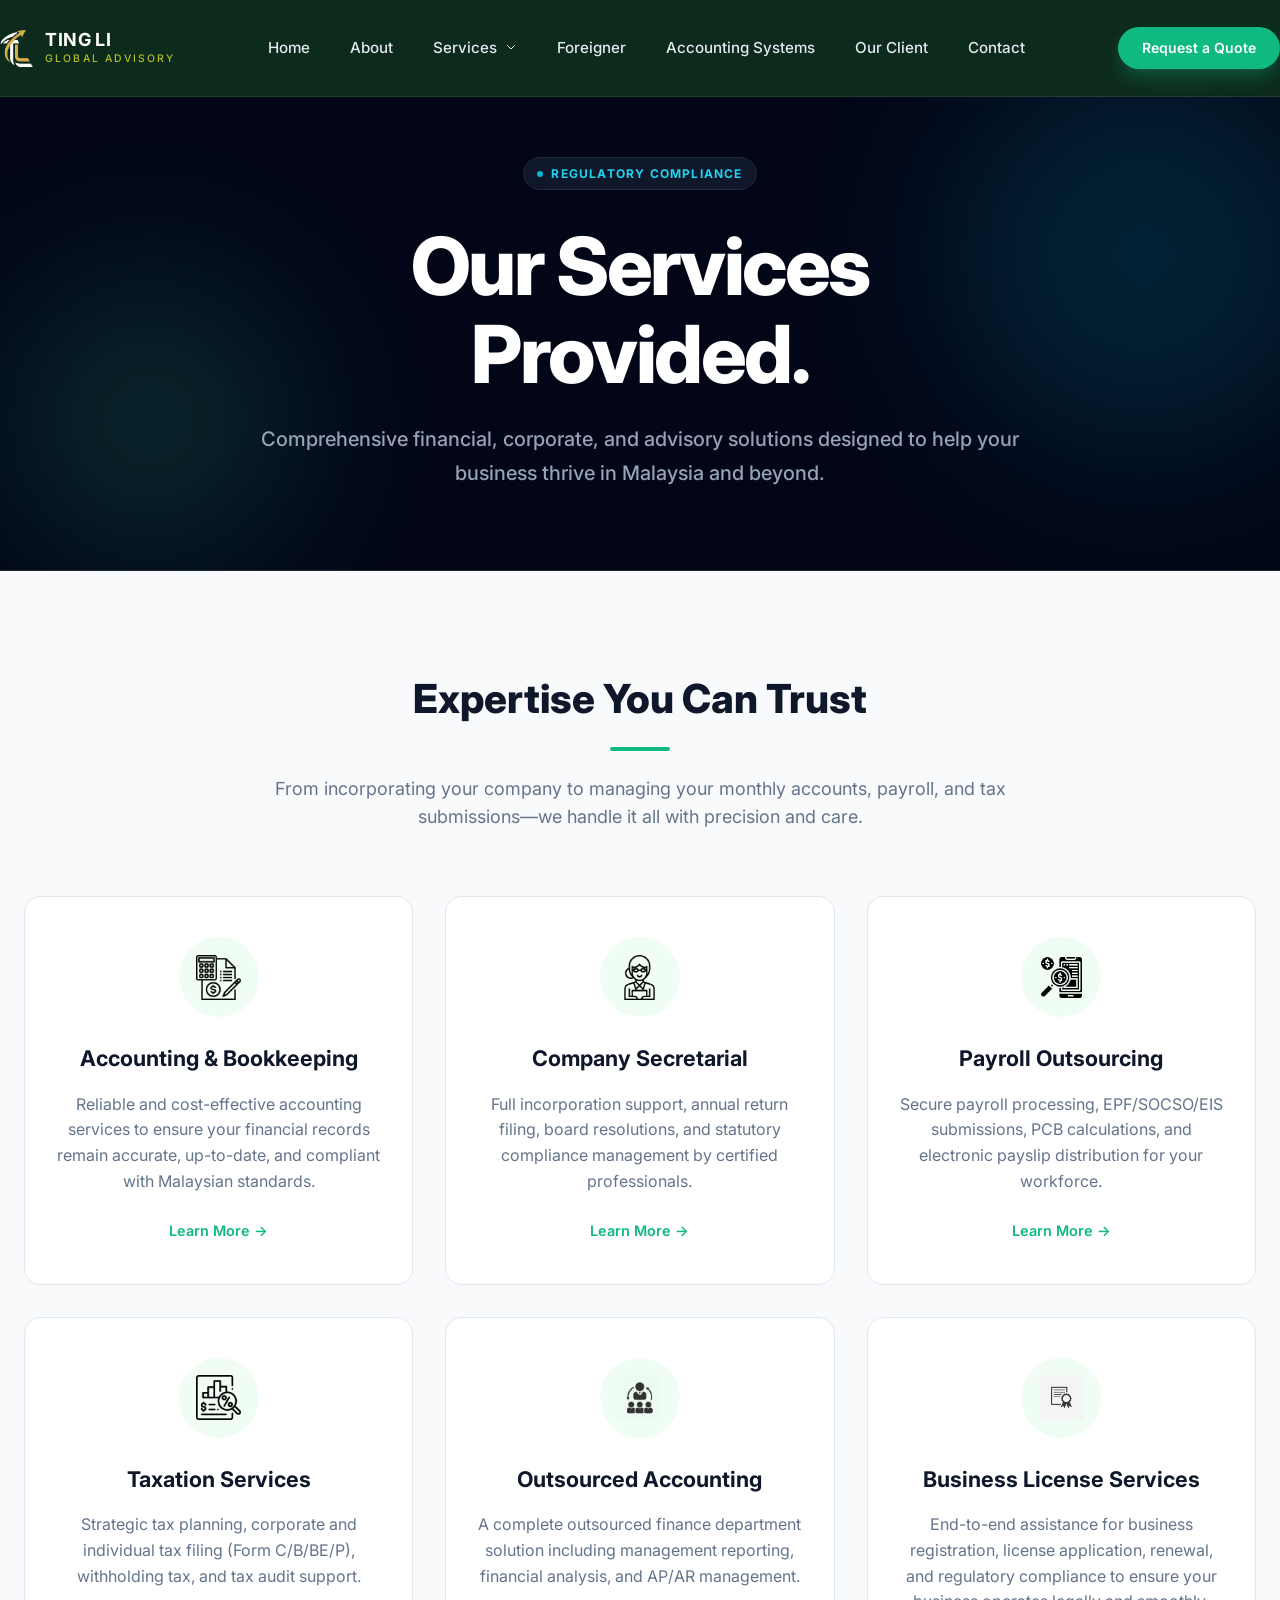
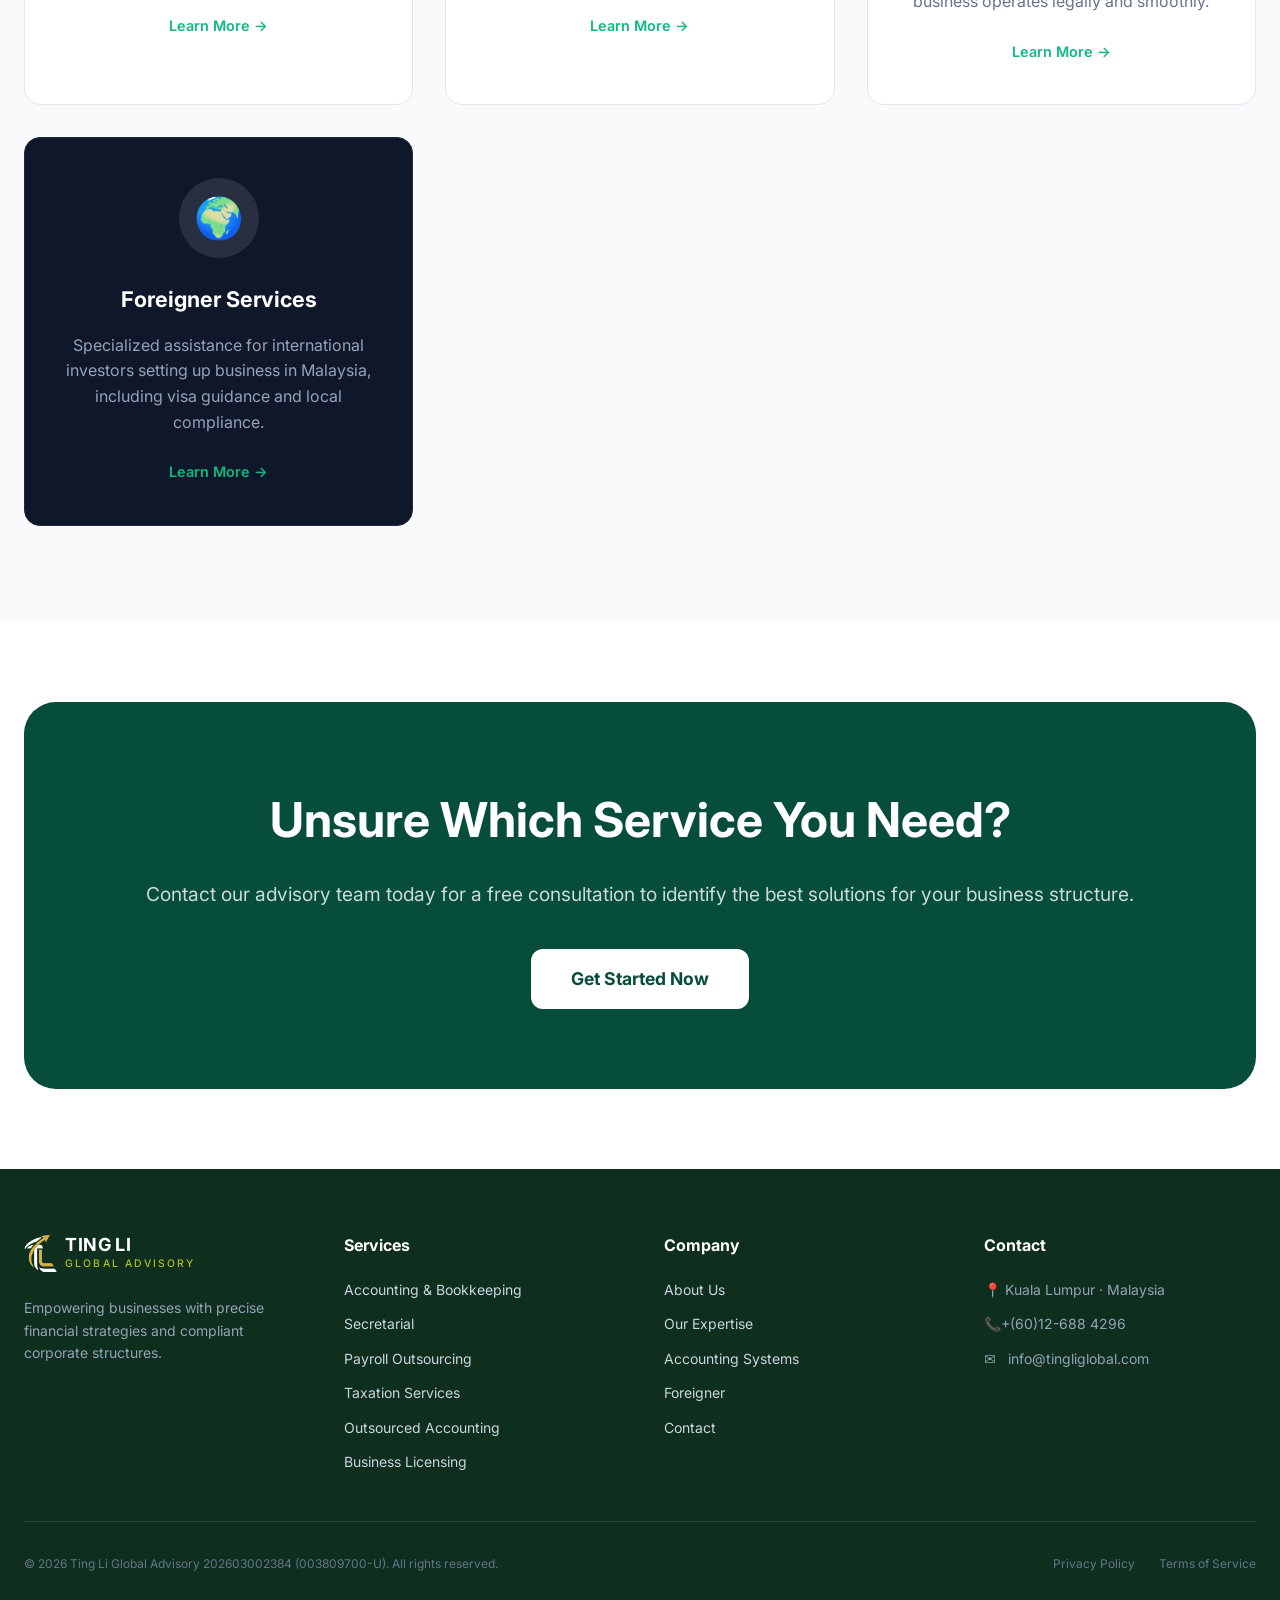
<file: services.html>
<!DOCTYPE html>
<html lang="en">
<head>
    <meta charset="UTF-8">
    <meta name="viewport" content="width=device-width, initial-scale=1.0">
    <title>All Services - Ting Li Global Advisory</title>
    <!-- Fonts -->
    <link href="https://fonts.googleapis.com/css2?family=Inter:wght@300;400;500;600;700;800&display=swap" rel="stylesheet">
    
    <!-- Stylesheets -->
    <link rel="stylesheet" href="design.css">       <!-- Global Styles (Fixes Alignment) -->
    <link rel="stylesheet" href="system.css">      <!-- Shared Styles (Banner/CTA) -->
    <link rel="stylesheet" href="services.css">     <!-- Page Specific Styles -->
    <link rel="stylesheet" href="license.css"> 
</head>
<body>

    <!-- ===== HEADER ===== -->
    <header class="site-header">
      <div class="container header-inner">
        
        <!-- Logo -->
        <a class="brand-logo" href="index.html">
            <img src="logo-short.png" alt="Ting Li Global Advisory" class="logo-img">
            <div class="logo-text-group">
                <span class="logo-title">TING LI</span>
                <span class="logo-subtitle">Global Advisory</span>
            </div>
        </a>
    
        <!-- Desktop Nav -->
        <nav class="main-nav">
          <a href="index.html" class="nav-link">Home</a>
          <a href="about.html" class="nav-link">About</a>
          
          
          <!-- Dropdown -->
          <div class="nav-item-dropdown">
            <a href="#" class="nav-link dropdown-toggle">
                Services 
                <svg class="arrow-icon" fill="none" stroke="currentColor" viewBox="0 0 24 24"><path stroke-linecap="round" stroke-linejoin="round" stroke-width="2" d="M19 9l-7 7-7-7"></path></svg>
            </a>
            <div class="dropdown-menu">
                <a href="accounting.html" class="dropdown-item">Accounting & Bookkeeping</a>
                <a href="secretarial.html" class="dropdown-item">Company Secretarial</a>
                <a href="payroll.html" class="dropdown-item">Payroll Outsourcing</a>
                <a href="taxation.html" class="dropdown-item">Taxation Services</a>
                <a href="outsource.html" class="dropdown-item">Outsourced Accounting</a>
                <a href="license.html" class="dropdown-item">Business License</a>
                <div class="dropdown-divider"></div>
                <a href="services.html" class="dropdown-item highlight-link">All Services →</a>
            </div>
          </div>
          
          <a href="foreigner.html" class="nav-link">Foreigner</a>
          <a href="system.html" class="nav-link">Accounting Systems</a>
          <a href="client.html" class="nav-link">Our Client</a>
          <a href="contact.html" class="nav-link">Contact</a>
        </nav>
    
        <!-- CTA & Mobile -->
        <div class="header-actions">
            <a href="contact.html" class="btn btn-primary btn-sm">Request a Quote</a>
            <button class="mobile-menu-btn">
              <svg class="icon" fill="none" stroke="currentColor" viewBox="0 0 24 24"><path stroke-linecap="round" stroke-linejoin="round" stroke-width="2" d="M4 6h16M4 12h16M4 18h16"></path></svg>
            </button>
        </div>
      </div>
    </header>

   

    <!-- ===== LICENSE BANNER ===== -->
    <section class="license-banner">
      <!-- Background Effects -->
      <div class="license-banner-glow glow-1"></div>
      <div class="license-banner-glow glow-2"></div>

      <div class="container license-banner-content">
        <div class="license-banner-badge">
           <span class="license-banner-dot"></span>
           Regulatory Compliance
        </div>
        <h1 class="license-banner-title">
          Our Services <br/>
          <span class="license-banner-gradient">Provided.</span>
          
        </h1>
        <p class="license-banner-description">
          Comprehensive financial, corporate, and advisory solutions designed to help your business thrive in Malaysia and beyond.
      </div>
    </section>

    <!-- ==================== SERVICES GRID ==================== -->
    <section class="services-list-section">
        <div class="container">
            
            <div class="services-intro">
                <h2>Expertise You Can Trust</h2>
                <div class="divider-line"></div>
                <p>From incorporating your company to managing your monthly accounts, payroll, and tax submissions—we handle it all with precision and care.</p>
            </div>

            <div class="services-main-grid">
                
                <!-- Service 1: Accounting -->
                <a href="accounting.html" class="main-service-card">
                    <div class="icon-wrapper">
                        <img src="icon-accounting.png" alt="Accounting">
                    </div>
                    <div class="card-content">
                        <h3>Accounting & Bookkeeping</h3>
                        <p>Reliable and cost-effective accounting services to ensure your financial records remain accurate, up-to-date, and compliant with Malaysian standards.</p>
                        <span class="learn-more-link">Learn More &rarr;</span>
                    </div>
                </a>

                <!-- Service 2: Secretarial -->
                <a href="secretarial.html" class="main-service-card">
                    <div class="icon-wrapper">
                        <img src="icon-secretarial.png" alt="Company Secretarial">
                    </div>
                    <div class="card-content">
                        <h3>Company Secretarial</h3>
                        <p>Full incorporation support, annual return filing, board resolutions, and statutory compliance management by certified professionals.</p>
                        <span class="learn-more-link">Learn More &rarr;</span>
                    </div>
                </a>

                <!-- Service 3: Payroll -->
                <a href="payroll.html" class="main-service-card">
                    <div class="icon-wrapper">
                        <img src="icon-payroll.png" alt="Payroll">
                    </div>
                    <div class="card-content">
                        <h3>Payroll Outsourcing</h3>
                        <p>Secure payroll processing, EPF/SOCSO/EIS submissions, PCB calculations, and electronic payslip distribution for your workforce.</p>
                        <span class="learn-more-link">Learn More &rarr;</span>
                    </div>
                </a>

                <!-- Service 4: Taxation -->
                <a href="taxation.html" class="main-service-card">
                    <div class="icon-wrapper">
                        <img src="icon-taxation.png" alt="Taxation">
                    </div>
                    <div class="card-content">
                        <h3>Taxation Services</h3>
                        <p>Strategic tax planning, corporate and individual tax filing (Form C/B/BE/P), withholding tax, and tax audit support.</p>
                        <span class="learn-more-link">Learn More &rarr;</span>
                    </div>
                </a>

                <!-- Service 5: Outsource -->
                <a href="outsource.html" class="main-service-card">
                    <div class="icon-wrapper">
                        <img src="icon-outsource.jpg" alt="Outsourced Accounting">
                    </div>
                    <div class="card-content">
                        <h3>Outsourced Accounting</h3>
                        <p>A complete outsourced finance department solution including management reporting, financial analysis, and AP/AR management.</p>
                        <span class="learn-more-link">Learn More &rarr;</span>
                    </div>
                </a>

                <!-- Service 6: Business License -->
                <a href="business-license.html" class="main-service-card">
                  <div class="icon-wrapper">
                    <img src="icon-license.jpg" alt="Business License Services">
                  </div>
                <div class="card-content">
                    <h3>Business License Services</h3>
                    <p>End-to-end assistance for business registration, license application, renewal, and regulatory compliance to ensure your business operates legally and smoothly.</p>
                    <span class="learn-more-link">Learn More &rarr;</span>
                </div>
                </a>


                 <!-- Service 6: Foreigner -->
                 <a href="foreigner.html" class="main-service-card highlight-card">
                    <div class="icon-wrapper">
                         <!-- Using a generic world icon if image not avail, or use text -->
                         <div class="text-icon">🌍</div>
                    </div>
                    <div class="card-content">
                        <h3>Foreigner Services</h3>
                        <p>Specialized assistance for international investors setting up business in Malaysia, including visa guidance and local compliance.</p>
                        <span class="learn-more-link">Learn More &rarr;</span>
                    </div>
                </a>

            </div>

        </div>
    </section>

    <!-- ===== CTA SECTION ===== -->
    <section class="system-cta">
      <div class="container">
        <div class="cta-box">
          <h2>Unsure Which Service You Need?</h2>
          <p>Contact our advisory team today for a free consultation to identify the best solutions for your business structure.</p>
          <a href="contact.html" class="btn btn-white">Get Started Now</a>
        </div>
      </div>
    </section>
  </main>
    

     <!-- ===== FOOTER ===== -->
    <footer class="site-footer">
      <div class="container">
        <div class="footer-grid">
          
          <!-- Brand -->
          <div class="footer-col brand-col">
            <div class="footer-brand">
               <img src="logo-short.png" alt="Ting Li Global Advisory" class="logo-img">
            <div class="logo-text-group">
                <span class="logo-title">TING LI</span>
                <span class="logo-subtitle">Global Advisory</span>
            </div>
            </div>
            <p class="footer-desc">
              Empowering businesses with precise financial strategies and compliant corporate structures.
            </p>
          </div>

          <!-- Links -->
          <div class="footer-col">
            <h4 class="footer-heading">Services</h4>
            <ul class="footer-links">
              
              <li><a href="accounting.html">Accounting & Bookkeeping</a></li>
              <li><a href="secretarial.html">Secretarial</a></li>
              <li><a href="payroll.html">Payroll Outsourcing</a></li>
              <li><a href="taxation.html">Taxation Services</a></li>
              <li><a href="outsource.html">Outsourced Accounting</a></li>
              <li><a href="license.html">Business Licensing</a></li>
            </ul>
          </div>

          <div class="footer-col">
            <h4 class="footer-heading">Company</h4>
            <ul class="footer-links">
              <li><a href="about.html">About Us</a></li>
              <li><a href="services.html">Our Expertise</a></li>
              <li><a href="system.html">Accounting Systems</a></li>
              <li><a href="foreigner.html">Foreigner</a></li>
              
              <li><a href="contact.html">Contact</a></li>
            </ul>
          </div>

          <!-- Contact -->
          <div class="footer-col">
          <h4 class="footer-heading">Contact</h4>
          <ul class="footer-contact">
            <li>
               <span>📍 Kuala Lumpur · Malaysia</span>
               <span><br></span>
            </li>
            <li>
               <span>📞+(60)12-688 4296</span>
               <span></span>
            </li>
            <li>
               <span>✉️</span>
               <span>info@tingliglobal.com</span>
            </li>
          </ul>
        </div>

        </div>

        <div class="footer-bottom">
          <p>&copy; 2026 Ting Li Global Advisory 202603002384 (003809700-U). All rights reserved.</p>
          <div class="footer-legal">
            <a href="#">Privacy Policy</a>
            <a href="#">Terms of Service</a>
          </div>
        </div>
      </div>
    </footer>
<script src="design.js"></script>
</body>

</html>
</file>
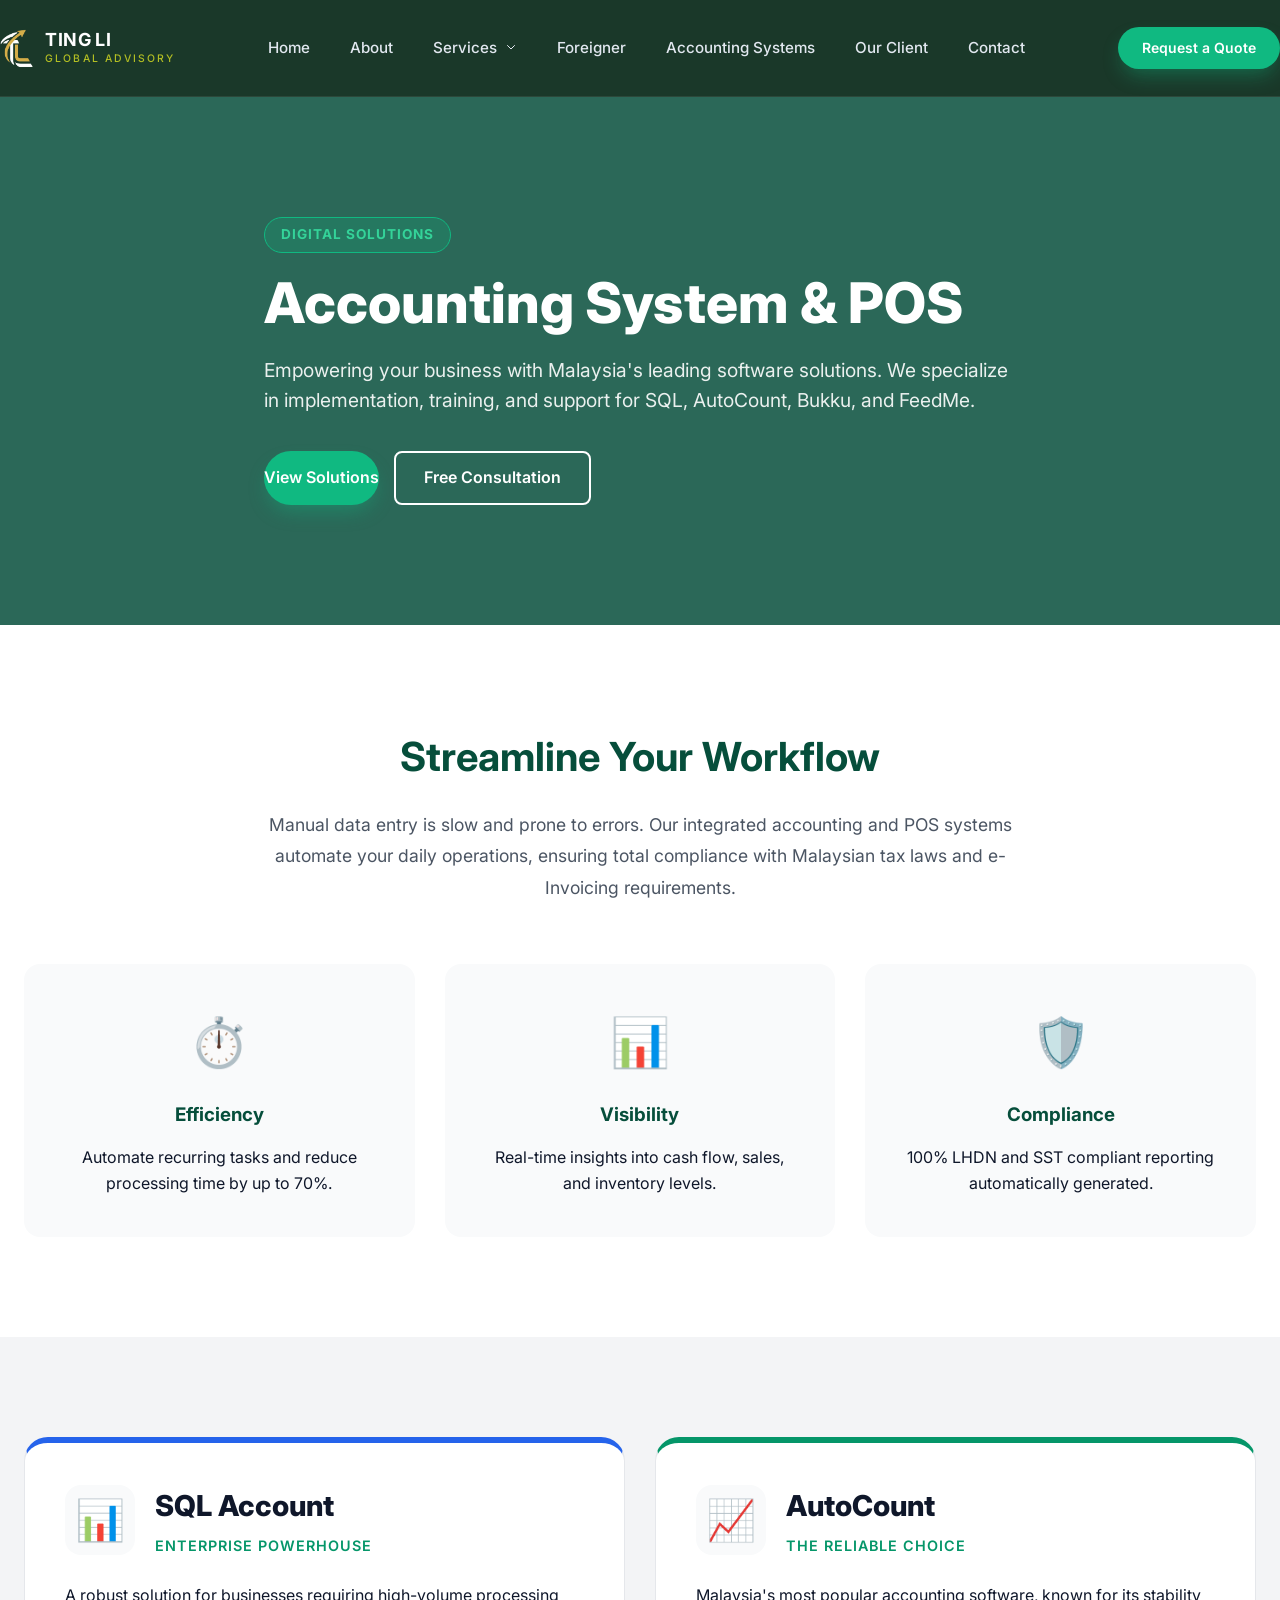
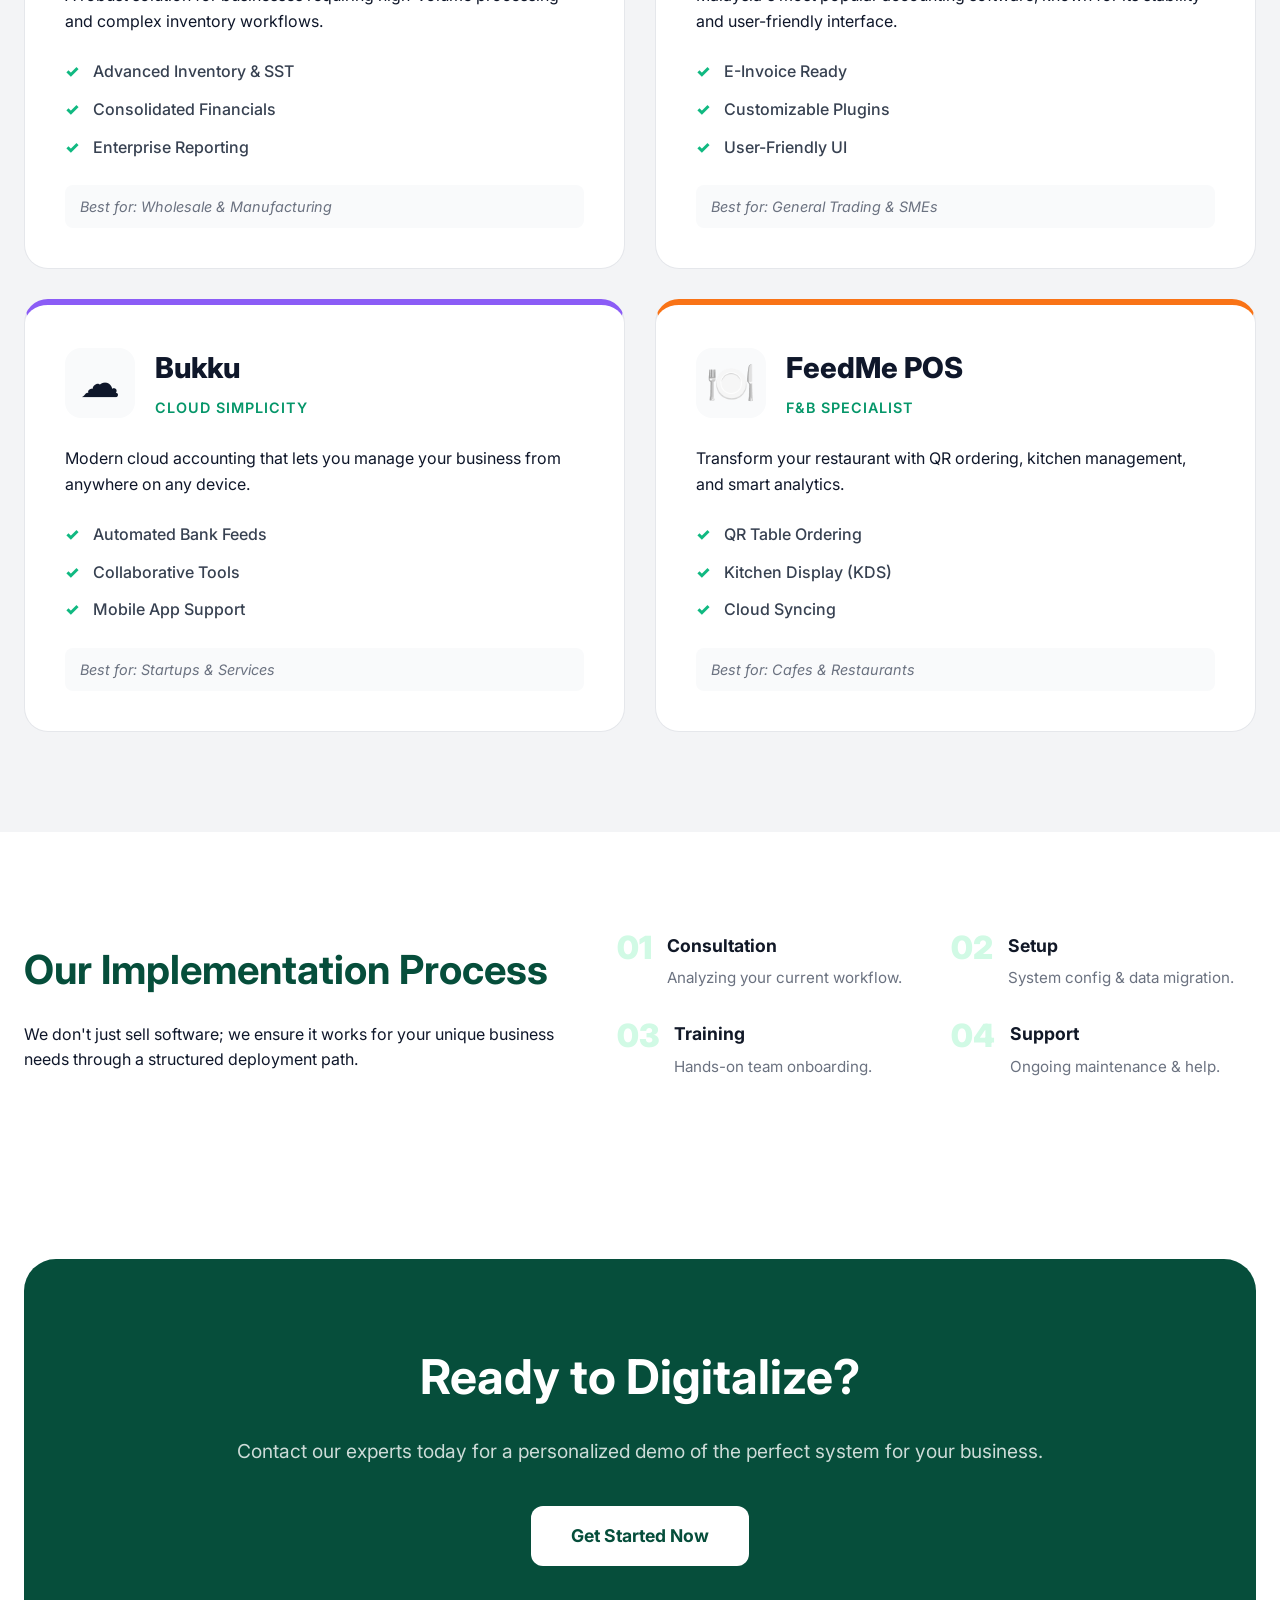
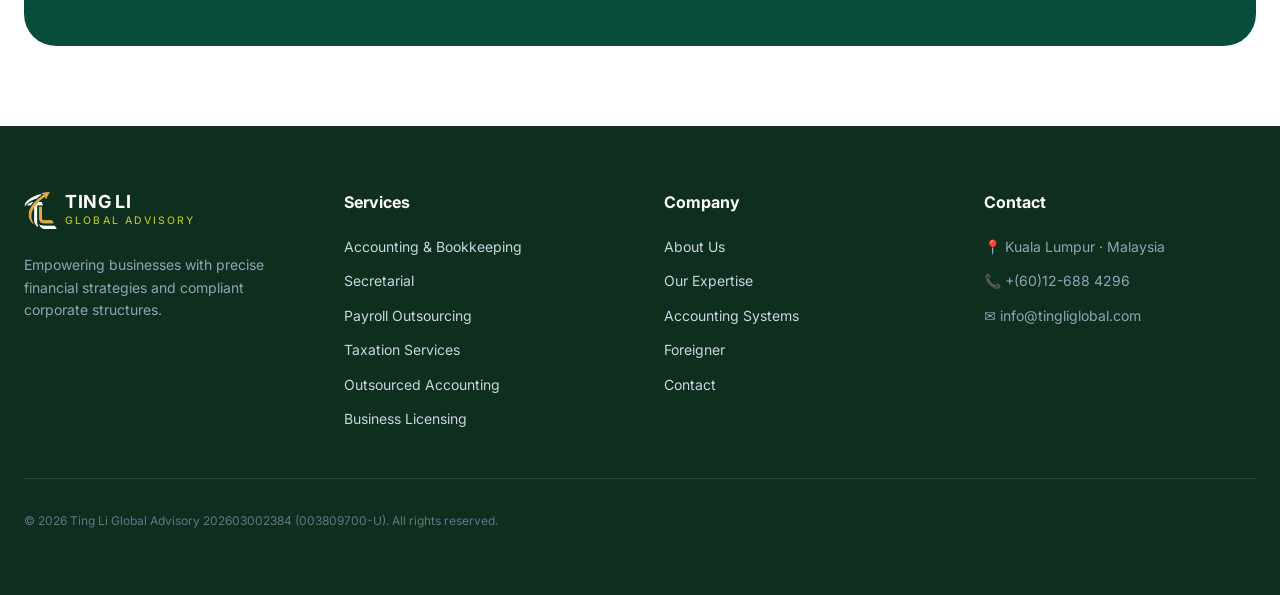
<file: system.html>
<!DOCTYPE html>
<html lang="en">
<head>
  <meta charset="utf-8" />
  <meta name="viewport" content="width=device-width, initial-scale=1" />
  <title>Accounting & POS Systems - Ting Li Global Advisory</title>
  <link href="https://fonts.googleapis.com/css2?family=Inter:wght@300;400;500;600;700;800&display=swap" rel="stylesheet">
  <link rel="stylesheet" href="design.css" />
  <link rel="stylesheet" href="system.css" />
</head>
<body>
    
    <!-- ===== HEADER ===== -->
    <header class="site-header">
      <div class="container header-inner">
        <!-- Logo -->
        <a class="brand-logo" href="index.html">
            <img src="logo-short.png" alt="Ting Li Global Advisory" class="logo-img">
            <div class="logo-text-group">
                <span class="logo-title">TING LI</span>
                <span class="logo-subtitle">Global Advisory</span>
            </div>
        </a>
    
        <!-- Desktop Nav -->
        <nav class="main-nav">
          <a href="index.html" class="nav-link">Home</a>
          <a href="about.html" class="nav-link">About</a>
          
          
          <!-- Dropdown -->
          <div class="nav-item-dropdown">
            <a href="#" class="nav-link dropdown-toggle">
                Services 
                <svg class="arrow-icon" fill="none" stroke="currentColor" viewBox="0 0 24 24"><path stroke-linecap="round" stroke-linejoin="round" stroke-width="2" d="M19 9l-7 7-7-7"></path></svg>
            </a>
            <div class="dropdown-menu">
               
                <a href="accounting.html" class="dropdown-item">Accounting & Bookkeeping</a>
                <a href="secretarial.html" class="dropdown-item">Company Secretarial</a>
                <a href="payroll.html" class="dropdown-item">Payroll Outsourcing</a>
                <a href="taxation.html" class="dropdown-item">Taxation Services</a>
                <a href="outsource.html" class="dropdown-item">Outsourced Accounting</a>
                <a href="license.html" class="dropdown-item">Business License</a>
                <div class="dropdown-divider"></div>
                <a href="services.html" class="dropdown-item highlight-link">All Services →</a>
            </div>
          </div>
          
          <a href="foreigner.html" class="nav-link">Foreigner</a>
          <a href="system.html" class="nav-link">Accounting Systems</a>
          <a href="client.html" class="nav-link">Our Client</a>
          <a href="contact.html" class="nav-link">Contact</a>
        </nav>
    
        <!-- CTA & Mobile -->
        <div class="header-actions">
            <a href="contact.html" class="btn btn-primary btn-sm">Request a Quote</a>
            <button class="mobile-menu-btn">
              <svg class="icon" fill="none" stroke="currentColor" viewBox="0 0 24 24"><path stroke-linecap="round" stroke-linejoin="round" stroke-width="2" d="M4 6h16M4 12h16M4 18h16"></path></svg>
            </button>
        </div>
      </div>
    </header>

  <main>
    <!-- ===== HERO SECTION ===== -->
    <section class="system-hero">
      <div class="hero-overlay"></div>
      <div class="container hero-content">
        <span class="badge">Digital Solutions</span>
        <h1>Accounting System & POS</h1>
        <p>Empowering your business with Malaysia's leading software solutions. We specialize in implementation, training, and support for SQL, AutoCount, Bukku, and FeedMe.</p>
        <div class="hero-actions">
          <a href="#solutions" class="btn btn-primary">View Solutions</a>
          <a href="contact.html" class="btn btn-outline">Free Consultation</a>
        </div>
      </div>
    </section>

    <!-- ===== INTRO SECTION ===== -->
    <section class="system-intro">
      <div class="container">
        <div class="section-header">
          <h2>Streamline Your Workflow</h2>
          <p>Manual data entry is slow and prone to errors. Our integrated accounting and POS systems automate your daily operations, ensuring total compliance with Malaysian tax laws and e-Invoicing requirements.</p>
        </div>
        
        <div class="value-grid">
          <div class="value-card">
            <div class="value-icon">⏱️</div>
            <h3>Efficiency</h3>
            <p>Automate recurring tasks and reduce processing time by up to 70%.</p>
          </div>
          <div class="value-card">
            <div class="value-icon">📊</div>
            <h3>Visibility</h3>
            <p>Real-time insights into cash flow, sales, and inventory levels.</p>
          </div>
          <div class="value-card">
            <div class="value-icon">🛡️</div>
            <h3>Compliance</h3>
            <p>100% LHDN and SST compliant reporting automatically generated.</p>
          </div>
        </div>
      </div>
    </section>

    <!-- ===== SOLUTIONS GRID ===== -->
    <section id="solutions" class="system-grid-section">
      <div class="container">
        <div class="grid-layout">
          
          <!-- SQL Account -->
          <div class="system-card sql-theme">
            <div class="card-header">
              <span class="system-logo">📊</span>
              <div>
                <h3>SQL Account</h3>
                <span class="tagline">Enterprise Powerhouse</span>
              </div>
            </div>
            <p>A robust solution for businesses requiring high-volume processing and complex inventory workflows.</p>
            <ul class="feat-list">
              <li>Advanced Inventory & SST</li>
              <li>Consolidated Financials</li>
              <li>Enterprise Reporting</li>
            </ul>
            <span class="best-for">Best for: Wholesale & Manufacturing</span>
          </div>

          <!-- AutoCount -->
          <div class="system-card auto-theme">
            <div class="card-header">
              <span class="system-logo">📈</span>
              <div>
                <h3>AutoCount</h3>
                <span class="tagline">The Reliable Choice</span>
              </div>
            </div>
            <p>Malaysia's most popular accounting software, known for its stability and user-friendly interface.</p>
            <ul class="feat-list">
              <li>E-Invoice Ready</li>
              <li>Customizable Plugins</li>
              <li>User-Friendly UI</li>
            </ul>
            <span class="best-for">Best for: General Trading & SMEs</span>
          </div>

          <!-- Bukku -->
          <div class="system-card bukku-theme">
            <div class="card-header">
              <span class="system-logo">☁️</span>
              <div>
                <h3>Bukku</h3>
                <span class="tagline">Cloud Simplicity</span>
              </div>
            </div>
            <p>Modern cloud accounting that lets you manage your business from anywhere on any device.</p>
            <ul class="feat-list">
              <li>Automated Bank Feeds</li>
              <li>Collaborative Tools</li>
              <li>Mobile App Support</li>
            </ul>
            <span class="best-for">Best for: Startups & Services</span>
          </div>

          <!-- FeedMe POS -->
          <div class="system-card feedme-theme">
            <div class="card-header">
              <span class="system-logo">🍽️</span>
              <div>
                <h3>FeedMe POS</h3>
                <span class="tagline">F&B Specialist</span>
              </div>
            </div>
            <p>Transform your restaurant with QR ordering, kitchen management, and smart analytics.</p>
            <ul class="feat-list">
              <li>QR Table Ordering</li>
              <li>Kitchen Display (KDS)</li>
              <li>Cloud Syncing</li>
            </ul>
            <span class="best-for">Best for: Cafes & Restaurants</span>
          </div>

        </div>
      </div>
    </section>

    <!-- ===== PROCESS SECTION ===== -->
    <section class="system-process">
      <div class="container">
        <div class="process-flex">
          <div class="process-text">
            <h2>Our Implementation Process</h2>
            <p>We don't just sell software; we ensure it works for your unique business needs through a structured deployment path.</p>
          </div>
          <div class="process-steps">
            <div class="step">
              <span class="num">01</span>
              <div>
                <h4>Consultation</h4>
                <p>Analyzing your current workflow.</p>
              </div>
            </div>
            <div class="step">
              <span class="num">02</span>
              <div>
                <h4>Setup</h4>
                <p>System config & data migration.</p>
              </div>
            </div>
            <div class="step">
              <span class="num">03</span>
              <div>
                <h4>Training</h4>
                <p>Hands-on team onboarding.</p>
              </div>
            </div>
            <div class="step">
              <span class="num">04</span>
              <div>
                <h4>Support</h4>
                <p>Ongoing maintenance & help.</p>
              </div>
            </div>
          </div>
        </div>
      </div>
    </section>

    <!-- ===== CTA SECTION ===== -->
    <section class="system-cta">
      <div class="container">
        <div class="cta-box">
          <h2>Ready to Digitalize?</h2>
          <p>Contact our experts today for a personalized demo of the perfect system for your business.</p>
          <a href="contact.html" class="btn btn-white">Get Started Now</a>
        </div>
      </div>
    </section>
  </main>

  <!-- ===== FOOTER ===== -->
  <footer class="site-footer">
    <div class="container">
      <div class="footer-grid">
        <div class="footer-col brand-col">
          <div class="footer-brand">
             <img src="logo-short.png" alt="Ting Li Global Advisory" class="logo-img">
             <div class="logo-text-group">
                <span class="logo-title">TING LI</span>
                <span class="logo-subtitle">Global Advisory</span>
             </div>
          </div>
          <p class="footer-desc">Empowering businesses with precise financial strategies and compliant corporate structures.</p>
        </div>
        <div class="footer-col">
          <h4 class="footer-heading">Services</h4>
          <ul class="footer-links">
            
            <li><a href="accounting.html">Accounting & Bookkeeping</a></li>
            <li><a href="secretarial.html">Secretarial</a></li>
            <li><a href="payroll.html">Payroll Outsourcing</a></li>
            <li><a href="taxation.html">Taxation Services</a></li>
              <li><a href="outsource.html">Outsourced Accounting</a></li>
              <li><a href="license.html">Business Licensing</a></li>
          </ul>
        </div>
        <div class="footer-col">
          <h4 class="footer-heading">Company</h4>
          <ul class="footer-links">
            <li><a href="about.html">About Us</a></li>
            <li><a href="services.html">Our Expertise</a></li>
            <li><a href="system.html">Accounting Systems</a></li>
            <li><a href="foreigner.html">Foreigner</a></li>
            <li><a href="contact.html">Contact</a></li>
            
          </ul>
        </div>
        <div class="footer-col">
          <h4 class="footer-heading">Contact</h4>
          <ul class="footer-contact">
            <span>📍 Kuala Lumpur · Malaysia</span>
            <li>📞 +(60)12-688 4296</li>
            <li>✉️ info@tingliglobal.com</li>
          </ul>
        </div>
      </div>
      <div class="footer-bottom">
        <p>&copy; 2026 Ting Li Global Advisory 202603002384 (003809700-U). All rights reserved.</p>
      </div>
    </div>
  </footer>
  <script src="design.js"></script>
</body>

</html>
</file>
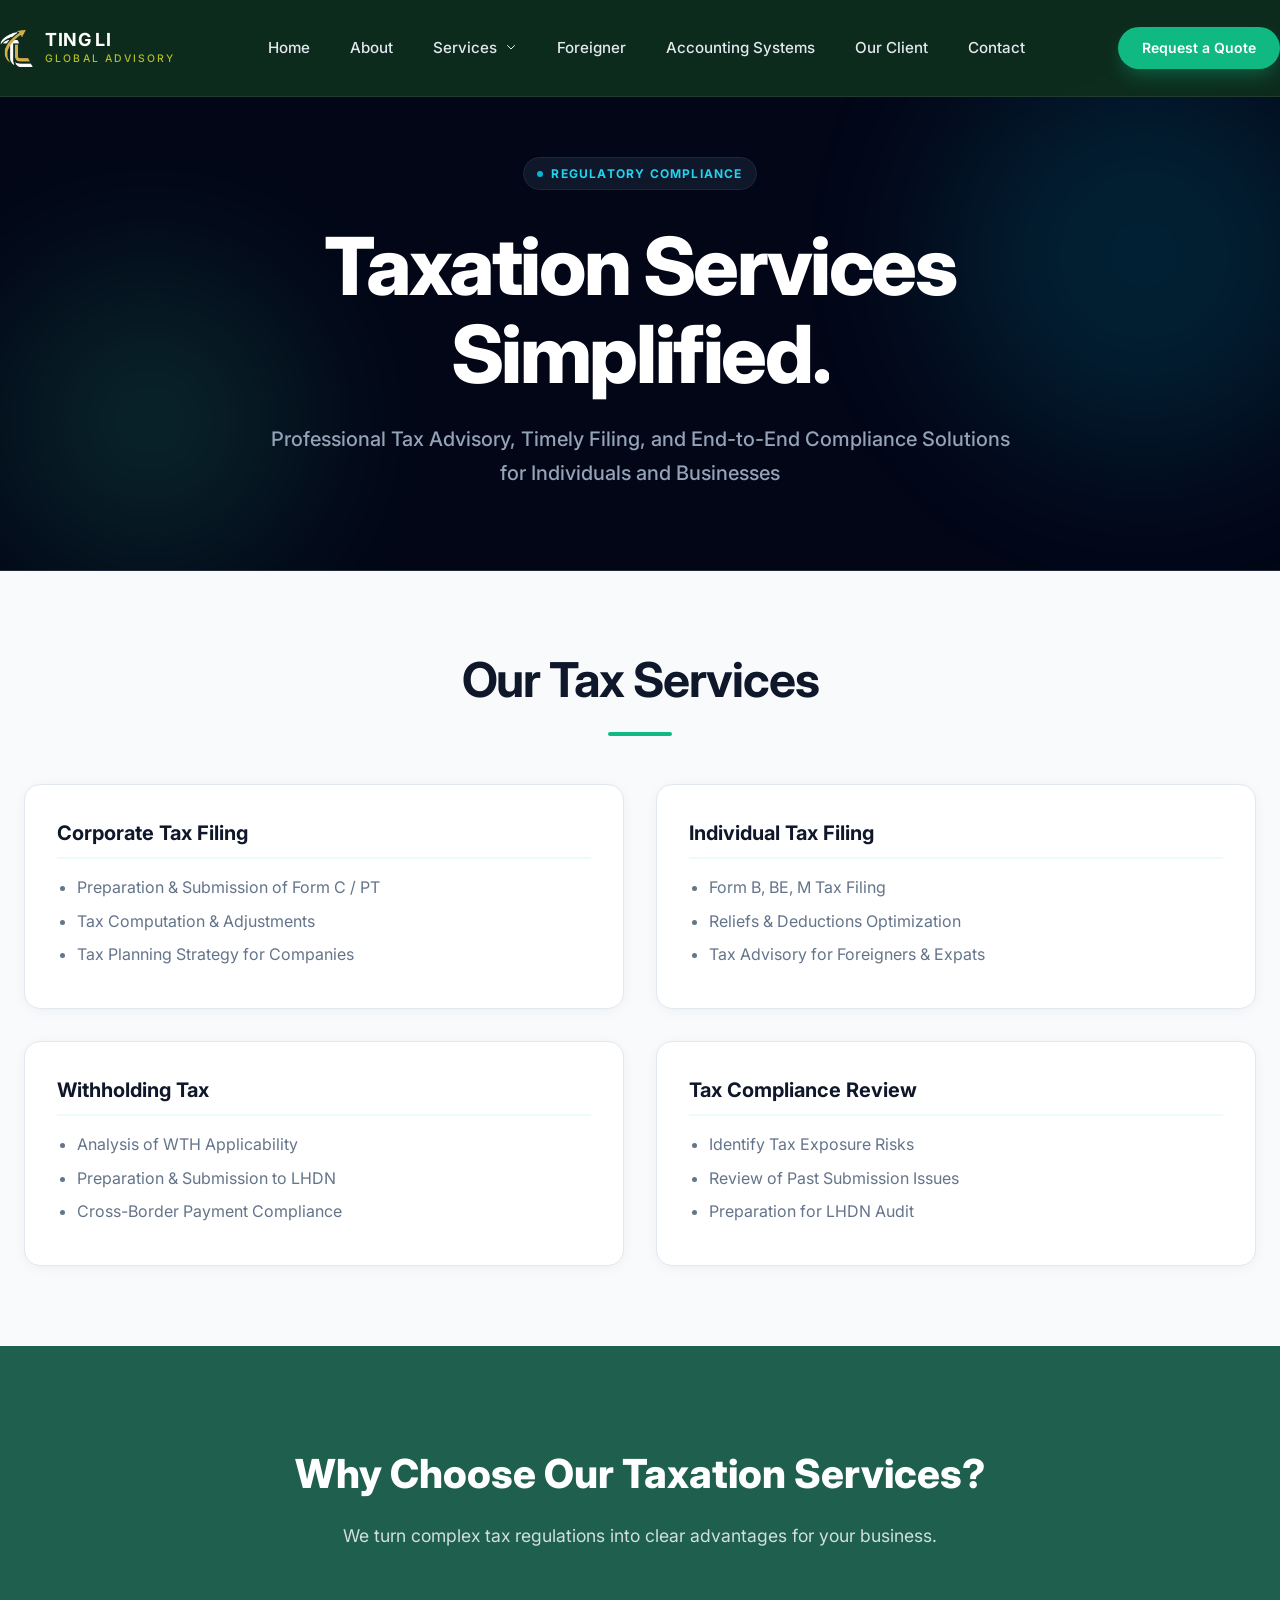
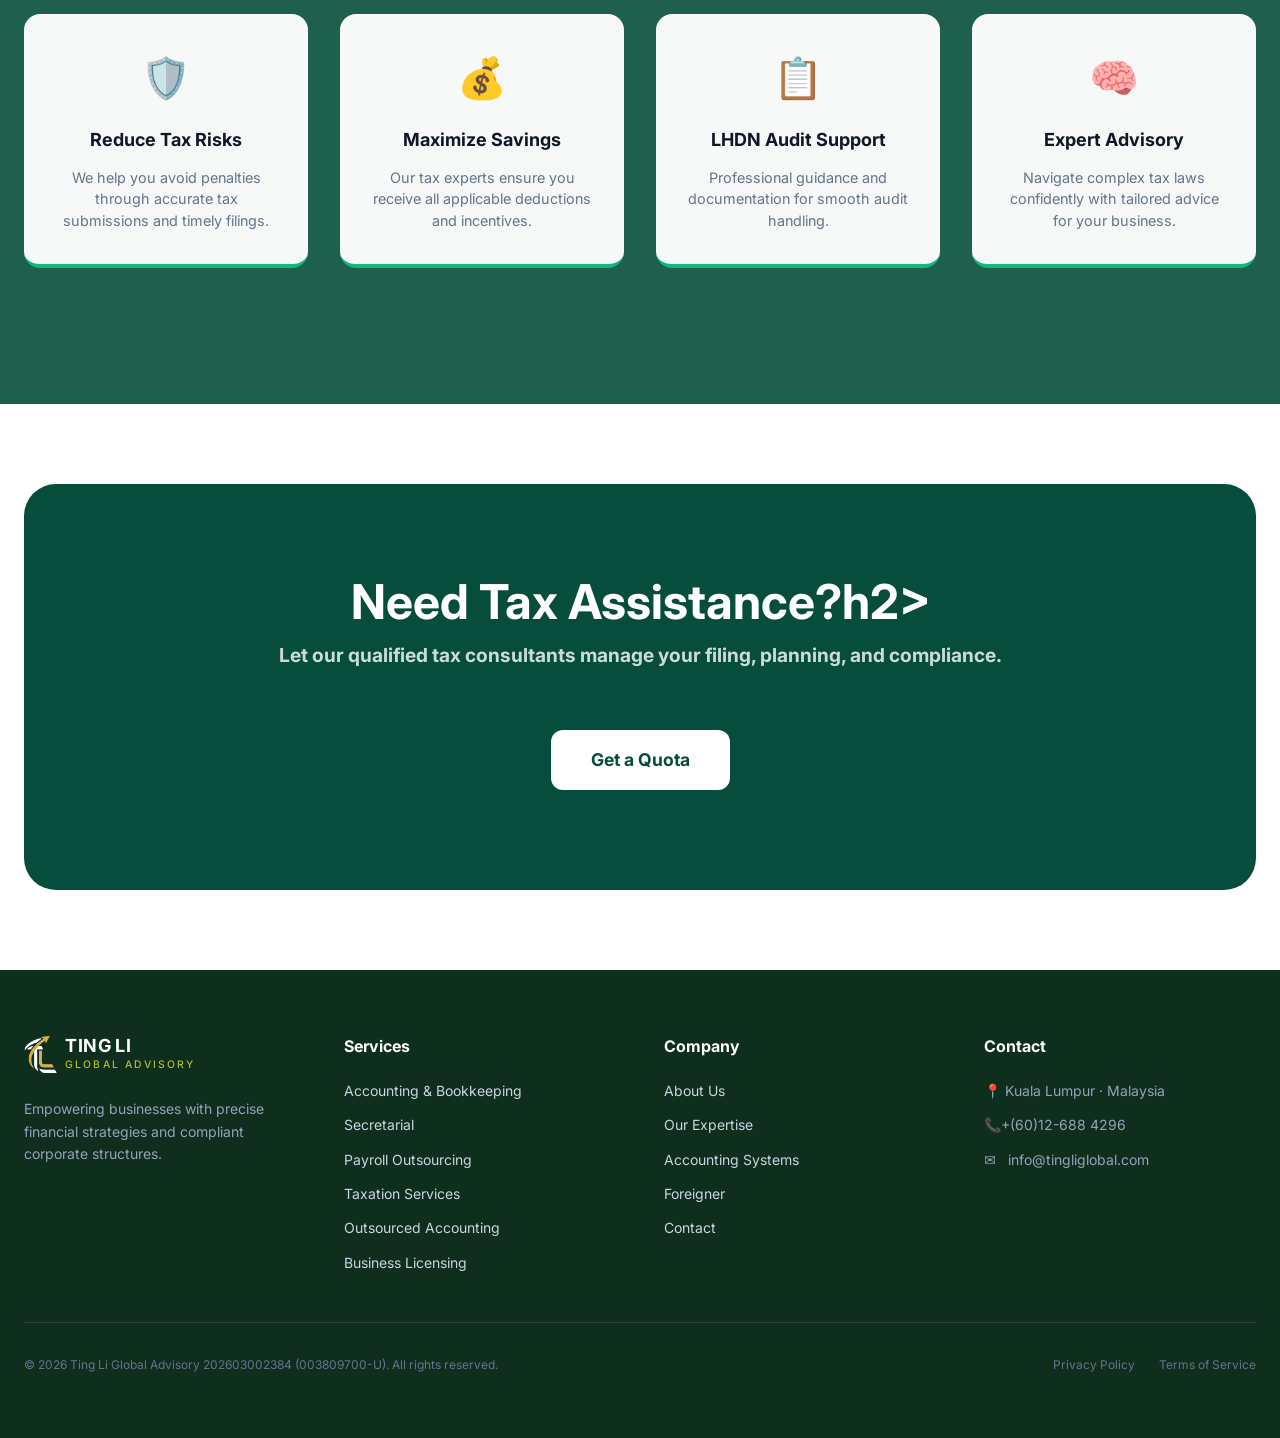
<file: taxation.html>
<!DOCTYPE html>
<html lang="en">
<head>
    <meta charset="UTF-8" />
    <meta name="viewport" content="width=device-width, initial-scale=1.0" />
    <title>Taxation Services - Ting Li Global Advisory</title>
    <link href="https://fonts.googleapis.com/css2?family=Inter:wght@300;400;500;600;700;800&display=swap" rel="stylesheet">
    <link rel="stylesheet" href="design.css" />
    <link rel="stylesheet" href="taxation.css" />
    <link rel="stylesheet" href="system.css" />
    <link rel="stylesheet" href="license.css" />
</head>
<body>

    <!-- ===== HEADER ===== -->
    <header class="site-header">
      <div class="container header-inner">
        
        <!-- Logo -->
        <a class="brand-logo" href="index.html">
            <img src="logo-short.png" alt="Ting Li Global Advisory" class="logo-img">
            <div class="logo-text-group">
                <span class="logo-title">TING LI</span>
                <span class="logo-subtitle">Global Advisory</span>
            </div>
        </a>
    
        <!-- Desktop Nav -->
        <nav class="main-nav">
          <a href="index.html" class="nav-link">Home</a>
          <a href="about.html" class="nav-link">About</a>
          
          
          <!-- Dropdown -->
          <div class="nav-item-dropdown">
            <a href="#" class="nav-link dropdown-toggle">
                Services 
                <svg class="arrow-icon" fill="none" stroke="currentColor" viewBox="0 0 24 24"><path stroke-linecap="round" stroke-linejoin="round" stroke-width="2" d="M19 9l-7 7-7-7"></path></svg>
            </a>
            <div class="dropdown-menu">
                <a href="accounting.html" class="dropdown-item">Accounting & Bookkeeping</a>
                <a href="secretarial.html" class="dropdown-item">Company Secretarial</a>
                <a href="payroll.html" class="dropdown-item">Payroll Outsourcing</a>
                <a href="taxation.html" class="dropdown-item">Taxation Services</a>
                <a href="outsource.html" class="dropdown-item">Outsourced Accounting</a>
                <a href="license.html" class="dropdown-item">Business License</a>
                <div class="dropdown-divider"></div>
                <a href="services.html" class="dropdown-item highlight-link">All Services →</a>
            </div>
          </div>
          
          <a href="foreigner.html" class="nav-link">Foreigner</a>
          <a href="system.html" class="nav-link">Accounting Systems</a>
          <a href="client.html" class="nav-link">Our Client</a>
          <a href="contact.html" class="nav-link">Contact</a>
        </nav>
    
        <!-- CTA & Mobile -->
        <div class="header-actions">
            <a href="contact.html" class="btn btn-primary btn-sm">Request a Quote</a>
            <button class="mobile-menu-btn">
              <svg class="icon" fill="none" stroke="currentColor" viewBox="0 0 24 24"><path stroke-linecap="round" stroke-linejoin="round" stroke-width="2" d="M4 6h16M4 12h16M4 18h16"></path></svg>
            </button>
        </div>
      </div>
    </header>

   

    <!-- ===== LICENSE BANNER ===== -->
    <section class="license-banner">
      <!-- Background Effects -->
      <div class="license-banner-glow glow-1"></div>
      <div class="license-banner-glow glow-2"></div>

      <div class="container license-banner-content">
        <div class="license-banner-badge">
           <span class="license-banner-dot"></span>
           Regulatory Compliance
        </div>
        <h1 class="license-banner-title">
          Taxation Services <br/>
          <span class="license-banner-gradient">Simplified.</span>
        </h1>
        <p class="license-banner-description">
          Professional Tax Advisory, Timely Filing, and End-to-End Compliance Solutions for Individuals and Businesses
        
      </div>
    </section>

    <!-- ========================= TAXATION SERVICES LIST ========================= -->
    <section class="taxation-services">
        <div class="container">
            <div class="text-center mb-12">
                <h2 class="section-title text-slate-900">Our Tax Services</h2>
                <div class="w-16 h-1 bg-emerald-500 mx-auto rounded"></div>
            </div>

            <div class="taxation-grid">
                <!-- Service 1 -->
                <div class="taxation-card">
                    <h3>Corporate Tax Filing</h3>
                    <ul>
                        <li>Preparation & Submission of Form C / PT</li>
                        <li>Tax Computation & Adjustments</li>
                        <li>Tax Planning Strategy for Companies</li>
                    </ul>
                </div>

                <!-- Service 2 -->
                <div class="taxation-card">
                    <h3>Individual Tax Filing</h3>
                    <ul>
                        <li>Form B, BE, M Tax Filing</li>
                        <li>Reliefs & Deductions Optimization</li>
                        <li>Tax Advisory for Foreigners & Expats</li>
                    </ul>
                </div>

                <!-- Service 3 -->
                <div class="taxation-card">
                    <h3>Withholding Tax</h3>
                    <ul>
                        <li>Analysis of WTH Applicability</li>
                        <li>Preparation & Submission to LHDN</li>
                        <li>Cross-Border Payment Compliance</li>
                    </ul>
                </div>

                <!-- Service 4 -->
                <div class="taxation-card">
                    <h3>Tax Compliance Review</h3>
                    <ul>
                        <li>Identify Tax Exposure Risks</li>
                        <li>Review of Past Submission Issues</li>
                        <li>Preparation for LHDN Audit</li>
                    </ul>
                </div>
            </div>
        </div>
    </section>

    <!-- ========================= WHY CHOOSE US (REDESIGNED) ========================= -->
    <section class="taxation-features">
        <div class="container">
            <div class="features-header">
                <h2 class="features-title">Why Choose Our Taxation Services?</h2>
                <p class="features-subtitle">We turn complex tax regulations into clear advantages for your business.</p>
            </div>

            <div class="feature-grid">
                <!-- Feature 1 -->
                <div class="feature-card">
                    <div class="feature-icon">🛡️</div>
                    <h3>Reduce Tax Risks</h3>
                    <p>We help you avoid penalties through accurate tax submissions and timely filings.</p>
                </div>

                <!-- Feature 2 -->
                <div class="feature-card">
                    <div class="feature-icon">💰</div>
                    <h3>Maximize Savings</h3>
                    <p>Our tax experts ensure you receive all applicable deductions and incentives.</p>
                </div>

                <!-- Feature 3 -->
                <div class="feature-card">
                    <div class="feature-icon">📋</div>
                    <h3>LHDN Audit Support</h3>
                    <p>Professional guidance and documentation for smooth audit handling.</p>
                </div>

                <!-- Feature 4 -->
                <div class="feature-card">
                    <div class="feature-icon">🧠</div>
                    <h3>Expert Advisory</h3>
                    <p>Navigate complex tax laws confidently with tailored advice for your business.</p>
                </div>
            </div>
        </div>
    </section>

    

    <!-- ===== CTA SECTION ===== -->
    <section class="system-cta">
      <div class="container">
        <div class="cta-box">
          <h2>Need Tax Assistance?h2>
          <p>Let our qualified tax consultants manage your filing, planning, and compliance.</p>
          <a href="contact.html" class="btn btn-white">Get a Quota</a>
        </div>
      </div>
    </section>
  </main>

     <!-- ===== FOOTER ===== -->
    <footer class="site-footer">
      <div class="container">
        <div class="footer-grid">
          
          <!-- Brand -->
          <div class="footer-col brand-col">
            <div class="footer-brand">
               <img src="logo-short.png" alt="Ting Li Global Advisory" class="logo-img">
            <div class="logo-text-group">
                <span class="logo-title">TING LI</span>
                <span class="logo-subtitle">Global Advisory</span>
            </div>
            </div>
            <p class="footer-desc">
              Empowering businesses with precise financial strategies and compliant corporate structures.
            </p>
          </div>

          <!-- Links -->
          <div class="footer-col">
            <h4 class="footer-heading">Services</h4>
            <ul class="footer-links">
              <li><a href="accounting.html">Accounting & Bookkeeping</a></li>
              <li><a href="secretarial.html">Secretarial</a></li>
              <li><a href="payroll.html">Payroll Outsourcing</a></li>
              <li><a href="taxation.html">Taxation Services</a></li>
              <li><a href="outsource.html">Outsourced Accounting</a></li>
              <li><a href="license.html">Business Licensing</a></li>
            </ul>
          </div>

          <div class="footer-col">
            <h4 class="footer-heading">Company</h4>
            <ul class="footer-links">
              <li><a href="about.html">About Us</a></li>
              <li><a href="services.html">Our Expertise</a></li>
              <li><a href="system.html">Accounting Systems</a></li>
              <li><a href="foreigner.html">Foreigner</a></li>
              
              <li><a href="contact.html">Contact</a></li>
            </ul>
          </div>

          <!-- Contact -->
          <div class="footer-col">
          <h4 class="footer-heading">Contact</h4>
          <ul class="footer-contact">
            <li>
               <span>📍 Kuala Lumpur · Malaysia</span>
               <span><br></span>
            </li>
            <li>
               <span>📞+(60)12-688 4296</span>
               <span></span>
            </li>
            <li>
               <span>✉️</span>
               <span>info@tingliglobal.com</span>
            </li>
          </ul>
        </div>

        </div>

        <div class="footer-bottom">
          <p>&copy; 2026 Ting Li Global Advisory 202603002384 (003809700-U). All rights reserved.</p>
          <div class="footer-legal">
            <a href="#">Privacy Policy</a>
            <a href="#">Terms of Service</a>
          </div>
        </div>
      </div>
    </footer>
<script src="design.js"></script>
</body>

</html>
</file>
<file: design.css>
/* =========================================
   1. VARIABLES & RESET
   ========================================= */
:root {
  /* Colors */
  --primary: #10b981; /* Emerald 500 */
  --primary-hover: #059669; /* Emerald 600 */
  --primary-light: #ecfdf5; /* Emerald 50 */
  --slate-900: #0f172a;
  --slate-800: #1e293b;
  --slate-500: #64748b;
  --slate-400: #94a3b8;
  --slate-50: #f8fafc;
  --white: #ffffff;
  
  /* Footer Background - Matching Header (Dark Emerald) */
  --bg-emerald-dark: #0e2e1e;

  /* Gradients */
  --grad-emerald: linear-gradient(to right, #059669, #14b8a6, #06b6d4);
  --grad-logo: linear-gradient(to bottom right, #10b981, #0d9488);
  
  /* Shadows */
  --shadow-sm: 0 1px 2px 0 rgba(0, 0, 0, 0.05);
  --shadow-lg: 0 10px 15px -3px rgba(0, 0, 0, 0.1), 0 4px 6px -2px rgba(0, 0, 0, 0.05);
  --shadow-card: 0 2px 15px -3px rgba(0,0,0,0.07);
  --shadow-card-hover: 0 50px 80px -15px rgba(16,185,129,0.3);
  --shadow-neon: 0 0 10px rgba(16, 185, 129, 0.5);
  
  /* Layout */
  --container-max: 1280px;
  --header-height: 80px;
}

* { box-sizing: border-box; margin: 0; padding: 0; }
html { height: 100%; overflow-x: hidden; } 
body {
  font-family: 'Inter', system-ui, -apple-system, sans-serif;
  color: var(--slate-900);
  line-height: 1.6;
  background-color: var(--white);
  -webkit-font-smoothing: antialiased;
  margin: 0;
}

/* FIX: Ensure all images fit */
img {
    max-width: 100%;
    height: auto;
    object-fit: cover;
}

/* =========================================
   2. UTILITIES
   ========================================= */
.container {
  width: 100%;
  max-width: var(--container-max);
  margin-left: auto !important;
  margin-right: auto !important;
  padding-left: 24px;
  padding-right: 24px;
}
a { text-decoration: none; color: inherit; }
.relative-z { position: relative; z-index: 10; }
.text-center { text-align: center; }
.mb-12 { margin-bottom: 3rem; }
.w-16 { width: 4rem; }
.h-1 { height: 0.25rem; }
.bg-emerald-500 { background-color: var(--primary); }
.mx-auto { margin-left: auto; margin-right: auto; }
.rounded { border-radius: 0.25rem; }
.text-slate-900 { color: var(--slate-900); }
.text-white { color: var(--white); }
.mt-6 { margin-top: 1.5rem; }

/* Buttons */
.btn {
  display: inline-flex;
  align-items: center;
  justify-content: center;
  font-weight: 600;
  border-radius: 9999px; /* Pill */
  transition: all 0.3s ease;
  cursor: pointer;
  border: none;
}
.btn-primary {
  background-color: var(--primary);
  color: var(--white);
  box-shadow: 0 10px 20px -5px rgba(16,185,129,0.4);
}
.btn-primary:hover {
  background-color: var(--primary-hover);
  transform: translateY(-2px);
  box-shadow: 0 20px 30px -5px rgba(16,185,129,0.5);
}
.btn-glass {
  background-color: rgba(255,255,255,0.05);
  border: 1px solid rgba(255,255,255,0.1);
  color: var(--white);
  backdrop-filter: blur(4px);
}
.btn-glass:hover {
  background-color: rgba(255,255,255,0.1);
}
.btn-dark {
  background-color: var(--slate-900);
  color: var(--white);
  box-shadow: var(--shadow-lg);
}
.btn-dark:hover {
  background-color: var(--slate-800);
  transform: translateY(-2px);
}
.btn-sm { padding: 0.625rem 1.5rem; font-size: 0.875rem; }
.btn-lg { padding: 1rem 2rem; font-size: 1rem; min-width: 180px; }

/* FIX: "View Solution" Button Formatting */
.btn-xl-smooth {
  padding: 1rem 2.5rem; /* Balanced padding */
  font-size: 1rem;
  min-width: 180px; /* Consistent width */
  background-color: var(--primary);
  color: var(--white);
  border-radius: 9999px;
  box-shadow: 0 15px 30px -5px rgba(16,185,129,0.4);
  transition: all 0.5s cubic-bezier(0.4, 0, 0.2, 1);
  display: inline-flex;
  align-items: center;
  justify-content: center;
  font-weight: 700; /* Bold text */
  cursor: pointer;
  border: none;
  white-space: nowrap; /* CRITICAL: Prevents text from breaking to next line */
  line-height: 1;
}

.btn-xl-smooth:hover {
  background-color: var(--primary-hover);
  transform: scale(1.05) translateY(-3px);
  box-shadow: 0 20px 40px -5px rgba(16,185,129,0.5);
}

/* On mobile, make buttons stack nicely */
@media (max-width: 640px) {
    .btn-xl-smooth {
        width: 100%; /* Full width looks better on phone */
        margin-bottom: 10px;
    }
}

/* =========================================
   3. HEADER
   ========================================= */
.site-header {
  position: sticky;
  top: 0;
  z-index: 10000;
  background-color: rgba(14, 46, 30, 0.95);
  backdrop-filter: blur(16px);
  border-bottom: 1px solid rgba(255, 255, 255, 0.08);
}
.header-inner {
  display: flex;
  align-items: center;
  justify-content: space-between;
  padding: 1.25rem 0;
  min-height: 80px;
}

/* Logo */
.brand-logo { display: flex; align-items: center; gap: 0.75rem; color: var(--white); }
.logo-img { height: 2.5rem; width: auto; object-fit: contain; }
.logo-text-group { display: flex; flex-direction: column; }
.logo-title { font-weight: 700; font-size: 1.125rem; line-height: 1.25; letter-spacing: 0.025em; }
.logo-subtitle { font-size: 0.65rem; font-weight: 500; letter-spacing: 0.2em; color: #b3be23; text-transform: uppercase; }

/* Header Actions */
.header-actions { display: flex; align-items: center; gap: 1rem; }

/* Mobile Menu Button (CSS Hamburger) */
.mobile-menu-btn {
  display: none;
  background: transparent;
  border: none;
  padding: 0;
  width: 30px;
  height: 24px;
  cursor: pointer;
  position: relative;
  z-index: 10002;
}
.mobile-menu-btn::before,
.mobile-menu-btn::after,
.mobile-menu-btn span {
    content: '';
    display: block;
    width: 100%;
    height: 2px;
    background-color: #ffffff;
    position: absolute;
    left: 0;
    border-radius: 2px;
    transition: all 0.3s;
}
.mobile-menu-btn::before { top: 0; }
.mobile-menu-btn span { top: 11px; }
.mobile-menu-btn::after { bottom: 0; }

@media(max-width: 1024px) {
    .header-actions .btn { display: none !important; }
    .mobile-menu-btn { display: block !important; }
}

/* =========================================
   4. NAVIGATION (Desktop & Mobile Fix)
   ========================================= */
.main-nav { display: none; }

@media(min-width: 1024px) {
  .main-nav { display: flex; align-items: center; gap: 2.5rem; }
  
  .nav-link {
    font-weight: 500;
    color: #e2e8f0;
    font-size: 0.95rem;
    position: relative;
    transition: color 0.3s;
  }
  .nav-link:hover { color: #34d399; }
  .nav-link::before {
    content: ''; position: absolute; bottom: -2px; left: 0; width: 0; height: 2px;
    background-color: #34d399; transition: width 0.3s;
  }
  .nav-link:hover::before { width: 100%; }

  /* Desktop Dropdown */
  .nav-item-dropdown { position: relative; height: 100%; display: flex; align-items: center; padding: 1rem 0; cursor: pointer; }
  .arrow-icon { width: 0.75rem; height: 0.75rem; transition: transform 0.2s; margin-left: 4px; display: inline-block; }
  .nav-item-dropdown:hover .arrow-icon { transform: rotate(180deg); }

  .dropdown-menu {
    opacity: 0; visibility: hidden;
    position: absolute; top: 100%; left: 50%;
    transform: translateX(-50%) translateY(10px);
    background: var(--white);
    min-width: 260px;
    padding: 0.5rem;
    border-radius: 0.75rem;
    box-shadow: 0 20px 40px -5px rgba(0, 0, 0, 0.1);
    z-index: 50;
    transition: all 0.2s cubic-bezier(0.16, 1, 0.3, 1);
    border: 1px solid rgba(0,0,0,0.05);
  }
  .nav-item-dropdown:hover .dropdown-menu {
    opacity: 1; visibility: visible;
    transform: translateX(-50%) translateY(0);
  }
  .dropdown-item {
    display: block; padding: 0.625rem 1rem;
    color: var(--slate-500);
    font-size: 0.9rem; font-weight: 500;
    border-radius: 0.5rem; transition: all 0.2s;
  }
  .dropdown-item:hover {
    background-color: var(--primary-light);
    color: var(--primary-hover);
    padding-left: 1.25rem;
  }
}

/* FIX: Mobile Menu Logic (Stick it, Don't slide it) */
@media (max-width: 1024px) {
    .main-nav {
        display: none;
        flex-direction: column;
        background-color: #0e2e1e; /* Dark Green */
        position: absolute;
        top: 100%; left: 0; width: 100%;
        padding: 0;
        border-top: 1px solid rgba(255,255,255,0.1);
        box-shadow: 0 10px 15px rgba(0,0,0,0.5);
        z-index: 9998;
        max-height: 80vh;
        overflow-y: auto;
    }
    .main-nav.active { display: flex !important; }

    /* Links */
    .nav-link {
        display: block;
        padding: 15px 20px !important;
        border-bottom: 1px solid rgba(255,255,255,0.1);
        color: #ffffff !important;
        font-weight: 600;
        width: 100%;
        transition: none !important; 
        transform: none !important;
    }

    /* Submenu */
    .nav-item-dropdown {
        display: block !important;
        width: 100%;
        padding: 0; margin: 0;
    }
    .nav-item-dropdown .nav-link {
        display: flex; justify-content: space-between; align-items: center;
    }
    
    /* FIX: THE BIG ARROW SOLUTION */
    /* This forces the arrow image/icon to be small on mobile */
    .nav-item-dropdown .arrow-icon,
    .nav-item-dropdown img {
        width: 16px !important;
        height: 16px !important;
        max-width: 16px !important;
        min-width: 16px !important; /* Force it to stay small */
        object-fit: contain;
        transform: none !important; /* Remove rotation if it messes up layout */
        margin-left: auto;
    }

    /* Dropdown */
    .dropdown-menu {
        position: static !important;
        display: block;
        visibility: visible;
        opacity: 1;
        width: 100%;
        background-color: rgba(0,0,0,0.2);
        box-shadow: none;
        padding: 0;
        border: none;
        transform: none !important;
    }

    .dropdown-item {
        color: rgba(255,255,255,0.8) !important;
        padding: 12px 0 12px 40px !important;
        border-bottom: 1px solid rgba(255,255,255,0.05);
        display: block;
        transition: none !important;
        transform: none !important;
    }
    
    .nav-link:hover, .nav-link:active,
    .dropdown-item:hover, .dropdown-item:active {
        color: #34d399 !important;
        background-color: transparent !important;
        padding-left: 20px !important;
        transform: none !important;
    }
    .dropdown-item:hover { padding-left: 40px !important; }
}

/* =========================================
   5. HERO
   ========================================= */
.hero-section {
  position: relative; width: 100%; min-height: 100vh;
  display: flex; align-items: center; justify-content: center;
  overflow: hidden;
  padding-top: 100px; padding-bottom: 80px;
}
.hero-slideshow {
  position: absolute; inset: 0; z-index: 0;
  background-size: cover; background-position: center;
  animation: slideShow 24s infinite;
  transition: background-image 1s ease-in-out;
}
.hero-overlay {
  position: absolute; inset: 0; z-index: 1;
  background: linear-gradient(135deg, rgba(2, 6, 23, 0.9) 0%, rgba(15, 23, 42, 0.7) 60%, rgba(15, 23, 42, 0.4) 100%);
}
@keyframes slideShow {
  0%, 20% { background-image: url('home1.jpg'); transform: scale(1); }
  25%, 45% { background-image: url('home2.jpg'); transform: scale(1.05); }
  50%, 70% { background-image: url('home3.jpg'); transform: scale(1); }
  75%, 95% { background-image: url('home4.jpg'); transform: scale(1.05); }
  100% { background-image: url('home1.jpg'); transform: scale(1); }
}

.hero-content {
  position: relative; z-index: 10;
  display: flex; flex-direction: column; align-items: flex-start; text-align: left;
}
.hero-inner { width: 100%; max-width: 64rem; }

.hero-badge {
  display: inline-flex; align-items: center; gap: 0.5rem;
  padding: 0.375rem 1rem; margin-bottom: 2rem;
  border-radius: 9999px;
  background-color: rgba(30, 41, 59, 0.5);
  backdrop-filter: blur(12px);
  border: 1px solid rgba(51, 65, 85, 0.5);
  box-shadow: var(--shadow-lg);
}
.status-indicator { position: relative; display: flex; width: 0.5rem; height: 0.5rem; }
.ping { position: absolute; display: inline-flex; height: 100%; width: 100%; border-radius: 50%; background-color: #34d399; opacity: 0.75; animation: ping 1s cubic-bezier(0, 0, 0.2, 1) infinite; }
@keyframes ping { 75%, 100% { transform: scale(2); opacity: 0; } }
.dot { position: relative; display: inline-flex; border-radius: 50%; width: 0.5rem; height: 0.5rem; background-color: #10b981; }
.badge-text { color: #6ee7b7; font-size: 0.75rem; font-weight: 700; letter-spacing: 0.1em; text-transform: uppercase; }

.hero-title {
  font-size: 3rem; font-weight: 800; color: var(--white);
  line-height: 1.1; margin-bottom: 2rem; letter-spacing: -0.025em;
  text-shadow: 0 10px 30px rgba(0,0,0,0.5);
}
@media(min-width: 768px) { .hero-title { font-size: 3.75rem; } }
@media(min-width: 1024px) { .hero-title { font-size: 4.5rem; } }
.gradient-text { background: var(--grad-emerald); -webkit-background-clip: text; color: transparent; background-clip: text; }
.desktop-break { display: none; }
@media(min-width: 1024px) { .desktop-break { display: block; } }

.hero-subtitle {
  font-size: 1.125rem; color: #e2e8f0; margin-bottom: 2.5rem;
  font-weight: 300; line-height: 1.75; max-width: 42rem; margin-left: 0; margin-right: 0;
}
@media(min-width: 768px) { .hero-subtitle { font-size: 1.25rem; } }
.highlight { color: var(--white); font-weight: 500; border-bottom: 1px solid rgba(16, 185, 129, 0.4); }

.hero-buttons { display: flex; flex-direction: column; gap: 1rem; align-items: flex-start; justify-content: flex-start; margin-bottom: 3.5rem; }
@media(min-width: 640px) { .hero-buttons { flex-direction: row; } }

/* Hero Feature Card */
.hero-features-card {
  display: inline-flex; flex-direction: column; gap: 1rem;
  padding: 1.5rem 2rem;
  border-radius: 1rem;
  background-color: rgba(15, 23, 42, 0.4);
  backdrop-filter: blur(12px);
  border: 1px solid rgba(255, 255, 255, 0.05);
  text-align: left;
}
@media(min-width: 768px) { .hero-features-card { flex-direction: row; gap: 2rem; } }

.feature-item { display: flex; align-items: center; gap: 0.75rem; }
.feature-item span { color: #e2e8f0; font-weight: 500; font-size: 0.875rem; }
.icon-circle {
  flex-shrink: 0; width: 2rem; height: 2rem;
  border-radius: 50%;
  background-color: rgba(16, 185, 129, 0.2);
  border: 1px solid rgba(16, 185, 129, 0.3);
  display: flex; align-items: center; justify-content: center;
  color: #34d399;
}
.icon { width: 1rem; height: 1rem; }
.separator { display: none; width: 1px; height: 2rem; background-color: rgba(255, 255, 255, 0.1); align-self: center; }
@media(min-width: 768px) { .separator { display: block; } }

/* =========================================
   6. SERVICES
   ========================================= */
.services-section {
  position: relative; width: 100%; padding: 7rem 0;
  background-color: var(--white); overflow: hidden;
}
.bg-grid {
  position: absolute; inset: 0; z-index: 0; opacity: 0.03; pointer-events: none;
  background-image: linear-gradient(#111 1px, transparent 1px), linear-gradient(90deg, #111 1px, transparent 1px);
  background-size: 40px 40px;
}
.section-header { text-align: center; margin-bottom: 5rem; max-width: 48rem; margin-left: auto; margin-right: auto; }
.section-title {
  font-size: 2.25rem; font-weight: 700; color: var(--slate-900); margin-bottom: 1.5rem;
  letter-spacing: -0.025em; line-height: 1.2;
}
@media(min-width: 768px) { .section-title { font-size: 3rem; } }
.gradient-text-emerald { background: var(--grad-emerald); -webkit-background-clip: text; color: transparent; background-clip: text; }
.section-description {
  font-size: 1.125rem; color: var(--slate-500); font-weight: 300; line-height: 1.75;
}

.services-grid {
  display: grid; grid-template-columns: 1fr; gap: 2rem;
}
@media(min-width: 768px) { .services-grid { grid-template-columns: repeat(2, 1fr); } }
@media(min-width: 1024px) { .services-grid { grid-template-columns: repeat(3, 1fr); } }

.service-card {
  background-color: var(--white);
  border-radius: 1rem;
  padding: 2rem;
  border: 1px solid #f1f5f9;
  box-shadow: var(--shadow-card);
  transition: all 0.3s ease-out;
  display: flex; flex-direction: column; height: 100%;
}
.service-card:hover {
  box-shadow: var(--shadow-card-hover);
  transform: translateY(-0.5rem);
}

.card-icon-wrapper {
  margin-bottom: 1.5rem; width: 3.5rem; height: 3.5rem;
  border-radius: 0.75rem;
  background-color: var(--primary-light);
  color: var(--primary-hover);
  display: flex; align-items: center; justify-content: center;
  transition: all 0.3s;
}
.service-card:hover .card-icon-wrapper { background-color: var(--primary-hover); color: var(--white); }
.card-icon { width: 1.75rem; height: 1.75rem; }

.card-title { font-size: 1.25rem; font-weight: 700; color: var(--slate-900); margin-bottom: 0.75rem; transition: color 0.3s; }
.service-card:hover .card-title { color: var(--primary-hover); }
.card-desc { font-size: 0.875rem; color: var(--slate-500); line-height: 1.6; margin-bottom: 1.5rem; font-weight: 300; }
.card-footer { margin-top: auto; padding-top: 1.5rem; border-top: 1px solid var(--slate-50); font-size: 0.875rem; font-weight: 600; color: var(--primary-hover); display: flex; align-items: center; }
.arrow-mini { width: 1rem; height: 1rem; margin-left: 0.5rem; transition: transform 0.3s; }
.service-card:hover .arrow-mini { transform: translateX(4px); }

/* Dark Card */
.service-card-dark {
  background: linear-gradient(to bottom right, var(--slate-900), var(--slate-800));
  border-color: #334155;
  box-shadow: var(--shadow-lg);
}
.service-card-dark:hover { box-shadow: 0 25px 50px -12px rgba(0,0,0,0.25); }
.service-card-dark .card-icon-wrapper { background-color: rgba(255,255,255,0.1); color: #34d399; }
.service-card-dark:hover .card-icon-wrapper { background-color: var(--primary); color: var(--white); }
.service-card-dark .card-title:hover { color: #6ee7b7; }

/* Wide Card */
.service-card-wide {
    grid-column: 1 / -1;
    align-items: center;
    text-align: center;
    flex-direction: column;
}
.service-card-wide .card-footer { justify-content: center; }
@media(min-width: 768px) {
    .service-card-wide {
        flex-direction: row; text-align: left; align-items: center; gap: 2rem;
    }
    .service-card-wide .card-footer {
        border-top: none; margin-top: 0; padding-top: 0; margin-left: auto;
    }
    .service-card-wide .card-desc { margin-bottom: 0; }
}

/* =========================================
   7. FOREIGNER
   ========================================= */
.foreigner-section {
  position: relative; padding: 7rem 0; background-color: var(--slate-50);
  overflow: hidden; border-top: 1px solid #e2e8f0;
}
.bg-blob {
  position: absolute; top: 0; right: 0; width: 500px; height: 500px;
  background-color: rgba(209, 250, 229, 0.5);
  border-radius: 50%; filter: blur(64px);
  transform: translate(50%, -50%);
}
.foreigner-layout { display: flex; flex-direction: column; gap: 4rem; align-items: center; }
@media(min-width: 1024px) { .foreigner-layout { flex-direction: row; gap: 6rem; } }

.foreigner-content { flex: 1; order: 2; }
@media(min-width: 1024px) { .foreigner-content { order: 1; } }

.badge-pill {
  display: inline-block; padding: 0.25rem 0.75rem; margin-bottom: 1.5rem;
  border-radius: 0.375rem; background-color: var(--primary-light);
  color: #065f46; font-size: 0.75rem; font-weight: 700; text-transform: uppercase; letter-spacing: 0.05em;
}

.feature-grid { display: grid; grid-template-columns: 1fr; gap: 1rem; margin-bottom: 2.5rem; }
@media(min-width: 640px) { .feature-grid { grid-template-columns: repeat(3, 1fr); } }

.feature-box {
  display: flex; flex-direction: column; align-items: center; text-align: center;
  padding: 1rem; background-color: var(--white); border-radius: 0.75rem;
  border: 1px solid #f1f5f9; box-shadow: var(--shadow-sm);
  transition: border-color 0.3s;
}
.feature-box:hover { border-color: #a7f3d0; }
.emoji-icon { font-size: 1.875rem; margin-bottom: 0.5rem; }
.feature-label { font-weight: 700; color: var(--slate-800); font-size: 0.875rem; }

.foreigner-image-wrapper { flex: 1; order: 1; width: 100%; }
@media(min-width: 1024px) { .foreigner-image-wrapper { order: 2; } }

.image-card {
  position: relative; border-radius: 1rem; overflow: hidden;
  box-shadow: var(--shadow-lg); border: 4px solid var(--white);
  transform: rotate(1deg); transition: transform 0.5s;
}
.image-card:hover { transform: rotate(0); }
.img-fluid { width: 100%; height: auto; display: block; object-fit: cover; }
.image-overlay { position: absolute; inset: 0; background: linear-gradient(to top, rgba(0,0,0,0.5), transparent); }
.image-caption { position: absolute; bottom: 1.5rem; left: 1.5rem; color: var(--white); }
.caption-title { font-weight: 700; font-size: 1.125rem; }
.caption-subtitle { font-size: 0.875rem; opacity: 0.9; }

/* FIX: Foreigner Banner Overlay Fix */
.foreigner-banner {
    background-color: #0e2e1e;
    position: relative;
    width: 100%;
    min-height: 100vh;
    display: flex;
    align-items: center;
    justify-content: flex-start;
    text-align: left;
    overflow: hidden;
    padding: 120px 20px;
    background-size: cover !important;
    background-position: center right !important;
    background-repeat: no-repeat !important;
}
@media (max-width: 768px) {
    .foreigner-banner {
        justify-content: center;
        text-align: left;
        background-position: center !important;
        padding-top: 150px;
        padding-bottom: 120px;
        height: auto !important; /* Allow growth */
        min-height: auto !important;
    }
}

/* =========================================
   8. ACCOUNTING (FIXED)
   ========================================= */
.acct-section { padding: 6rem 0; background: #f8fafc; }

/* FIX: Align items flex-start to prevent title overlaying text */
.acct-container { display: flex; flex-direction: column; gap: 3rem; }

@media(min-width: 1024px) {
    .acct-container { 
        flex-direction: row; 
        align-items: flex-start; /* The Fix for overlay */
    }
    .acct-left { position: sticky; top: 100px; flex: 1; }
}
@media(max-width: 1023px) {
    .acct-left { position: static !important; }
}

.acct-right { flex: 1.2; display: grid; grid-template-columns: 1fr; gap: 2rem; }
@media(min-width: 768px) { .acct-right { grid-template-columns: repeat(2, 1fr); } }

.acct-box {
  background: white; padding: 2rem; border-radius: 1rem; border: 1px solid #e2e8f0;
  box-shadow: 0 4px 6px -1px rgba(0,0,0,0.05); position: relative; overflow: hidden;
}
.acct-box::before {
  content: ""; position: absolute; top: 0; left: 0; width: 100%; height: 4px;
  background: var(--primary); transform: scaleX(0); transform-origin: left; transition: transform 0.3s;
}
.acct-box:hover::before { transform: scaleX(1); }


/* =========================================
   9. FOOTER
   ========================================= */
.site-footer {
  background-color: var(--bg-emerald-dark);
  color: #cbd5e1;
  padding: 4rem 0;
}
.footer-grid {
  display: grid; grid-template-columns: 1fr; gap: 3rem; margin-bottom: 3rem;
}
@media(min-width: 768px) { .footer-grid { grid-template-columns: repeat(4, 1fr); } }

.brand-col { grid-column: span 1; }

.footer-brand { display: flex; align-items: center; gap: 0.5rem; color: var(--white); font-weight: 700; font-size: 1.25rem; margin-bottom: 1.5rem; }
.footer-logo-img { height: 2rem; width: auto; object-fit: contain; }
.footer-desc { font-size: 0.875rem; color: var(--slate-400); line-height: 1.6; }

.footer-heading { color: var(--white); font-weight: 700; margin-bottom: 1.25rem; }
.footer-links { list-style: none; display: flex; flex-direction: column; gap: 0.75rem; font-size: 0.875rem; }
.footer-links a:hover { color: #34d399; transition: color 0.3s; }

.footer-contact { list-style: none; display: flex; flex-direction: column; gap: 0.75rem; font-size: 0.875rem; color: var(--slate-400); }
.footer-contact li { display: flex; gap: 0.75rem; align-items: flex-start; }

.footer-bottom {
  border-top: 1px solid rgba(255,255,255,0.1); padding-top: 2rem;
  display: flex; flex-direction: column; gap: 1rem;
  font-size: 0.75rem; color: var(--slate-500); align-items: center;
}
@media(min-width: 768px) {
  .footer-bottom { flex-direction: row; justify-content: space-between; }
}
.footer-legal { display: flex; gap: 1.5rem; }
.footer-legal a:hover { color: var(--white); }

/* =========================================
   10. ANIMATIONS
   ========================================= */
@keyframes fadeInUp {
  from { opacity: 0; transform: translateY(30px); }
  to { opacity: 1; transform: translateY(0); }
}
.animate-fade-in-up {
  animation: fadeInUp 0.8s cubic-bezier(0.16, 1, 0.3, 1) forwards;
  opacity: 0;
}
.delay-100 { animation-delay: 100ms; }
.delay-200 { animation-delay: 200ms; }
.delay-300 { animation-delay: 300ms; }
.delay-400 { animation-delay: 400ms; }
.delay-500 { animation-delay: 500ms; }
.delay-600 { animation-delay: 600ms; }

/* =======================================================
   11. FINAL MOBILE SAFETY NET
   ======================================================= */
@media (max-width: 768px) {
    /* Stack Buttons */
    .hero-buttons { display: flex; flex-direction: column; gap: 15px; width: 100%; }
    
    /* Ensure content width fits */
    .foreigner-content, .hero-content { width: 100%; }
    
    /* Stop Weird Rotations on mobile */
    .image-card:hover { transform: none !important; }
}
</file>
<file: about.css>
/* ===== ABOUT US PAGE ===== */

/* --- Banner --- */
.about-banner {
  position: relative;
  width: 100%;
  height: 400px;
  overflow: hidden;
}

.about-banner img {
  width: 100%;
  height: 100%;
  object-fit: cover;
  filter: brightness(70%);
}

.banner-text {
  position: absolute;
  top: 50%;
  left: 50%;
  transform: translate(-50%, -50%);
  color: white;
  text-align: center;
}

.banner-text h1 {
  font-size: 3rem;
  font-weight: 800;
  letter-spacing: 1px;
}

/* --- Intro Paragraph --- */
.about-intro {
  background: #f9fdfb;
  padding: 70px 0;
  text-align: center;
}

.about-intro p {
  font-size: 1.15rem;
  color: #2d2d2d;
  line-height: 1.8;
  max-width: 900px;
  margin: 0 auto;
  padding: 0 24px;
}

/* --- Mission, Vision, Story --- */
.about-details {
  padding: 80px 0;
}

.mission-vision-story {
  display: flex;
  flex-wrap: wrap;
  justify-content: space-between;
  gap: 30px;
}

.detail-box {
  flex: 1 1 30%;
  background: #ffffff;
  border-radius: 12px;
  box-shadow: 0 10px 25px rgba(0,0,0,0.07);
  padding: 30px;
  transition: transform 0.3s ease, box-shadow 0.3s ease;
}

.detail-box:hover {
  transform: translateY(-6px);
  box-shadow: 0 20px 30px rgba(0,0,0,0.12);
}

.detail-box h2 {
  color: #064e3b;
  font-size: 1.6rem;
  margin-bottom: 15px;
  font-weight: 700;
}

.detail-box p {
  color: #2d2d2d;
  font-size: 1rem;
  line-height: 1.7;
}

/* ===== WHY CHOOSE TING LI ===== */
.why-hychance {
  background: #065f46; /* Deep Emerald */
  color: white;
  padding: 100px 0;
}

.why-flex {
  display: flex;
  align-items: flex-start;
  justify-content: space-between;
  gap: 60px;
}

/* Left side - Title only */
.why-title {
  flex: 0 0 35%;
}

.why-title h2 {
  font-size: 2.6rem;
  font-weight: 800;
  color: white;
  line-height: 1.3;
  text-align: left;
  border-left: 6px solid white;
  padding-left: 15px;
}

/* Right side - Content points */
.why-content {
  flex: 1;
}

.why-list {
  list-style: none;
  margin: 0;
  padding: 0;
}

.why-list li {
  margin-bottom: 18px;
  font-size: 1.1rem;
  line-height: 1.8;
  position: relative;
  padding-left: 30px;
}

/* Responsive */
@media (max-width: 900px) {
  .why-flex {
    flex-direction: column;
    gap: 30px;
  }

  .why-title {
    flex: 1;
    text-align: center;
  }

  .why-title h2 {
    border-left: none;
    border-bottom: 3px solid white;
    padding-left: 0;
    padding-bottom: 10px;
    text-align: center;
  }

  .why-content {
    text-align: left;
  }
}

/* ===== OUR INTERNATIONAL CLIENTS ===== */
.international-clients {
  background: #f9fafb;
  padding: 100px 0;
}

.clients-flex {
  display: flex;
  align-items: center;
  justify-content: space-between;
  gap: 60px;
}

/* Left side - Photo */
.clients-photo {
  flex: 0 0 45%;
}

.clients-photo img {
  width: 100%;
  height: auto;
  border-radius: 12px;
  box-shadow: 0 6px 20px rgba(0, 0, 0, 0.15);
}

/* Right side - Text and list */
.clients-text {
  flex: 1;
}

.clients-text h2 {
  color: #065f46; /* Deep Emerald */
  font-size: 2.4rem;
  font-weight: 800;
  margin-bottom: 15px;
}

.clients-text p {
  font-size: 1.1rem;
  color: #333;
  margin-bottom: 25px;
  line-height: 1.7;
}

.country-list {
  display: grid;
  grid-template-columns: repeat(2, 1fr);
  gap: 12px 40px;
  list-style: none;
  padding: 0;
  margin: 0;
}

.country-list li {
  font-size: 1.1rem;
  color: #065f46;
  font-weight: 600;
  position: relative;
  padding-left: 24px;
}

.country-list li::before {
  content: "🌍";
  position: absolute;
  left: 0;
  color: #10b981; /* Emerald accent */
}

/* Responsive */
@media (max-width: 900px) {
  .clients-flex {
    flex-direction: column;
    text-align: center;
  }

  .clients-photo {
    flex: 1;
    order: -1;
  }

  .country-list {
    grid-template-columns: 1fr;
  }

  .clients-text h2 {
    font-size: 2rem;
  }
}
</file>
<file: system.css>
/* ===== ACCOUNTING & POS SYSTEM PAGE STYLES ===== */

/* --- Hero Section --- */
.system-hero {
  position: relative;
  background: url('https://images.unsplash.com/photo-1460925895917-afdab827c52f?auto=format&fit=crop&q=80&w=2015') no-repeat center center/cover;
  padding: 120px 0;
  color: white;
  text-align: center;
}

.hero-overlay {
  position: absolute;
  top: 0;
  left: 0;
  width: 100%;
  height: 100%;
  background: rgba(6, 78, 59, 0.85); /* Deep Emerald overlay */
  z-index: 1;
}

.hero-content {
  position: relative;
  z-index: 2;
  max-width: 800px;
  margin: 0 auto;
}

.badge {
  display: inline-block;
  background: rgba(16, 185, 129, 0.2);
  border: 1px solid #10b981;
  color: #34d399;
  padding: 6px 16px;
  border-radius: 50px;
  font-size: 0.85rem;
  font-weight: 700;
  text-transform: uppercase;
  letter-spacing: 1px;
  margin-bottom: 20px;
}

.system-hero h1 {
  font-size: 3.5rem;
  font-weight: 800;
  margin-bottom: 20px;
  line-height: 1.1;
}

.system-hero p {
  font-size: 1.2rem;
  opacity: 0.9;
  line-height: 1.6;
  margin-bottom: 35px;
}

.hero-actions {
  display: flex;
  justify-content: center;
  gap: 15px;
}

.btn-outline {
  background: transparent;
  border: 2px solid white;
  color: white;
  padding: 12px 28px;
  border-radius: 8px;
  font-weight: 600;
  transition: all 0.3s ease;
  text-decoration: none;
}

.btn-outline:hover {
  background: white;
  color: #064e3b;
}

/* --- Intro Section --- */
.system-intro {
  padding: 100px 0;
  background: white;
}

.section-header {
  text-align: center;
  max-width: 800px;
  margin: 0 auto 60px;
}

.section-header h2 {
  font-size: 2.5rem;
  color: #064e3b;
  margin-bottom: 20px;
}

.section-header p {
  color: #4b5563;
  line-height: 1.8;
  font-size: 1.1rem;
}

.value-grid {
  display: grid;
  grid-template-columns: repeat(3, 1fr);
  gap: 30px;
}

.value-card {
  text-align: center;
  padding: 40px;
  background: #f9fafb;
  border-radius: 16px;
  transition: transform 0.3s ease;
}

.value-card:hover {
  transform: translateY(-5px);
}

.value-icon {
  font-size: 3rem;
  margin-bottom: 20px;
}

.value-card h3 {
  color: #064e3b;
  margin-bottom: 15px;
  font-weight: 700;
}

/* --- System Grid --- */
.system-grid-section {
  padding: 100px 0;
  background: #f3f4f6;
}

.grid-layout {
  display: grid;
  grid-template-columns: repeat(2, 1fr);
  gap: 30px;
}

.system-card {
  background: white;
  padding: 40px;
  border-radius: 24px;
  border: 1px solid #e5e7eb;
  transition: all 0.3s ease;
  position: relative;
  overflow: hidden;
}

.system-card:hover {
  box-shadow: 0 20px 40px rgba(0,0,0,0.08);
  transform: translateY(-5px);
}

.card-header {
  display: flex;
  align-items: center;
  gap: 20px;
  margin-bottom: 25px;
}

.system-logo {
  font-size: 2.5rem;
  background: #f9fafb;
  width: 70px;
  height: 70px;
  display: flex;
  align-items: center;
  justify-content: center;
  border-radius: 16px;
}

.system-card h3 {
  font-size: 1.8rem;
  font-weight: 800;
  margin-bottom: 4px;
}

.tagline {
  font-size: 0.9rem;
  color: #059669;
  font-weight: 600;
  text-transform: uppercase;
  letter-spacing: 1px;
}

.feat-list {
  list-style: none;
  padding: 0;
  margin: 25px 0;
}

.feat-list li {
  padding-left: 28px;
  position: relative;
  margin-bottom: 12px;
  color: #374151;
  font-weight: 500;
}

.feat-list li::before {
  content: "✓";
  position: absolute;
  left: 0;
  color: #10b981;
  font-weight: 900;
}

.best-for {
  display: block;
  margin-top: 20px;
  padding: 10px 15px;
  background: #f9fafb;
  border-radius: 8px;
  font-size: 0.9rem;
  color: #6b7280;
  font-style: italic;
}

/* Themes */
.sql-theme { border-top: 6px solid #2563eb; }
.auto-theme { border-top: 6px solid #059669; }
.bukku-theme { border-top: 6px solid #8b5cf6; }
.feedme-theme { border-top: 6px solid #f97316; }

/* --- Process Section --- */
.system-process {
  padding: 100px 0;
  background: white;
}

.process-flex {
  display: flex;
  gap: 60px;
  align-items: center;
}

.process-text {
  flex: 1;
}

.process-text h2 {
  font-size: 2.5rem;
  color: #064e3b;
  margin-bottom: 20px;
}

.process-steps {
  flex: 1.2;
  display: grid;
  grid-template-columns: repeat(2, 1fr);
  gap: 30px;
}

.step {
  display: flex;
  gap: 15px;
  align-items: flex-start;
}

.num {
  font-size: 2rem;
  font-weight: 900;
  color: #d1fae5;
  line-height: 1;
}

.step h4 {
  font-size: 1.1rem;
  font-weight: 700;
  margin-bottom: 6px;
  color: #111827;
}

.step p {
  font-size: 0.95rem;
  color: #6b7280;
}

/* --- CTA Section --- */
.system-cta {
  padding: 80px 0;
  background: white;
}

.cta-box {
  background: #064e3b;
  padding: 80px;
  border-radius: 32px;
  text-align: center;
  color: white;
}

.cta-box h2 {
  font-size: 3rem;
  margin-bottom: 20px;
}

.cta-box p {
  font-size: 1.2rem;
  opacity: 0.8;
  margin-bottom: 40px;
}

.btn-white {
  background: white;
  color: #064e3b;
  padding: 16px 40px;
  border-radius: 12px;
  font-weight: 700;
  text-decoration: none;
  font-size: 1.1rem;
  transition: all 0.3s ease;
}

.btn-white:hover {
  background: #f9fafb;
  transform: scale(1.05);
}

/* --- Responsive --- */
@media (max-width: 900px) {
  .system-hero h1 { font-size: 2.5rem; }
  .value-grid { grid-template-columns: 1fr; }
  .grid-layout { grid-template-columns: 1fr; }
  .process-flex { flex-direction: column; }
  .cta-box { padding: 40px 20px; }
  .cta-box h2 { font-size: 2rem; }
}
</file>
<file: accounting.css>
/* =========================================
   ACCOUNTING PAGE STYLES
   ========================================= */

/* --- Accounting Services Section (Split Layout) --- */
.acct-section {
  padding: 6rem 0;
  background-color: #f8fafc;
}

.acct-container {
  width: 100%;
  max-width: 1280px;
  margin: 0 auto;
  padding: 0 24px;
  display: flex;
  flex-direction: column;
  gap: 4rem;
}

@media (min-width: 1024px) {
  .acct-container {
    flex-direction: row;
    align-items: flex-start;
  }
}

/* Left Content (Sticky) */
.acct-left {
  flex: 1;
  position: sticky;
  top: 120px; /* Stick below header */
}

.acct-left h2 {
  font-size: 2.75rem;
  font-weight: 800;
  color: #0f172a;
  margin-bottom: 1.5rem;
  line-height: 1.1;
  letter-spacing: -0.02em;
}

.acct-left p {
  font-size: 1.125rem;
  color: #64748b;
  line-height: 1.8;
  margin-bottom: 2rem;
}

/* Right Content (Grid Boxes) */
.acct-right {
  flex: 1.2;
  display: grid;
  grid-template-columns: 1fr;
  gap: 2rem;
}

@media (min-width: 768px) {
  .acct-right {
    grid-template-columns: repeat(2, 1fr);
  }
}

.acct-box {
  background: white;
  padding: 2rem;
  border-radius: 1rem;
  border: 1px solid #e2e8f0;
  box-shadow: 0 4px 6px -1px rgba(0, 0, 0, 0.05);
  transition: all 0.3s ease;
  position: relative;
  overflow: hidden;
}

.acct-box::before {
  content: "";
  position: absolute;
  top: 0;
  left: 0;
  width: 100%;
  height: 4px;
  background: #10b981; /* Emerald Top Border */
  transform: scaleX(0);
  transform-origin: left;
  transition: transform 0.3s ease;
}

.acct-box:hover {
  transform: translateY(-5px);
  box-shadow: 0 20px 25px -5px rgba(0, 0, 0, 0.1), 0 8px 10px -6px rgba(0, 0, 0, 0.01);
  border-color: #cbd5e1;
}

.acct-box:hover::before {
  transform: scaleX(1);
}

.acct-box h3 {
  font-size: 1.25rem;
  font-weight: 700;
  color: #0f172a;
  margin-bottom: 1rem;
}

.acct-box p {
  color: #64748b;
  font-size: 0.95rem;
  line-height: 1.6;
}

/* --- Process Section (Timeline/Steps) --- */
.process-section {
  padding: 6rem 0;
  background-color: white;
  border-top: 1px solid #e2e8f0;
}

.process-container {
  width: 100%;
  max-width: 1280px;
  margin: 0 auto;
  padding: 0 24px;
  display: flex;
  flex-direction: column;
  gap: 5rem;
  align-items: center;
}

@media (min-width: 1024px) {
  .process-container {
    flex-direction: row;
    gap: 6rem;
  }
}

/* Image Side */
.process-image {
  flex: 1;
  width: 100%;
}

.process-image img {
  width: 100%;
  height: auto;
  border-radius: 1.5rem;
  box-shadow: 0 25px 50px -12px rgba(0, 0, 0, 0.25);
  transform: rotate(-2deg);
  transition: transform 0.5s ease;
}

.process-image:hover img {
  transform: rotate(0deg);
}

/* Content Side */
.process-content {
  flex: 1;
}

.process-content h2 {
  font-size: 2.5rem;
  font-weight: 800;
  color: #0f172a;
  margin-bottom: 3rem;
  position: relative;
  display: inline-block;
}

.process-content h2::after {
  content: "";
  position: absolute;
  bottom: -10px;
  left: 0;
  width: 60px;
  height: 4px;
  background: #10b981;
  border-radius: 2px;
}

/* Steps */
.process-step {
  margin-bottom: 2.5rem;
  padding-left: 2.5rem;
  border-left: 3px solid #e2e8f0;
  position: relative;
}

.process-step:last-child {
  margin-bottom: 0;
  border-left-color: transparent; /* Stop line at last item */
}

.process-step::before {
  content: "";
  position: absolute;
  left: -11px; /* Center on the 3px border */
  top: 4px;
  width: 19px;
  height: 19px;
  border-radius: 50%;
  background: #10b981;
  border: 4px solid white;
  box-shadow: 0 0 0 1px #e2e8f0;
  transition: all 0.3s ease;
}

.process-step:hover::before {
  transform: scale(1.2);
  box-shadow: 0 0 0 4px #d1fae5;
}

.process-step h3 {
  font-size: 1.25rem;
  font-weight: 700;
  color: #0f172a;
  margin-bottom: 0.5rem;
}

.process-step p {
  color: #64748b;
  font-size: 1rem;
  line-height: 1.6;
}
</file>
<file: license.css>
/* =========================================
   LICENSE PAGE SPECIFIC STYLES
   ========================================= */

/* --- Variables for License Banner --- */
:root {
    --slate-950: #020617;
    --slate-900: #0f172a;
    --slate-800: #1e293b;
    --slate-600: #475569;
    --slate-500: #64748b;
    --slate-400: #94a3b8;
    --slate-300: #cbd5e1;
    --slate-200: #e2e8f0;
    --slate-100: #f1f5f9;
    --slate-50:  #f8fafc;
    --white: #ffffff;
    --cyan-400: #22d3ee;
    --cyan-500: #06b6d4;
    --cyan-600: #0891b2;
    --emerald-400: #34d399;
}

/* --- Font Override --- */
.lic-heading {
    font-family: 'Inter', sans-serif;
    color: var(--slate-900);
    letter-spacing: -0.02em;
}

/* --- LICENSE BANNER (Modern Layout with Unique Classes) --- */
.license-banner {
    position: relative;
    background-color: var(--slate-950);
    /* 
       Padding top includes space for header to ensure content is centered 
       visibly but background goes behind header.
       Assuming header ~80px-100px.
    */
    padding: 10rem 0 5rem 0; 
    overflow: hidden;
    border-bottom: 1px solid var(--slate-800);
    text-align: center;
    /* Negative margin to pull banner up behind the header/remove gap */
    margin-top: -100px; 
}

.license-banner-glow {
    position: absolute;
    border-radius: 50%;
    filter: blur(80px);
    opacity: 0.15;
    pointer-events: none;
}
.glow-1 { top: 10%; right: -5%; width: 400px; height: 400px; background: var(--cyan-500); }
.glow-2 { bottom: 0; left: 0; width: 300px; height: 300px; background: var(--emerald-400); }

.license-banner-content { position: relative; z-index: 1; display: flex; flex-direction: column; align-items: center; }

.license-banner-badge {
    display: inline-flex; align-items: center; gap: 0.5rem;
    padding: 0.35rem 0.85rem;
    background-color: var(--slate-900);
    border: 1px solid var(--slate-800);
    border-radius: 99px;
    color: var(--cyan-400);
    font-size: 0.75rem; font-weight: 700; text-transform: uppercase; letter-spacing: 0.1em;
    margin-bottom: 2rem;
}

.license-banner-dot { width: 6px; height: 6px; background-color: var(--cyan-500); border-radius: 50%; animation: pulse 2s infinite; }
@keyframes pulse { 0% { opacity: 1; } 50% { opacity: 0.5; } 100% { opacity: 1; } }

.license-banner-title {
    font-size: 3rem; line-height: 1.1;
    font-weight: 800; color: var(--white);
    letter-spacing: -0.03em;
    margin-bottom: 1.5rem;
}
@media (min-width: 768px) { .license-banner-title { font-size: 5rem; } }

.license-banner-gradient {
    background: white;
    -webkit-background-clip: text;
    -webkit-text-fill-color: transparent;
    background-clip: text;
    color: transparent;
}

.license-banner-description {
    font-size: 1.125rem; color: var(--slate-400);
    font-weight: 500;
    max-width: 48rem; margin: 0 auto;
    line-height: 1.7;
}
@media (min-width: 768px) { .license-banner-description { font-size: 1.25rem; } }

/* --- ORIGINAL STYLES FOR WORKFLOW --- */

/* Process Section - Step-by-Step Line Design */
.license-workflow-section { 
    background-color: var(--slate-50); 
    padding: 8rem 0; 
}

/* Timeline Container */
.license-timeline {
    position: relative;
    display: flex;
    flex-direction: column;
    gap: 2rem;
    margin-top: 5rem;
}

/* Desktop: Horizontal Layout */
@media (min-width: 992px) {
    .license-timeline {
        flex-direction: row;
        justify-content: space-between;
        gap: 0;
    }
}

/* Desktop Connecting Line */
.timeline-line-desktop {
    display: none;
}

@media (min-width: 992px) {
    .timeline-line-desktop {
        display: block;
        position: absolute;
        top: 2.5rem; /* Aligns with center of 5rem marker */
        left: 0;
        right: 0;
        height: 2px;
        background: var(--slate-200);
        z-index: 0;
        margin: 0 4rem; /* Pull in slightly so it doesn't stick out past first/last centers */
    }
}

/* Individual Step */
.timeline-step {
    position: relative;
    z-index: 1;
    display: flex;
    flex-direction: row; /* Mobile: Side-by-side */
    gap: 1.5rem;
    flex: 1;
}

@media (min-width: 992px) {
    .timeline-step {
        flex-direction: column; /* Desktop: Stacked */
        align-items: center;
        text-align: center;
        padding: 0 1.5rem;
    }
}

/* The Marker (Circle) */
.timeline-marker {
    flex-shrink: 0;
    width: 3.5rem;
    height: 3.5rem;
    border-radius: 50%;
    background-color: var(--slate-900);
    color: var(--cyan-400);
    border: 2px solid var(--cyan-500);
    display: flex;
    align-items: center;
    justify-content: center;
    font-weight: 800;
    font-size: 1.25rem;
    box-shadow: 0 0 0 8px var(--slate-50); /* Creates gap around marker over the line */
    transition: transform 0.3s ease, box-shadow 0.3s ease;
}

.timeline-step:hover .timeline-marker {
    transform: scale(1.1);
    box-shadow: 0 0 0 8px var(--slate-50), 0 0 20px rgba(6, 182, 212, 0.4);
    background-color: var(--cyan-600);
    color: white;
    border-color: var(--cyan-400);
}

@media (min-width: 992px) {
    .timeline-marker {
        width: 5rem;
        height: 5rem;
        font-size: 1.75rem;
        margin-bottom: 2rem;
    }
}

/* Mobile Vertical Line */
@media (max-width: 991px) {
    .license-timeline {
        position: relative;
    }
    /* Create a vertical line on the left */
    .license-timeline::before {
        content: '';
        position: absolute;
        top: 1rem;
        bottom: 1rem;
        left: 1.75rem; /* Center of the 3.5rem marker */
        width: 2px;
        background: var(--slate-200);
        z-index: 0;
    }
}

/* Text Content */
.timeline-content {
    padding-top: 0.5rem; /* Align text with marker top on mobile */
}

@media (min-width: 992px) {
    .timeline-content {
        padding-top: 0;
    }
}

.timeline-title {
    font-size: 1.25rem;
    font-weight: 700;
    color: var(--slate-900);
    margin-bottom: 0.75rem;
}

.timeline-desc {
    font-size: 0.95rem;
    color: var(--slate-500);
    line-height: 1.6;
}

/* =========================================
   NEW INDUSTRY LICENSE GRID STYLES
   ========================================= */

.industry-licenses-section {
    padding: 8rem 0;
    background-color: #fff;
}

/* Headers */
.section-header-center {
    text-align: center;
    max-width: 800px;
    margin: 0 auto 5rem;
}

.badge-pill-outline {
    display: inline-block;
    padding: 0.35rem 0.85rem;
    border: 1px solid var(--slate-300);
    border-radius: 99px;
    color: var(--slate-600);
    font-size: 0.75rem; font-weight: 700; text-transform: uppercase; letter-spacing: 0.1em;
    margin-bottom: 1rem;
}

.section-title-dark {
    font-family: 'Inter', sans-serif;
    font-size: 2.25rem;
    font-weight: 800;
    color: var(--slate-900);
    margin-bottom: 1rem;
    line-height: 1.2;
}

.section-subtitle-dark {
    font-size: 1.05rem;
    color: var(--slate-500);
    line-height: 1.6;
}

/* Grid Layout */
.industry-grid {
    display: grid;
    grid-template-columns: 1fr;
    gap: 2rem;
}

@media (min-width: 768px) {
    .industry-grid {
        grid-template-columns: repeat(2, 1fr);
    }
}

@media (min-width: 1200px) {
    .industry-grid {
        grid-template-columns: repeat(3, 1fr);
    }
}

/* Cards */
.industry-card {
    background: white;
    border: 1px solid var(--slate-200);
    border-radius: 12px;
    padding: 2rem;
    transition: all 0.3s ease;
    display: flex;
    flex-direction: column;
}

.industry-card:hover {
    border-color: var(--cyan-400);
    box-shadow: 0 10px 30px -10px rgba(0,0,0,0.1);
    transform: translateY(-5px);
}

.ind-card-header {
    display: flex;
    align-items: center;
    gap: 1rem;
    margin-bottom: 1.5rem;
    padding-bottom: 1.5rem;
    border-bottom: 1px solid var(--slate-100);
}

.ind-icon-box {
    font-size: 1.5rem;
    width: 3rem;
    height: 3rem;
    display: flex;
    align-items: center;
    justify-content: center;
    background: var(--slate-50);
    border-radius: 8px;
}

.ind-card-title {
    font-size: 1.15rem;
    font-weight: 700;
    color: var(--slate-900);
    margin: 0;
}

/* List Items inside Cards */
.ind-list {
    display: flex;
    flex-direction: column;
    gap: 1.5rem;
}

.ind-item {
    display: flex;
    flex-direction: column;
    gap: 0.25rem;
}

.ind-item-top {
    display: flex;
    justify-content: space-between;
    align-items: center;
    flex-wrap: wrap;
    gap: 0.5rem;
}

.ind-name {
    font-size: 0.95rem;
    font-weight: 600;
    color: var(--slate-800);
}

.ind-auth-badge {
    font-size: 0.7rem;
    font-weight: 700;
    background-color: var(--slate-100);
    color: var(--slate-600);
    padding: 0.15rem 0.5rem;
    border-radius: 4px;
}

.industry-card:hover .ind-auth-badge {
    background-color: #e0f2fe; /* light blue on hover */
    color: #0284c7;
}

.ind-desc {
    font-size: 0.85rem;
    color: var(--slate-500);
    line-height: 1.4;
    margin: 0;
}

/* Animation Utilities */
.animate-fade-in-up {
    animation: fadeInUp 0.8s ease forwards;
    opacity: 0;
    transform: translateY(20px);
}
.delay-100 { animation-delay: 0.1s; }
.delay-200 { animation-delay: 0.2s; }
.delay-300 { animation-delay: 0.3s; }
.delay-400 { animation-delay: 0.4s; }

@keyframes fadeInUp {
    to { opacity: 1; transform: translateY(0); }
}

/* Helpers from original */
.text-center { text-align: center; }
.max-w-2xl { max-width: 42rem; }
.mx-auto { margin-left: auto; margin-right: auto; }
.text-slate-400 { color: #94a3b8; }
.foreigner-section { padding: 6rem 0; background: #fff; }
.badge-pill-cta { display: inline-block; padding: 0.25rem 0.75rem; background: #e0f2fe; color: #0284c7; border-radius: 99px; font-size: 0.75rem; font-weight: 700; text-transform: uppercase; margin-bottom: 1rem; }
.gradient-text-emerald { background: linear-gradient(to right, #10b981, #3b82f6); -webkit-background-clip: text; -webkit-text-fill-color: transparent; }
</file>
<file: client.css>
/* =========================================
   GLOBAL VARIABLES
   ========================================= */
:root {
    --col-primary: #1e3a8a;
    --col-primary-light: #eff6ff; /* blue-50 */
    --col-accent: #d97706;
    --col-emerald-900: #064e3b;
    --col-emerald-800: #065f46;
    --col-emerald-700: #047857;
    --col-emerald-100: #d1fae5;
    --col-emerald-50: #ecfdf5;
    --col-gray-900: #111827;
    --col-gray-600: #4b5563;
    --col-gray-50: #f9fafb;
    --col-white: #ffffff;
}

/* =========================================
   ANIMATIONS
   ========================================= */
@keyframes fadeInUp {
    from { opacity: 0; transform: translateY(20px); }
    to { opacity: 1; transform: translateY(0); }
}

/* 
   SCROLL ANIMATION 
   Moves the track to the left by 50% of its width.
   Logic: We duplicate the content (A + B). 
   We slide from 0 to -50%. 
   At -50%, the start of 'B' aligns exactly where 'A' started, creating a loop.
*/
@keyframes scroll {
    0% { transform: translateX(0); }
    100% { transform: translateX(-50%); }
}

.fade-in-up {
    animation: fadeInUp 0.8s ease-out forwards;
}

/* =========================================
   CLIENT BANNER SECTION (Centered Layout + Photo Overlay)
   ========================================= */
.client-banner {
    position: relative;
    /* Background Image: Bright Modern Glass Architecture */
    background-image: url('https://images.unsplash.com/photo-1486406146926-c627a92ad1ab?q=80&w=2070&auto=format&fit=crop');
    background-size: cover;
    background-position: center;
    background-repeat: no-repeat;
    
    padding: 120px 0 120px; /* Generous padding for visual impact */
    overflow: hidden;
    display: flex;
    align-items: center;
    justify-content: center;
}

/* Lighter Overlay for Airier Feel */
.client-banner::before {
    content: '';
    position: absolute;
    inset: 0;
    /* Gradient: Deep Navy but with lower opacity (0.6) to let the bright building shine through */
    background: linear-gradient(to bottom, 
        rgba(15, 23, 42, 0.6) 0%, 
        rgba(15, 23, 42, 0.4) 50%, 
        rgba(15, 23, 42, 0.6) 100%
    );
    z-index: 1;
}

/* Subtle Color Gradient Background - Shifted to Blue/Purple */
.banner-bg-gradient {
    position: absolute;
    inset: 0;
    background: radial-gradient(circle at 50% 50%, rgba(59, 130, 246, 0.15) 0%, transparent 70%);
    pointer-events: none;
    z-index: 2; /* Above the dark overlay */
    mix-blend-mode: overlay;
}

/* Single Column Centered Layout */
.banner-grid-layout {
    display: flex;
    flex-direction: column;
    align-items: center;
    justify-content: center;
    position: relative;
    z-index: 10; /* Above all overlays */
    width: 100%;
    text-align: center;
}

/* Text Content */
.banner-content {
    text-align: center;
    max-width: 700px;
    margin: 0 auto;
    position: relative;
    z-index: 10;
}

/* Title */
.client-banner h1 {
    font-family: 'Inter', sans-serif;
    font-size: 3rem;
    font-weight: 800;
    color: #ffffff; /* Pure White */
    margin-bottom: 1.5rem;
    letter-spacing: -0.03em;
    line-height: 1.1;
    /* Stronger shadow to ensure legibility on lighter background */
    text-shadow: 0 4px 30px rgba(0,0,0,0.6); 
}

.text-highlight {
    background: none;
    color: #ffffff;
}

/* Paragraph */
.client-banner p {
    font-family: 'Inter', sans-serif;
    font-size: 1.25rem;
    color: #ffffff;
    line-height: 1.7;
    font-weight: 500; /* Increased weight slightly for readability over photo */
    margin-bottom: 0;
    max-width: 600px;
    margin-left: auto;
    margin-right: auto;
    text-shadow: 0 2px 10px rgba(0,0,0,0.7);
}

/* Visual Element (Centered Glow) */
.banner-visual {
    position: absolute;
    top: 50%;
    left: 50%;
    transform: translate(-50%, -50%);
    width: 100%;
    height: 100%;
    pointer-events: none;
    z-index: 1;
    display: flex;
    align-items: center;
    justify-content: center;
}

.visual-glow {
    position: absolute;
    width: 500px;
    height: 500px;
    background: radial-gradient(circle, rgba(59, 130, 246, 0.2) 0%, transparent 70%);
    border-radius: 50%;
    filter: blur(60px);
}

/* Media Queries */
@media (min-width: 992px) {
    .client-banner h1 { font-size: 5rem; }
    
    .visual-glow {
        width: 800px;
        height: 800px;
        filter: blur(100px);
    }
}


/* =========================================
   INTRO & STATS SECTION
   ========================================= */
.clients-intro {
    background-color: var(--col-white);
    padding: 5rem 1rem;
}

.intro-container {
    max-width: 900px;
    margin: 0 auto;
    text-align: center;
}

.section-title {
    font-family: 'Georgia', serif;
    font-size: 2.25rem;
    font-weight: 700;
    color: var(--col-gray-900);
    margin-bottom: 1.5rem;
}

.intro-text {
    font-size: 1.125rem;
    color: var(--col-gray-600);
    line-height: 1.7;
    margin-bottom: 3rem;
}

.stats-grid {
    display: grid;
    grid-template-columns: 1fr 1fr;
    gap: 2rem;
    border-top: 1px solid #f3f4f6;
    padding-top: 3rem;
}

.stat-item h3 {
    font-size: 2.5rem;
    font-weight: 700;
    color: var(--col-primary);
    margin-bottom: 0.5rem;
}

.stat-item p {
    font-size: 0.875rem;
    text-transform: uppercase;
    letter-spacing: 0.05em;
    color: #6b7280;
}

@media (min-width: 768px) {
    .stats-grid { grid-template-columns: repeat(4, 1fr); }
}

/* =========================================
   LOGO SCROLL SECTION
   ========================================= */
.logo-section {
    background-color: var(--col-emerald-900);
    /* Reduced padding as requested previously */
    padding: 2.5rem 0;
    border-top: 1px solid var(--col-emerald-800);
    border-bottom: 1px solid var(--col-emerald-800);
    overflow: hidden;
}

.logo-header {
    text-align: center;
    margin-bottom: 1.5rem;
}

.logo-header p {
    color: #a7f3d0; /* emerald-200 */
    text-transform: uppercase;
    letter-spacing: 0.1em;
    font-weight: 600;
    font-size: 0.875rem;
    opacity: 0.9;
}

.scroll-wrapper {
    position: relative;
    width: 100%;
    overflow: hidden;
    display: flex; 
}

/* Gradient Masks */
.scroll-wrapper::before,
.scroll-wrapper::after {
    content: "";
    position: absolute;
    top: 0; bottom: 0;
    width: 120px;
    z-index: 2;
    pointer-events: none;
}
.scroll-wrapper::before {
    left: 0;
    background: linear-gradient(to right, var(--col-emerald-900), transparent);
}
.scroll-wrapper::after {
    right: 0;
    background: linear-gradient(to left, var(--col-emerald-900), transparent);
}

.logo-track {
    display: flex;
    width: max-content; 
    animation: scroll 35s linear infinite; 
}

.logo-track:hover {
    animation-play-state: paused;
}

.client-logo-item {
    flex-shrink: 0;
    /* Fixed container size for uniformity */
    width: 320px; 
    height: 220px; 
    margin: 0 .1rem;
    padding: 0.5rem;
    display: flex;
    align-items: center;
    justify-content: center;
    /* Optional: background to make logos pop against the dark emerald */
    background-color: rgba(255, 255, 255, 0.05); 
    border-radius: 8px;
}

.client-logo-item img {
    /* Force image to fit within the box while maintaining aspect ratio */
    width: 100%;
    height: 100%;
    object-fit: fill; 
    
    border-radius: 4px;
    filter: drop-shadow(0 4px 3px rgba(0,0,0,0.2));
    transition: transform 0.3s ease;
}

.client-logo-item img:hover {
    transform: scale(1.1);
}

/* =========================================
   REAL RESULTS SECTION (Sticky Layout)
   ========================================= */
.results-section {
    background-color: var(--col-gray-50);
    padding: 6rem 1rem;
}

.results-layout {
    max-width: 1200px;
    margin: 0 auto;
    display: flex;
    flex-direction: column;
    gap: 4rem;
}

/* Sidebar */
.results-sidebar {
    flex: 1;
}

.sticky-content {
    /* Sticky needs a height limit on the parent or window context */
    position: -webkit-sticky;
    position: sticky;
    top: 8rem; 
}

.results-sidebar h2 {
    font-family: 'Georgia', serif;
    font-size: 2.25rem;
    font-weight: 700;
    color: var(--col-gray-900);
    margin-bottom: 1.5rem;
    line-height: 1.2;
}

.results-sidebar p {
    color: var(--col-gray-600);
    margin-bottom: 2rem;
    line-height: 1.6;
}

.features-list {
    display: flex;
    flex-direction: column;
    gap: 1rem;
}

.features-item {
    display: flex;
    align-items: center;
    gap: 0.75rem;
    background: white;
    padding: 0.75rem 1rem;
    border-radius: 0.5rem;
    border: 1px solid #e5e7eb;
    box-shadow: 0 1px 2px rgba(0,0,0,0.05);
    font-weight: 500;
    color: var(--col-gray-900);
}

.features-icon {
    color: var(--col-emerald-700);
}

/* Grid */
.results-grid-container {
    flex: 2;
}

.results-grid {
    display: grid;
    grid-template-columns: 1fr;
    gap: 1.5rem;
}

/* Case Study Card */
.case-study-card {
    background: white;
    padding: 1.5rem;
    border-radius: 0.75rem;
    border: 1px solid #e5e7eb;
    box-shadow: 0 1px 3px rgba(0,0,0,0.05);
    transition: all 0.3s ease;
    position: relative;
    overflow: hidden;
    cursor: default;
}

.case-study-card:hover {
    box-shadow: 0 10px 15px -3px rgba(0,0,0,0.1);
    border-color: #10b981; /* emerald-500 */
}

.card-deco {
    position: absolute;
    top: 0; right: 0;
    width: 5rem; height: 5rem;
    background-color: var(--col-emerald-50);
    border-bottom-left-radius: 100%;
    transform: translate(30%, -30%);
    transition: transform 0.3s ease;
}

.case-study-card:hover .card-deco {
    transform: translate(10%, -10%) scale(1.5);
}

.card-header {
    display: flex;
    align-items: center;
    gap: 0.75rem;
    margin-bottom: 0.75rem;
    position: relative;
    z-index: 10;
}

.icon-box {
    width: 2rem; height: 2rem;
    background-color: var(--col-emerald-100);
    color: var(--col-emerald-800);
    display: flex;
    align-items: center;
    justify-content: center;
    border-radius: 0.375rem;
}

.card-category {
    font-size: 0.75rem;
    font-weight: 700;
    text-transform: uppercase;
    letter-spacing: 0.05em;
    color: var(--col-emerald-700);
}

.case-study-card h3 {
    font-size: 1.25rem;
    font-weight: 700;
    color: var(--col-gray-900);
    margin-bottom: 0.5rem;
    position: relative;
    z-index: 10;
}

.result-tag {
    display: inline-block;
    background-color: var(--col-primary-light);
    color: var(--col-primary);
    font-size: 0.75rem;
    font-weight: 700;
    padding: 0.25rem 0.5rem;
    border-radius: 0.25rem;
    margin-bottom: 0.75rem;
    position: relative;
    z-index: 10;
}

.case-study-card p {
    font-size: 0.875rem;
    color: var(--col-gray-600);
    line-height: 1.5;
    position: relative;
    z-index: 10;
}

.view-more-link {
    display: inline-flex;
    align-items: center;
    gap: 0.5rem;
    color: var(--col-primary);
    font-weight: 700;
    text-decoration: none;
    margin-top: 2rem;
    transition: color 0.2s;
}

.view-more-link:hover {
    color: #1e40af;
}

@media (min-width: 1024px) {
    .results-layout { flex-direction: row; }
}

/* =========================================
   TESTIMONIALS SECTION
   ========================================= */
.testimonials-section {
    position: relative;
    background-color: #0f172a; /* slate-900 */
    color: white;
    padding: 6rem 1rem;
    overflow: hidden;
}

.testimonial-deco-1, .testimonial-deco-2 {
    position: absolute;
    width: 24rem; height: 24rem;
    border-radius: 50%;
    filter: blur(60px);
    opacity: 0.15;
}

.testimonial-deco-1 {
    top: -5rem; right: -5rem;
    background-color: var(--col-primary);
}

.testimonial-deco-2 {
    bottom: -5rem; left: -5rem;
    background-color: var(--col-accent);
}

.testimonials-container {
    position: relative;
    z-index: 10;
    max-width: 1200px;
    margin: 0 auto;
}

.testimonials-header {
    text-align: center;
    margin-bottom: 4rem;
}

.testimonials-header h2 {
    font-family: 'Georgia', serif;
    font-size: 2.25rem;
    font-weight: 700;
    margin-bottom: 1rem;
}

.testimonials-header p {
    color: #94a3b8; /* gray-400 */
    max-width: 600px;
    margin: 0 auto;
}

.testimonials-grid {
    display: grid;
    grid-template-columns: 1fr;
    gap: 2rem;
}

.testimonial-card {
    background-color: rgba(255, 255, 255, 0.05);
    backdrop-filter: blur(4px);
    border: 1px solid rgba(255, 255, 255, 0.1);
    padding: 2rem;
    border-radius: 0.75rem;
}

.stars {
    color: var(--col-accent);
    display: flex;
    gap: 0.25rem;
    margin-bottom: 1.5rem;
}

.quote-text {
    font-style: italic;
    color: #cbd5e1; /* gray-300 */
    line-height: 1.6;
    margin-bottom: 1.5rem;
}

.client-profile {
    display: flex;
    align-items: center;
    gap: 1rem;
}

.avatar {
    width: 2.5rem; height: 2.5rem;
    border-radius: 50%;
    background: linear-gradient(135deg, var(--col-primary), #60a5fa);
    display: flex;
    align-items: center;
    justify-content: center;
    font-weight: 700;
    color: white;
    font-size: 0.875rem;
}

.avatar.accent { background: linear-gradient(135deg, var(--col-accent), #fcd34d); }
.avatar.green { background: linear-gradient(135deg, var(--col-emerald-700), #34d399); }

.client-info h4 { font-weight: 700; font-size: 1rem; }
.client-info p { font-size: 0.75rem; color: #94a3b8; }

@media (min-width: 768px) {
    .testimonials-grid { grid-template-columns: repeat(3, 1fr); }
}

/* =========================================
   CTA SECTION
   ========================================= */
.cta-section {
    background-color: var(--col-primary-light);
    padding: 6rem 1rem;
    text-align: center;
}

.cta-container {
    max-width: 800px;
    margin: 0 auto;
}

.cta-container h2 {
    font-family: 'Georgia', serif;
    font-size: 2.25rem;
    font-weight: 700;
    color: var(--col-gray-900);
    margin-bottom: 1.5rem;
}

.cta-container p {
    font-size: 1.125rem;
    color: var(--col-gray-600);
    margin-bottom: 2.5rem;
}

.btn {
    display: inline-block;
    padding: 1rem 2rem;
    border-radius: 0.375rem;
    font-weight: 600;
    text-decoration: none;
    transition: all 0.2s;
}

.btn-primary {
    background-color: var(--col-primary);
    color: white;
    box-shadow: 0 4px 6px rgba(0,0,0,0.1);
}

.btn-primary:hover {
    background-color: #1e3a8a; /* darker */
    transform: translateY(-2px);
}

.btn-outline {
    background-color: white;
    color: var(--col-primary);
    border: 1px solid var(--col-primary);
    margin-left: 1rem;
}

.btn-outline:hover {
    background-color: #eff6ff;
}

.btn-group {
    display: flex;
    flex-direction: column;
    gap: 1rem;
    align-items: center;
    justify-content: center;
}

@media (min-width: 640px) {
    .btn-group { flex-direction: row; }
}
</file>
<file: contact.css>
/* =========================================
   CONTACT PAGE STYLES
   ========================================= */

/* Banner */
.contact-banner {
  /* Using a copyright-free professional office image from Unsplash */
  background: url('https://images.unsplash.com/photo-1497215728101-856f4ea42174?q=80&w=2670&auto=format&fit=crop') center/cover no-repeat;
  height: 400px;
  display: flex;
  align-items: center;
  justify-content: center;
  position: relative;
}

.banner-overlay {
  background: rgba(14, 46, 30, 0.7); /* Deep Emerald overlay */
  width: 100%;
  height: 100%;
  display: flex;
  align-items: center;
  justify-content: center;
}

.banner-overlay h1 {
  color: white;
  font-size: 3rem;
  font-weight: 800;
  letter-spacing: 1px;
}

/* Layout */
.section-padding {
  padding: 80px 0;
}

.contact-grid {
  display: grid;
  grid-template-columns: 1fr;
  gap: 50px;
  align-items: start;
}

@media (min-width: 900px) {
  .contact-grid {
    grid-template-columns: 1fr 1fr;
  }
}

/* Contact Info */
.contact-title {
  color: #10b981; /* Emerald Green */
  font-size: 1.4rem;
  margin-bottom: 8px;
  font-weight: 700;
  margin-top: 25px;
}
.contact-title:first-child { margin-top: 0; }

.contact-info p {
  color: #475569;
  line-height: 1.6;
  font-size: 1.05rem;
}

/* Map */
.map-wrap {
    margin-top: 20px;
    border-radius: 12px;
    overflow: hidden;
    box-shadow: 0 4px 15px rgba(0,0,0,0.1);
}

/* Quote Form Section */
.quote-form-wrap {
  background: #f0fdf4; /* Very Light emerald background */
  padding: 40px;
  border-radius: 16px;
  border: 1px solid #d1fae5;
  box-shadow: 0 10px 30px rgba(0, 0, 0, 0.05);
}

.quote-form-wrap h3 {
  color: #064e3b;
  margin-bottom: 25px;
  font-size: 1.8rem;
  font-weight: 800;
}

.quote-form label {
  display: block;
  margin-top: 15px;
  color: #334155;
  font-weight: 600;
  font-size: 0.95rem;
}

.quote-form input,
.quote-form textarea {
  width: 100%;
  padding: 12px 15px;
  margin-top: 8px;
  border: 1px solid #cbd5e1;
  border-radius: 8px;
  font-size: 1rem;
  font-family: inherit;
  transition: border-color 0.3s;
}

.quote-form input:focus,
.quote-form textarea:focus {
  outline: none;
  border-color: #10b981;
  box-shadow: 0 0 0 3px rgba(16, 185, 129, 0.1);
}

.quote-form textarea {
  resize: vertical;
  min-height: 120px;
}

.mtn.primary {
  background: #10b981;
  color: white;
  border: none;
  padding: 14px 28px;
  margin-top: 25px;
  border-radius: 8px;
  cursor: pointer;
  transition: all 0.3s ease;
  font-weight: 600;
  font-size: 1.05rem;
  width: 100%;
  box-shadow: 0 4px 12px rgba(16, 185, 129, 0.25);
}

.mtn.primary:hover {
  background: #059669;
  transform: translateY(-2px);
  box-shadow: 0 6px 20px rgba(16, 185, 129, 0.4);
}

/* Custom Country Select */
.phone-select {
  display: flex;
  align-items: center;
  gap: 12px;
  margin-top: 8px;
}

.custom-select {
  position: relative;
  width: 160px;
  cursor: pointer;
  flex-shrink: 0;
}

.selected-option {
  display: flex;
  align-items: center;
  justify-content: space-between;
  background: white;
  border: 1px solid #cbd5e1;
  border-radius: 8px;
  padding: 11px 12px;
  gap: 8px;
}

.selected-option img {
  width: 24px;
  height: 16px;
  border-radius: 2px;
  object-fit: cover;
}

.selected-option .country-name {
  flex: 1;
  color: #334155;
  font-weight: 500;
  font-size: 0.9rem;
  white-space: nowrap;
  overflow: hidden;
  text-overflow: ellipsis;
}

.selected-option .country-code {
  color: #10b981;
  font-weight: 600;
  font-size: 0.9rem;
}

.options {
  display: none;
  position: absolute;
  top: 110%;
  left: 0;
  right: 0;
  background: white;
  border: 1px solid #e2e8f0;
  border-radius: 8px;
  max-height: 250px;
  overflow-y: auto;
  z-index: 20;
  box-shadow: 0 10px 25px rgba(0,0,0,0.1);
}

.options.active {
  display: block;
}

.options li {
  display: flex;
  align-items: center;
  padding: 10px 12px;
  cursor: pointer;
  gap: 10px;
  border-bottom: 1px solid #f1f5f9;
}
.options li:last-child { border-bottom: none; }

.options li img {
  width: 24px;
  height: 16px;
  border-radius: 2px;
}

.options li:hover {
  background: #f0fdf4;
}

/* WhatsApp Float */
.whatsapp-float {
  position: fixed;
  bottom: 40px;
  right: 30px;
  width: 70px;
  height: 70px;
  z-index: 1000;
  display: block;
  background-color: #25D366;
  border-radius: 50%;
  box-shadow: 0 6px 20px rgba(0,0,0,0.3);
  transition: transform 0.1s ease, box-shadow 0.3s ease;
  padding: 0;
  overflow: hidden;
  cursor: pointer;
  touch-action: none; /* Crucial for dragging on mobile */
}

.whatsapp-float img {
  width: 100%;
  height: 100%;
  object-fit: cover;
  display: block;
}

.whatsapp-float:active {
  box-shadow: 0 10px 30px rgba(0,0,0,0.4);
  transform: scale(1.05);
}
</file>
<file: foreigner.css>
/* =========================================
   FOREIGNER PAGE STYLES (ORIGINAL DESIGN)
   ========================================= */

/* --- Banner (Original) --- */
.foreigner-banner {
  position: relative;
  background-size: cover;
  background-position: center;
  color: white;
  text-align: center;
  padding: 120px 20px;
  height: 400px;
}

.banner-overlay {
  position: absolute;
  inset: 0;
  background: rgba(6, 95, 70, 0.6); /* Emerald overlay */
  z-index: 1;
}

.banner-content {
  position: relative;
  z-index: 2;
  margin: 0 auto;
}

.banner-content h1 {
  font-size: 2.8rem;
  font-weight: 800;
  margin-bottom: 15px;
}

.banner-content p {
  font-size: 1.2rem;
  font-weight: 400;
  letter-spacing: 0.5px;
}


/* ================= NEW MODERN REQUIREMENTS SECTION ================= */
.requirements-section {
  background: #f8fafc; /* Very light slate */
  padding: 80px 0;
}

/* Header */
.req-header {
  text-align: center;
  margin-bottom: 60px;
  max-width: 800px;
  margin-left: auto;
  margin-right: auto;
}

.sub-pill {
  display: inline-block;
  background-color: #ecfdf5;
  color: #059669;
  font-size: 0.85rem;
  font-weight: 700;
  text-transform: uppercase;
  letter-spacing: 1px;
  padding: 6px 14px;
  border-radius: 20px;
  margin-bottom: 15px;
}

.req-header h2 {
  font-size: 2.5rem;
  font-weight: 800;
  color: #0f172a;
  margin-bottom: 15px;
  line-height: 1.2;
}

.green-line {
  width: 80px;
  height: 4px;
  background: #10b981;
  margin: 0 auto;
  border-radius: 2px;
}

/* Grid Layout */
.requirements-grid {
  display: grid;
  grid-template-columns: 1fr;
  gap: 25px;
}
@media (min-width: 768px) {
  .requirements-grid { grid-template-columns: repeat(2, 1fr); }
}
@media (min-width: 1024px) {
  .requirements-grid { grid-template-columns: repeat(3, 1fr); }
}

/* Modern Card */
.req-card {
  background: #ffffff;
  border-radius: 16px;
  padding: 30px;
  border: 1px solid rgba(0,0,0,0.04);
  box-shadow: 0 4px 6px -1px rgba(0,0,0,0.05), 0 2px 4px -1px rgba(0,0,0,0.03);
  transition: all 0.3s cubic-bezier(0.4, 0, 0.2, 1);
  display: flex;
  flex-direction: column;
  align-items: flex-start;
  position: relative;
  overflow: hidden;
}

.req-card:hover {
  transform: translateY(-8px);
  box-shadow: 0 20px 25px -5px rgba(0,0,0,0.1), 0 10px 10px -5px rgba(0,0,0,0.04);
  border-color: #d1fae5;
}

/* Icon */
.req-icon-wrapper {
  width: 50px;
  height: 50px;
  background: #f0fdf4; /* Light emerald */
  border-radius: 12px;
  display: flex;
  align-items: center;
  justify-content: center;
  font-size: 1.5rem;
  margin-bottom: 20px;
  transition: transform 0.3s ease;
}

.req-card:hover .req-icon-wrapper {
  transform: scale(1.1) rotate(5deg);
  background: #d1fae5;
}

/* Content */
.req-content h3 {
  font-size: 1.25rem;
  font-weight: 700;
  color: #0f172a;
  margin-bottom: 10px;
}

.req-content p {
  font-size: 0.95rem;
  color: #64748b;
  line-height: 1.6;
}

.req-content ul {
  list-style: none;
  padding: 0;
  margin: 0;
}

.req-content li {
  position: relative;
  padding-left: 20px;
  font-size: 0.95rem;
  color: #475569;
  margin-bottom: 6px;
}

.req-content li::before {
  content: "•";
  color: #10b981;
  position: absolute;
  left: 0;
  font-weight: bold;
}

/* Highlight Card (Last one usually) */
.highlight-card {
  background: linear-gradient(135deg, #ffffff 0%, #f0fdf4 100%);
  border: 1px solid #10b981;
}

/* CTA */
.cta-box {
  text-align: center;
  margin-top: 60px;
}

.ltn.primary {
  display: inline-block;
  background-color: #10b981;
  color: #fff;
  padding: 14px 32px;
  border-radius: 50px;
  text-decoration: none;
  font-weight: 600;
  font-size: 1.1rem;
  box-shadow: 0 4px 14px 0 rgba(16,185,129,0.39);
  transition: all 0.3s ease;
}

.ltn.primary:hover {
  background-color: #059669;
  transform: translateY(-2px);
  box-shadow: 0 6px 20px 0 rgba(16,185,129,0.5);
}


/* ================= WHO WE SERVE ================= */
.who-we-serve {
  position: relative;
  background: url('whoweserve.jpg') center/cover no-repeat;
  color: #ffffff;
  padding: 80px 0;
}

.who-overlay {
  position: absolute;
  top: 0;
  left: 0;
  right: 0;
  bottom: 0;
  background: linear-gradient(to bottom right, rgba(12, 123, 92, 0.92), rgba(6, 78, 59, 0.9));
  z-index: 1;
}

.serve-layout {
  position: relative;
  z-index: 2;
  display: flex;
  align-items: flex-start;
  justify-content: space-between;
  gap: 50px;
  flex-wrap: wrap;
}

/* Left: Text section */
.serve-text {
  flex: 1 1 40%;
  text-align: left;
}

.serve-text h2 {
  font-size: 2.4rem;
  font-weight: 800;
  color: #ffffff;
  margin-bottom: 20px;
}

.serve-text p {
  font-size: 1.05rem;
  line-height: 1.7;
  color: #e5f6ee;
  margin-bottom: 25px;
}

.serve-text h3 {
  font-size: 1.3rem;
  color: #c1f1dd;
  font-weight: 700;
}

/* Right: Industry boxes */
.industries-list {
  flex: 1 1 50%;
  display: grid;
  grid-template-columns: repeat(auto-fit, minmax(240px, 1fr));
  gap: 15px;
}

.industry-item {
  background: rgba(255, 255, 255, 0.15);
  border: 1px solid rgba(255, 255, 255, 0.1);
  border-radius: 8px;
  padding: 14px 18px;
  font-weight: 500;
  color: #ffffff;
  backdrop-filter: blur(4px);
  transition: all 0.25s ease;
}

.industry-item:hover {
  background: rgba(255, 255, 255, 0.28);
  transform: scale(0.97);
}

/* Responsive */
@media (max-width: 900px) {
  .serve-layout {
    flex-direction: column;
    text-align: center;
  }

  .serve-text {
    text-align: center;
  }

  .industries-list {
    grid-template-columns: 1fr 1fr;
  }
}

@media (max-width: 600px) {
  .industries-list {
    grid-template-columns: 1fr;
  }
}


/* ================= EXPATRIATE TAX ================= */
.expatriate-tax {
  background: linear-gradient(to bottom right, #f4faf8, #e7f3ee);
  padding: 90px 0;
  color: #1a3b32;
}

.expat-header {
  text-align: center;
  max-width: 900px;
  margin: 0 auto 60px;
}

.expat-header h2 {
  font-size: 2.4rem;
  font-weight: 800;
  color: #125d48;
  margin-bottom: 15px;
}

.expat-header .intro {
  font-size: 1.1rem;
  line-height: 1.7;
  color: #2a4e42;
}

.expat-layout {
  display: flex;
  align-items: stretch;
  justify-content: space-between;
  gap: 50px;
  max-width: 1100px;
  margin: 0 auto;
  flex-wrap: wrap;
}

.expat-text {
  flex: 1 1 55%;
  display: flex;
  flex-direction: column;
  justify-content: center;
}

.expat-photo {
  flex: 1 1 40%;
  display: flex;
  align-items: stretch;
}

.expat-photo img {
  width: 100%;
  height: 100%;
  object-fit: cover;
  border-radius: 16px;
  box-shadow: 0 5px 20px rgba(0, 0, 0, 0.1);
  transition: transform 0.3s ease;
}

.expat-photo img:hover {
  transform: scale(1.03);
}

.expat-text h3 {
  font-size: 1.4rem;
  color: #1f5e47;
  font-weight: 700;
  margin-bottom: 18px;
}

.expat-services {
  list-style: none;
  padding-left: 0;
}

.expat-services li {
  background: #ffffff;
  margin-bottom: 10px;
  padding: 12px 16px;
  border-radius: 10px;
  box-shadow: 0 2px 6px rgba(0, 0, 0, 0.08);
  color: #1c3e33;
  font-weight: 500;
  transition: all 0.25s ease;
}

.expat-services li:hover {
  background: #ecf7f3;
  transform: translateX(5px);
}


/* ================= INTERNATIONAL CLIENTS (Original Design) ================= */
.international-clients {
  background: #f9fafb; /* Original light gray */
  padding: 100px 0;
}

.clients-flex {
  display: flex;
  align-items: center;
  justify-content: space-between;
  gap: 60px;
}

/* Left side - Photo */
.clients-photo {
  flex: 0 0 45%;
}

.clients-photo img {
  width: 100%;
  height: auto;
  border-radius: 12px;
  box-shadow: 0 6px 20px rgba(0, 0, 0, 0.15);
}

/* Right side - Text and list */
.clients-text {
  flex: 1;
}

.clients-text h2 {
  color: #065f46;
  font-size: 2.4rem;
  font-weight: 800;
  margin-bottom: 15px;
}

.clients-text p {
  font-size: 1.1rem;
  color: #333;
  margin-bottom: 25px;
  line-height: 1.7;
}

.country-list {
  display: grid;
  grid-template-columns: repeat(2, 1fr);
  gap: 12px 40px;
  list-style: none;
  padding: 0;
  margin: 0;
}

.country-list li {
  font-size: 1.1rem;
  color: #065f46;
  font-weight: 600;
  position: relative;
  padding-left: 24px;
}

.country-list li::before {
  content: "🌍";
  position: absolute;
  left: 0;
  color: #10b981;
}

/* Responsive */
@media (max-width: 900px) {
  .clients-flex {
    flex-direction: column;
    text-align: center;
  }

  .clients-photo {
    flex: 1;
    order: -1;
  }

  .country-list {
    grid-template-columns: 1fr;
  }

  .clients-text h2 {
    font-size: 2rem;
  }
}
</file>
<file: outsource.css>
/* =========================================
   OUTSOURCED ACCOUNTING PAGE STYLES
   ========================================= */

/* --- Banner Image --- */
.outsource-bg {
    background-image: url('outsource-banner.jpg'); /* Replace with specific image if available */
    /* Reuse generic styles from payroll.css for layout */
}

/* ================= CORPORATE SERVICES SECTION (Grid Layout) ================= */
.corp-services {
  background: #ffffff;
  padding: 6rem 0;
}

.corp-layout {
  display: grid;
  grid-template-columns: 1fr;
  align-items: start;
  gap: 3rem;
}

@media (min-width: 1024px) {
    .corp-layout {
        grid-template-columns: 1fr 2fr; /* Left Title, Right Grid */
    }
}

/* LEFT SIDE */
.corp-left {
  padding-right: 20px;
}

.corp-title {
  font-size: 2.5rem;
  font-weight: 800;
  color: #0f172a; /* Slate 900 */
  margin-bottom: 1.5rem;
  line-height: 1.2;
}

.corp-subtext {
  font-size: 1.1rem;
  color: #64748b; /* Slate 500 */
  line-height: 1.7;
}

/* RIGHT SIDE (4 emerald boxes) */
.corp-right {
  display: grid;
  grid-template-columns: 1fr;
  gap: 1.5rem;
}

@media (min-width: 768px) {
    .corp-right {
        grid-template-columns: repeat(2, 1fr);
    }
}

/* Emerald box */
.corp-card {
  background: #10b981; /* Emerald 500 */
  padding: 2rem;
  border-radius: 1rem;
  color: white;
  box-shadow: 0 4px 6px -1px rgba(0,0,0,0.1);
  transition: all 0.3s ease;
}

.corp-card:hover {
  transform: translateY(-5px);
  box-shadow: 0 20px 25px -5px rgba(16,185,129,0.35);
  background: #059669; /* Darker Emerald on hover */
}

.corp-card h3 {
  margin-bottom: 0.75rem;
  font-size: 1.25rem;
  font-weight: 700;
}

.corp-card p {
  font-size: 1rem;
  opacity: 0.95;
  line-height: 1.5;
}


/* ================= ENTITY REGISTRATION SECTION ================= */
.entity-section {
    background-color: #ecfdf5; /* Light Emerald 50 */
    padding: 5rem 0;
    border-top: 1px solid #d1fae5;
    border-bottom: 1px solid #d1fae5;
}

.entity-layout {
    display: flex;
    flex-direction: column-reverse; /* Stack with title on top for mobile if needed, or side by side */
    justify-content: space-between;
    align-items: center;
    gap: 3rem;
}

@media (min-width: 900px) {
    .entity-layout {
        flex-direction: row;
    }
}

/* Left side points */
.entity-left {
    flex: 1;
    width: 100%;
}

.entity-left ul {
    list-style: none;
    padding: 0;
    margin: 0;
}

.entity-left li {
    margin-bottom: 1rem;
    font-size: 1.125rem;
    color: #334155;
    position: relative;
    padding-left: 2rem;
}

.entity-left li::before {
    content: "✓";
    position: absolute;
    left: 0;
    color: #10b981;
    font-weight: bold;
}

/* Right side title */
.entity-right {
    flex: 1;
    text-align: center;
}

@media (min-width: 900px) {
    .entity-right {
        text-align: right;
    }
}

.entity-right h2 {
    font-family: 'Georgia', serif; 
    font-size: 2.5rem; 
    color: #064e3b; /* Deep Green */
    margin: 0;
    line-height: 1.3;
}


/* ================= INCORPORATION / PROCESS SECTION ================= */
.incorp-section {
    background-color: #ffffff;
    padding: 6rem 0;
}

.incorp-layout {
    display: flex;
    flex-direction: column;
    align-items: center;
    justify-content: space-between;
    gap: 3rem;
}

@media (min-width: 900px) {
    .incorp-layout {
        flex-direction: row;
    }
}

.incorp-text { flex: 1; }

.incorp-text h2 {
    font-size: 2.5rem;
    font-family: 'Georgia', serif;
    color: #064e3b;
    margin-bottom: 1.5rem;
}

.incorp-text p {
    font-size: 1.125rem;
    color: #475569;
    line-height: 1.8;
}

.incorp-image { flex: 1; width: 100%; }

.incorp-image img {
    width: 100%;
    height: auto;
    border-radius: 1rem;
    box-shadow: 0 10px 15px -3px rgba(0,0,0,0.1);
}


/* ================= ROLE SECTION (Why Outsource) ================= */
.role-section {
    background-color: #f8fafc; /* Slate 50 */
    padding: 6rem 0;
}

.role-layout {
    display: flex;
    flex-direction: column;
    align-items: center;
    justify-content: space-between;
    gap: 4rem;
}

@media (min-width: 900px) {
    .role-layout {
        flex-direction: row;
    }
}

.role-img {
    flex: 1;
    width: 100%;
}

.role-img img {
    width: 100%;
    height: auto;
    border-radius: 1rem;
    box-shadow: 0 10px 15px -3px rgba(0,0,0,0.1);
}

.role-text {
    flex: 1;
}

.role-text h2 {
    font-size: 2.5rem;
    font-family: 'Georgia', serif;
    color: #0f172a;
    margin-bottom: 1.5rem;
}

.role-text p {
    font-size: 1.125rem;
    color: #475569;
    margin-bottom: 1.5rem;
    line-height: 1.7;
}

.role-text ul {
    list-style: disc inside;
    font-size: 1.05rem;
    color: #334155;
    line-height: 1.8;
    padding-left: 1rem;
}

.role-text ul li {
    margin-bottom: 0.5rem;
}
</file>
<file: payroll.css>
/* ========================= PAYROLL BANNER ========================= */
.payroll-banner {
    height: 400px;
    background: url("payrollbanner.jpg") center/cover no-repeat;
    position: relative;
    display: flex;
    align-items: center;
    text-align: left;
}

.banner-overlay {
    position: absolute;
    inset: 0;
    background: rgba(56, 75, 66, 0.7); /* Matching header emerald tone */
}

.banner-content {
    position: relative;
    z-index: 2;
    color: white;
}

.banner-content h1 {
    font-size: 3.5rem;
    font-weight: 800;
    margin-bottom: 1rem;
}

.banner-content p {
    font-size: 1.25rem;
    max-width: 650px;
    opacity: 0.95;
    font-weight: 300;
}

/* ========================= PAYROLL SERVICES ========================= */ 
.payroll-services {
    padding: 6rem 0;
    background: #f8fafc;
}

.payroll-grid {
    display: grid;
    grid-template-columns: 1fr;
    gap: 2rem;
}
@media (min-width: 768px) {
    .payroll-grid { grid-template-columns: repeat(2, 1fr); }
}

.payroll-card {
    background: white;
    padding: 2.5rem;
    border-radius: 1rem;
    border: 1px solid #e2e8f0;
    box-shadow: 0 4px 6px -1px rgba(0, 0, 0, 0.05);
    transition: all 0.3s ease;
    display: flex;
    flex-direction: column;
    align-items: flex-start;
}

.payroll-card:hover {
    transform: translateY(-8px);
    box-shadow: 0 20px 30px -5px rgba(16, 185, 129, 0.15), 0 8px 10px -6px rgba(0, 0, 0, 0.01);
    border-color: #a7f3d0;
}

/* New Icon Box Styles */
.icon-box {
    width: 3.5rem;
    height: 3.5rem;
    background: #ecfdf5;
    color: #10b981;
    border-radius: 0.75rem;
    display: flex;
    align-items: center;
    justify-content: center;
    margin-bottom: 1.5rem;
    transition: background 0.3s ease, color 0.3s ease;
}

.payroll-card:hover .icon-box {
    background: #10b981;
    color: white;
}

.card-icon {
    width: 1.75rem;
    height: 1.75rem;
}

.payroll-card h3 {
    font-size: 1.35rem;
    font-weight: 700;
    color: #0f172a;
    margin-bottom: 1rem;
    /* Removed bottom border for cleaner look */
}

.payroll-card ul {
    padding-left: 1.25rem;
    list-style-type: disc;
    margin-top: auto; /* Pushes list down if we add more content */
}

.payroll-card li {
    font-size: 1rem;
    margin-bottom: 0.75rem;
    color: #64748b;
    line-height: 1.6;
}

/* ========================= FEATURES SECTION ========================= */
.payroll-features {
  padding: 6rem 0;
  background: url("source1.jpg") center/cover no-repeat fixed;
  position: relative;
}
.payroll-features::before {
  content: "";
  position: absolute;
  inset: 0;
  background: rgba(6, 78, 59, 0.85); /* Deep emerald overlay */
  z-index: 1;
}
.payroll-features .container {
  position: relative;
  z-index: 2;
}

.feature-grid {
    display: grid;
    grid-template-columns: 1fr;
    gap: 2rem;
}
@media (min-width: 768px) {
    .feature-grid { grid-template-columns: repeat(2, 1fr); }
}
@media (min-width: 1024px) {
    .feature-grid { grid-template-columns: repeat(4, 1fr); }
}

.feature-card {
    background: rgba(255, 255, 255, 0.95);
    backdrop-filter: blur(8px);
    border: 1px solid rgba(255,255,255,0.2);
    padding: 2rem;
    border-radius: 1rem;
    box-shadow: 0 4px 15px rgba(0,0,0,0.1);
    transition: transform 0.3s ease;
}

.feature-card:hover {
    transform: translateY(-6px);
}

.feature-card h3 {
    font-size: 1.25rem;
    color: #0f172a;
    margin-bottom: 1rem;
    font-weight: 700;
}

.feature-card p {
    color: #475569;
    font-size: 0.95rem;
    line-height: 1.6;
}

/* ========================= CTA ========================= */
.payroll-cta {
  width: 100%;
  background: url("coffee.jpg") center/cover no-repeat;
  padding: 5rem 0;
  margin: 0;
  position: relative;
  text-align: center;
  color: #fff;
}
.payroll-cta::before {
    content: ''; position: absolute; inset: 0; background: rgba(15, 23, 42, 0.6); z-index: 0;
}
.cta-content {
    position: relative; z-index: 1;
    display: flex; flex-direction: column; align-items: center;
}

.payroll-cta h2 {
  font-size: 2.5rem;
  font-weight: 800;
  margin-bottom: 1rem;
  transition: transform 0.4s ease;
}

.payroll-cta p {
  font-size: 1.25rem;
  font-weight: 400;
  max-width: 600px;
  margin: 0 auto 2rem;
  opacity: 0.9;
  transition: transform 0.4s ease;
}

/* Hover upscale effect */
.cta-content:hover h2,
.cta-content:hover p {
  transform: scale(1.02);
}

.cta-btn {
  display: inline-block;
  padding: 1rem 2.5rem;
  background: #10b981;
  color: white;
  text-decoration: none;
  border-radius: 0.5rem;
  font-size: 1.125rem;
  font-weight: 600;
  transition: background 0.3s ease, transform 0.3s ease;
  box-shadow: 0 10px 15px -3px rgba(16, 185, 129, 0.4);
}

.cta-btn:hover {
  background: #059669;
  transform: translateY(-2px);
}
</file>
<file: secretarial.css>
/* =========================================
   SECRETARIAL PAGE STYLES
   ========================================= */

/* --- Banner Image --- */
.secretarial-bg {
    background-image: url('secretarial-banner.jpg'); /* Ensure you have this image or change to generic */
    /* Fallback if image missing: reuse generic background color/pattern from payroll.css if needed */
}

/* ================= CORPORATE SERVICES SECTION ================= */
.corp-services {
  background: #ffffff;
  padding: 6rem 0;
}

.corp-layout {
  display: grid;
  grid-template-columns: 1fr;
  align-items: start;
  gap: 3rem;
}

@media (min-width: 1024px) {
    .corp-layout {
        grid-template-columns: 1fr 2fr; /* Left Title, Right Grid */
    }
}

/* LEFT SIDE */
.corp-left {
  padding-right: 20px;
}

.corp-title {
  font-size: 2.5rem;
  font-weight: 800;
  color: #0f172a; /* Slate 900 */
  margin-bottom: 1.5rem;
  line-height: 1.2;
}

.corp-subtext {
  font-size: 1.1rem;
  color: #64748b; /* Slate 500 */
  line-height: 1.7;
}

/* RIGHT SIDE (4 emerald boxes) */
.corp-right {
  display: grid;
  grid-template-columns: 1fr;
  gap: 1.5rem;
}

@media (min-width: 768px) {
    .corp-right {
        grid-template-columns: repeat(2, 1fr);
    }
}

/* Emerald box */
.corp-card {
  background: #10b981; /* Emerald 500 */
  padding: 2rem;
  border-radius: 1rem;
  color: white;
  box-shadow: 0 4px 6px -1px rgba(0,0,0,0.1);
  transition: all 0.3s ease;
}

.corp-card:hover {
  transform: translateY(-5px);
  box-shadow: 0 20px 25px -5px rgba(16,185,129,0.35);
  background: #059669; /* Darker Emerald on hover */
}

.corp-card h3 {
  margin-bottom: 0.75rem;
  font-size: 1.25rem;
  font-weight: 700;
}

.corp-card p {
  font-size: 1rem;
  opacity: 0.95;
  line-height: 1.5;
}


/* ================= ENTITY REGISTRATION SECTION ================= */
.entity-section {
    background-color: #ecfdf5; /* Light Emerald 50 */
    padding: 5rem 0;
    border-top: 1px solid #d1fae5;
    border-bottom: 1px solid #d1fae5;
}

.entity-layout {
    display: flex;
    flex-direction: column-reverse; /* Stack with title on top for mobile if needed, or side by side */
    justify-content: space-between;
    align-items: center;
    gap: 3rem;
}

@media (min-width: 900px) {
    .entity-layout {
        flex-direction: row;
    }
}

/* Left side points */
.entity-left {
    flex: 1;
    width: 100%;
}

.entity-left ul {
    list-style: none;
    padding: 0;
    margin: 0;
}

.entity-left li {
    margin-bottom: 1rem;
    font-size: 1.125rem;
    color: #334155;
    position: relative;
    padding-left: 2rem;
}

.entity-left li::before {
    content: "✓";
    position: absolute;
    left: 0;
    color: #10b981;
    font-weight: bold;
}

/* Right side title */
.entity-right {
    flex: 1;
    text-align: center;
}

@media (min-width: 900px) {
    .entity-right {
        text-align: right;
    }
}

.entity-right h2 {
    font-family: 'Georgia', serif; 
    font-size: 2.5rem; 
    color: #064e3b; /* Deep Green */
    margin: 0;
    line-height: 1.3;
}


/* ================= COMPANY INCORPORATION SECTION ================= */
.incorp-section {
    background-color: #ffffff;
    padding: 6rem 0;
}

.incorp-layout {
    display: flex;
    flex-direction: column;
    align-items: center;
    justify-content: space-between;
    gap: 3rem;
}

@media (min-width: 900px) {
    .incorp-layout {
        flex-direction: row;
    }
}

.incorp-text { flex: 1; }

.incorp-text h2 {
    font-size: 2.5rem;
    font-family: 'Georgia', serif;
    color: #064e3b;
    margin-bottom: 1.5rem;
}

.incorp-text p {
    font-size: 1.125rem;
    color: #475569;
    line-height: 1.8;
}

.incorp-image { flex: 1; width: 100%; }

.incorp-image img {
    width: 100%;
    height: auto;
    border-radius: 1rem;
    box-shadow: 0 10px 15px -3px rgba(0,0,0,0.1);
}


/* ================= ROLE OF COMPANY SECRETARY ================= */
.role-section {
    background-color: #f8fafc; /* Slate 50 */
    padding: 6rem 0;
}

.role-layout {
    display: flex;
    flex-direction: column;
    align-items: center;
    justify-content: space-between;
    gap: 4rem;
}

@media (min-width: 900px) {
    .role-layout {
        flex-direction: row;
    }
}

.role-img {
    flex: 1;
    width: 100%;
}

.role-img img {
    width: 100%;
    height: auto;
    border-radius: 1rem;
    box-shadow: 0 10px 15px -3px rgba(0,0,0,0.1);
}

.role-text {
    flex: 1;
}

.role-text h2 {
    font-size: 2.5rem;
    font-family: 'Georgia', serif;
    color: #0f172a;
    margin-bottom: 1.5rem;
}

.role-text p {
    font-size: 1.125rem;
    color: #475569;
    margin-bottom: 1.5rem;
    line-height: 1.7;
}

.role-text ul {
    list-style: disc inside;
    font-size: 1.05rem;
    color: #334155;
    line-height: 1.8;
    padding-left: 1rem;
}

.role-text ul li {
    margin-bottom: 0.5rem;
}
</file>
<file: services.css>
/* =========================================
   ALL SERVICES PAGE STYLES
   ========================================= */

/* --- Banner Image --- */
.services-bg {
    background-image: url('servicehome.jpg'); /* Reuse existing image */
    /* Fallback styles inherited from payroll.css */
}

/* ================= SERVICES LIST SECTION ================= */
.services-list-section {
    padding: 6rem 0;
    background-color: #f8fafc; /* Very light slate bg */
}

/* Intro Text */
.services-intro {
    text-align: center;
    max-width: 800px;
    margin: 0 auto 4rem auto;
}

.services-intro h2 {
    font-size: 2.5rem;
    font-weight: 800;
    color: #0f172a;
    margin-bottom: 1rem;
}

.divider-line {
    width: 60px;
    height: 4px;
    background-color: #10b981; /* Emerald */
    margin: 0 auto 1.5rem auto;
    border-radius: 2px;
}

.services-intro p {
    font-size: 1.125rem;
    color: #64748b;
    line-height: 1.6;
}

/* Main Grid */
.services-main-grid {
    display: grid;
    grid-template-columns: 1fr;
    gap: 2rem;
}

@media (min-width: 768px) {
    .services-main-grid {
        grid-template-columns: repeat(2, 1fr);
    }
}

@media (min-width: 1024px) {
    .services-main-grid {
        grid-template-columns: repeat(3, 1fr);
    }
}

/* Service Card Design */
.main-service-card {
    background: #ffffff;
    border-radius: 1rem;
    border: 1px solid #e2e8f0;
    padding: 2.5rem 2rem;
    display: flex;
    flex-direction: column;
    align-items: center; /* Center alignment */
    text-align: center;
    transition: all 0.3s cubic-bezier(0.4, 0, 0.2, 1);
    position: relative;
    overflow: hidden;
    text-decoration: none; /* Remove link underline */
    height: 100%; /* Equal height cards */
}

/* Hover Effects */
.main-service-card:hover {
    transform: translateY(-8px);
    box-shadow: 0 20px 25px -5px rgba(0, 0, 0, 0.1), 0 8px 10px -6px rgba(0, 0, 0, 0.01);
    border-color: #10b981; /* Green border on hover */
}

/* Icon / Image Wrapper */
.icon-wrapper {
    width: 80px;
    height: 80px;
    margin-bottom: 1.5rem;
    display: flex;
    align-items: center;
    justify-content: center;
    background-color: #f0fdf4; /* Light emerald bg */
    border-radius: 50%;
    transition: transform 0.3s ease;
}

.main-service-card:hover .icon-wrapper {
    transform: scale(1.1);
    background-color: #d1fae5;
}

.icon-wrapper img {
    width: 45px;
    height: 45px;
    object-fit: contain;
    /* Apply a filter to unify icon colors if they are diverse PNGs */
    /* filter: hue-rotate(140deg) brightness(0.9); */ 
}

/* Text Icon fallback */
.text-icon {
    font-size: 2.5rem;
}

/* Content */
.card-content h3 {
    font-size: 1.35rem;
    font-weight: 700;
    color: #0f172a;
    margin-bottom: 1rem;
    transition: color 0.3s;
}

.main-service-card:hover .card-content h3 {
    color: #059669; /* Dark emerald */
}

.card-content p {
    font-size: 1rem;
    color: #64748b;
    line-height: 1.6;
    margin-bottom: 1.5rem;
}

/* Fake Link Button */
.learn-more-link {
    font-size: 0.9rem;
    font-weight: 600;
    color: #10b981;
    margin-top: auto; /* Push to bottom */
    display: inline-block;
    transition: transform 0.2s;
}

.main-service-card:hover .learn-more-link {
    transform: translateX(5px);
    color: #047857;
}

/* Highlight Card (Foreigner) */
.highlight-card {
    background-color: #0f172a; /* Dark background */
    border-color: #1e293b;
}

.highlight-card:hover {
    border-color: #334155;
    transform: translateY(-8px);
    box-shadow: 0 20px 25px -5px rgba(0, 0, 0, 0.3);
}

.highlight-card .icon-wrapper {
    background-color: rgba(255,255,255,0.1);
}

.highlight-card .card-content h3 {
    color: #ffffff;
}

.highlight-card .card-content p {
    color: #94a3b8;
}

.highlight-card:hover .card-content h3 {
    color: #34d399;
}
</file>
<file: taxation.css>
/* =========================================
   TAXATION PAGE STYLES
   ========================================= */

/* Banner */
.payroll-banner {
  position: relative;
  width: 100%;
  height: 400px;
  background-size: cover;
  background-position: center;
  display: flex;
  align-items: center;
  justify-content: center;
  text-align: left;
  color: white;
}
.tax-bg { background-image: url('Taxation.jpg'); }

.banner-overlay {
  position: absolute;
  inset: 0;
  background: rgba(14, 46, 30, 0.7); /* Emerald overlay */
  z-index: 1;
}
.banner-content { z-index: 2; position: relative; }
.banner-content h1 {
    font-size: 3rem; font-weight: 800; margin-bottom: 1rem;
}
.banner-content p { font-size: 1.25rem; opacity: 0.9; max-width: 600px; margin: 0 ; }

/* Services List */
.taxation-services {
  padding: 5rem 0;
  background-color: #f8fafc;
}

.taxation-grid {
    display: grid;
    grid-template-columns: 1fr;
    gap: 2rem;
}
@media(min-width: 768px) { .taxation-grid { grid-template-columns: repeat(2, 1fr); } }

.taxation-card {
    background: white;
    padding: 2rem;
    border-radius: 1rem;
    border: 1px solid #e2e8f0;
    box-shadow: 0 2px 15px -3px rgba(0,0,0,0.07);
    transition: transform 0.3s;
}
.taxation-card:hover { 
    transform: translateY(-5px); 
    box-shadow: 0 10px 15px -3px rgba(0, 0, 0, 0.1), 0 4px 6px -2px rgba(0, 0, 0, 0.05); 
}

.taxation-card h3 {
    font-size: 1.25rem;
    font-weight: 700;
    color: #0f172a;
    margin-bottom: 1rem;
    padding-bottom: 0.5rem;
    border-bottom: 2px solid #ecfdf5;
}
.taxation-card ul { padding-left: 1.25rem; color: #64748b; }
.taxation-card li { margin-bottom: 0.5rem; }

/* Features (Why Choose Us) - REDESIGNED */
.taxation-features {
    position: relative;
    padding: 6rem 0;
    background: url('Taxation.jpg') center/cover no-repeat fixed;
}
.taxation-features::before {
    content: "";
    position: absolute;
    inset: 0;
    background: rgba(6, 78, 59, 0.9); /* Deep Emerald Overlay */
    z-index: 1;
}
.taxation-features .container { position: relative; z-index: 2; }

.features-header { text-align: center; margin-bottom: 4rem; color: white; }
.features-title { font-size: 2.5rem; font-weight: 800; margin-bottom: 1rem; }
.features-subtitle { font-size: 1.1rem; opacity: 0.8; max-width: 600px; margin: 0 auto; }

.feature-grid {
    display: grid; grid-template-columns: 1fr; gap: 2rem;
}
@media(min-width: 768px) { .feature-grid { grid-template-columns: repeat(2, 1fr); } }
@media(min-width: 1024px) { .feature-grid { grid-template-columns: repeat(4, 1fr); } }

.feature-card {
    background: rgba(255, 255, 255, 0.96);
    backdrop-filter: blur(10px);
    padding: 2rem;
    border-radius: 1rem;
    text-align: center;
    border-bottom: 4px solid #10b981;
    transition: transform 0.3s ease, box-shadow 0.3s ease;
}
.feature-card:hover {
    transform: translateY(-8px);
    box-shadow: 0 20px 30px -10px rgba(0,0,0,0.2);
}
.feature-icon { font-size: 2.5rem; margin-bottom: 1rem; display: block; }
.feature-card h3 {
    font-size: 1.125rem; font-weight: 700; color: #0f172a; margin-bottom: 0.75rem;
}
.feature-card p {
    font-size: 0.9rem; color: #64748b; line-height: 1.5;
}

/* CTA */
.payroll-cta {
  background: #ffffff;
  padding: 5rem 0;
  text-align: center;
  border-top: 1px solid #e2e8f0;
}
.cta-content h2 { font-size: 2rem; font-weight: 800; color: #f1f2f5; margin-bottom: 1rem; }
.cta-content p { color: #f3f4f5; margin-bottom: 2rem; font-size: 1.1rem; }
</file>
